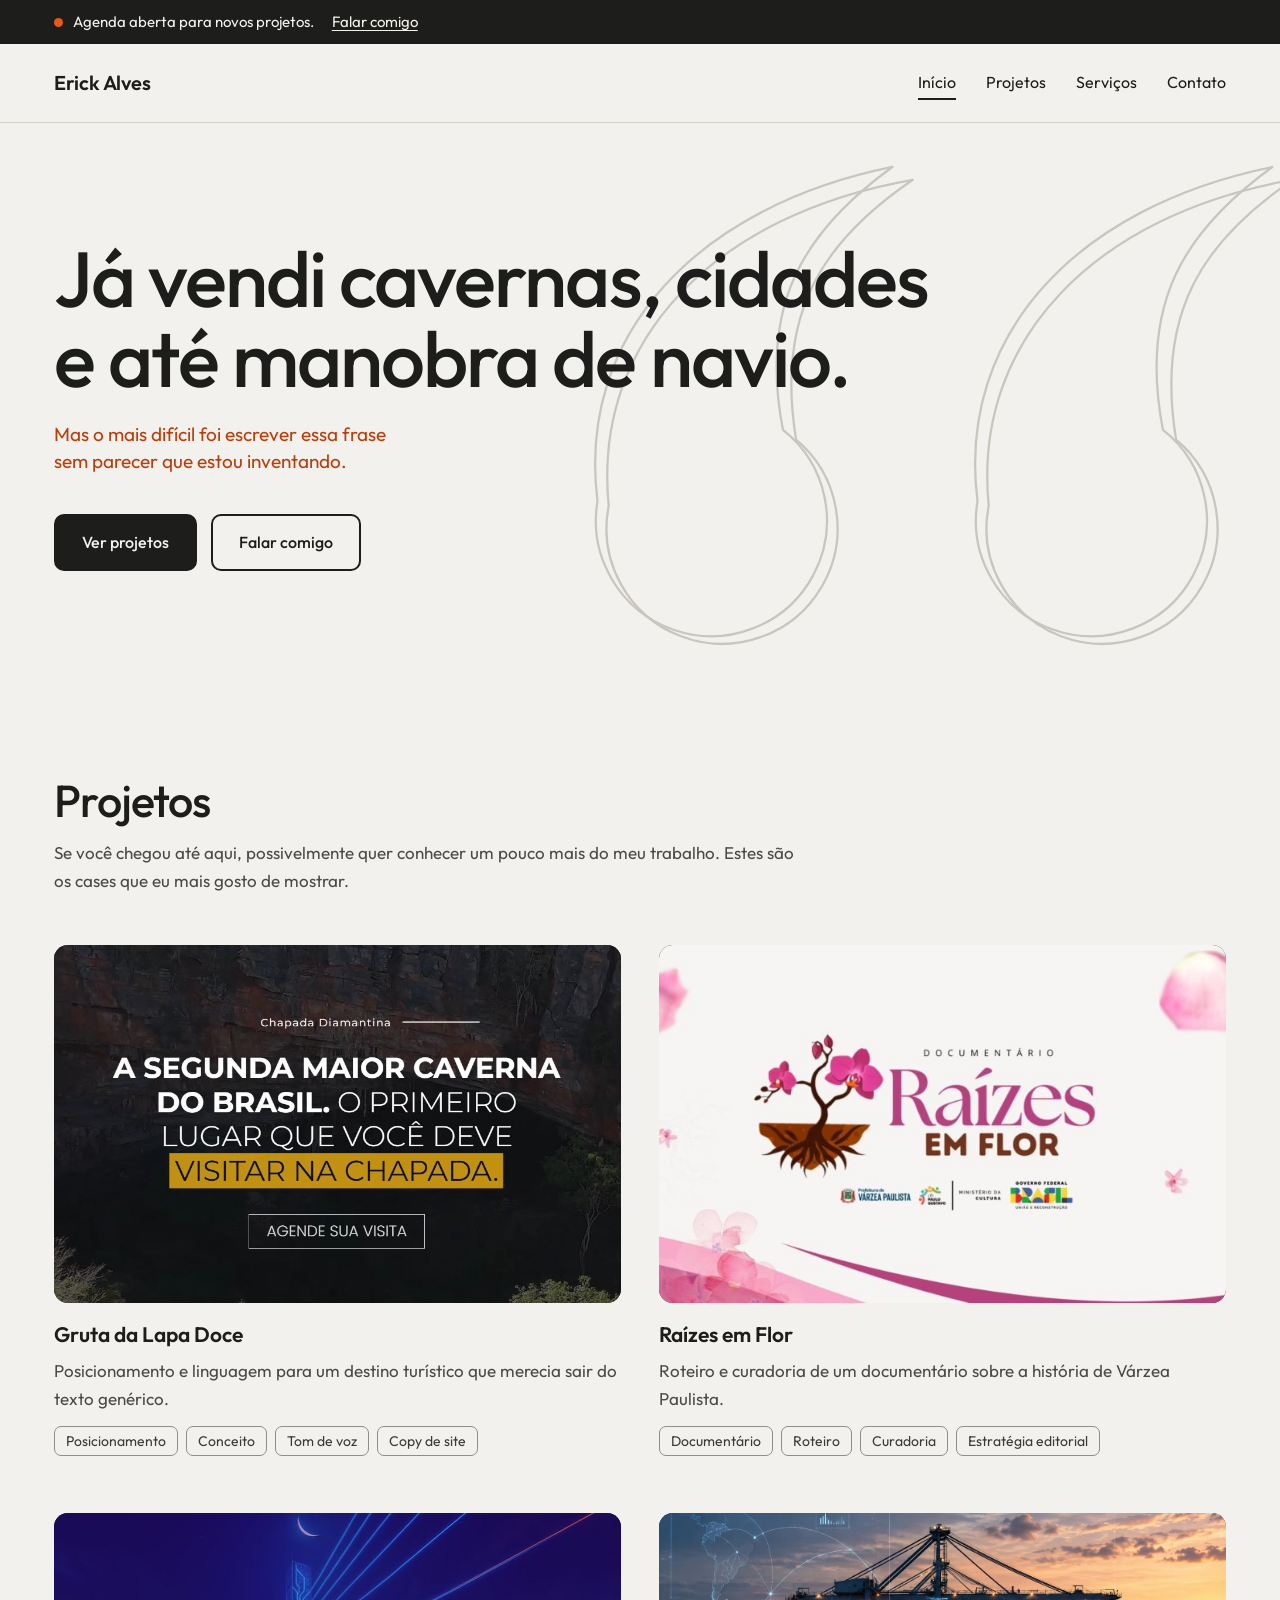
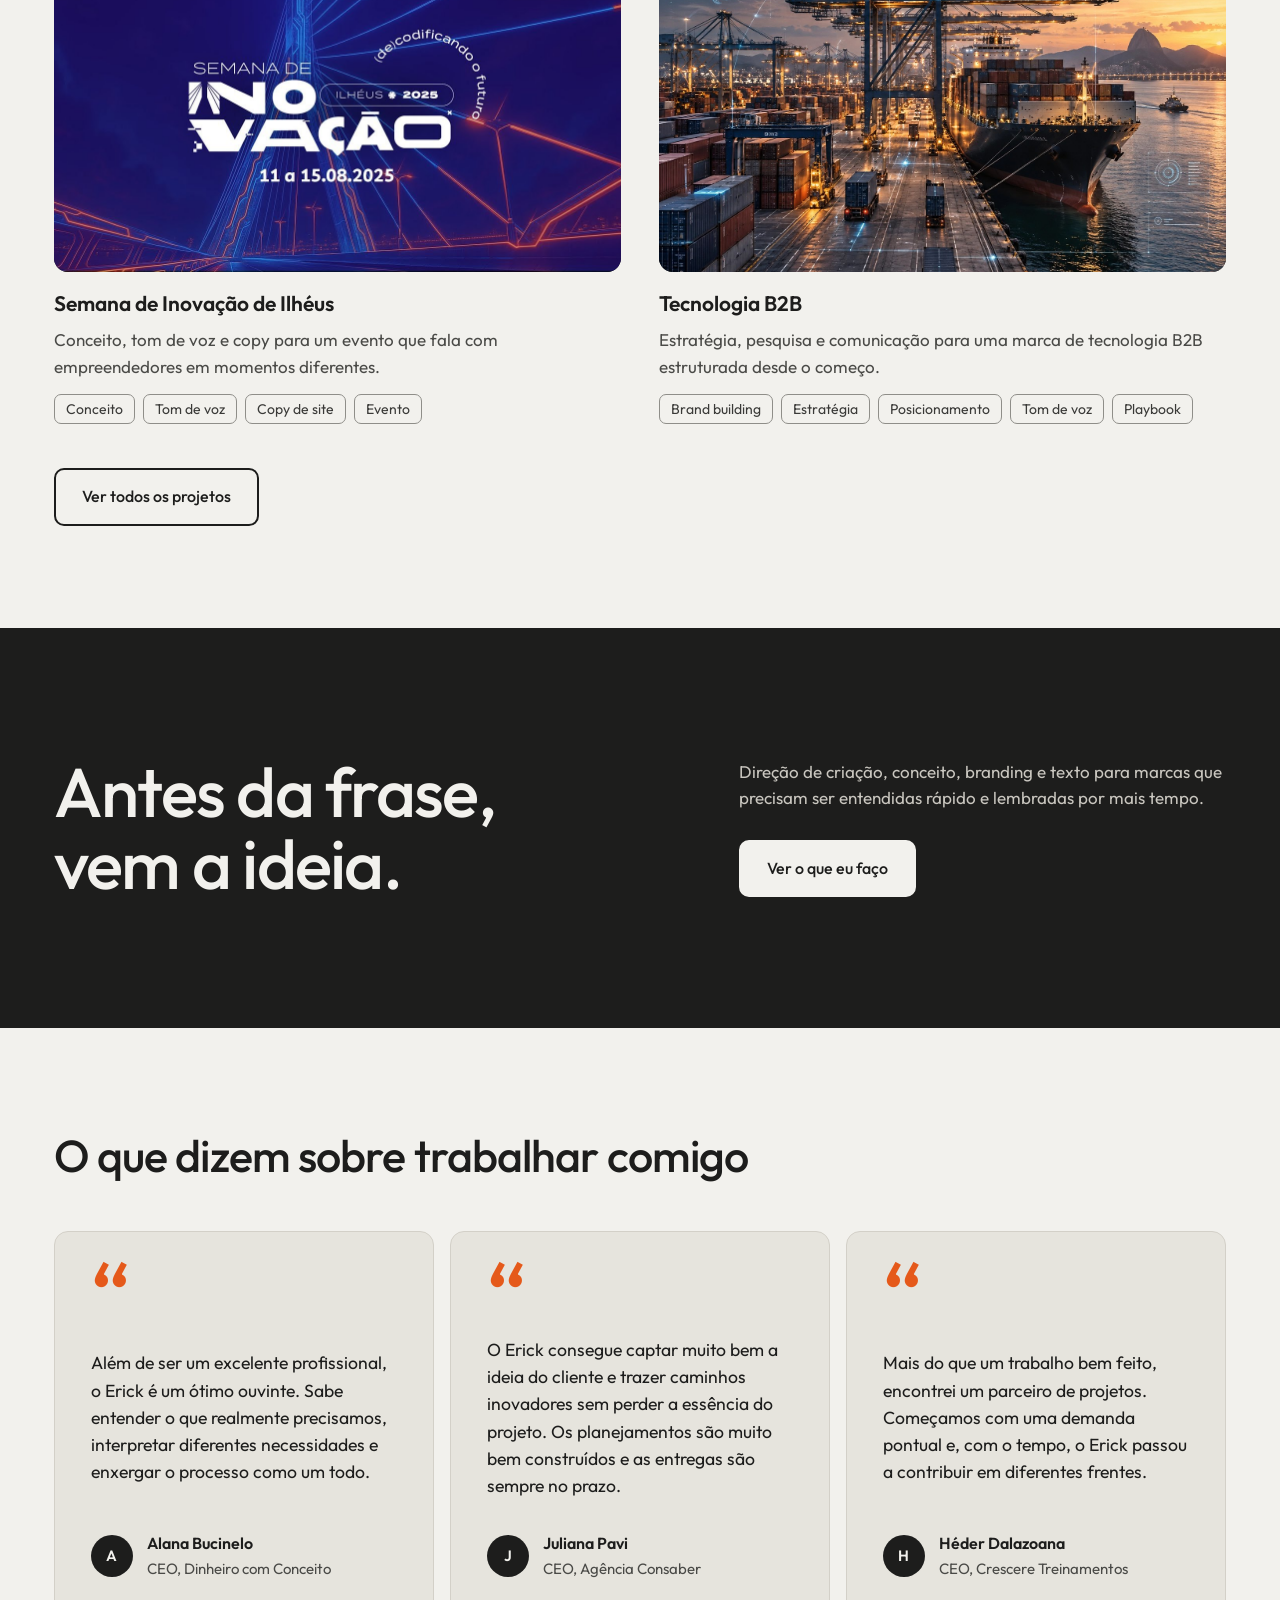
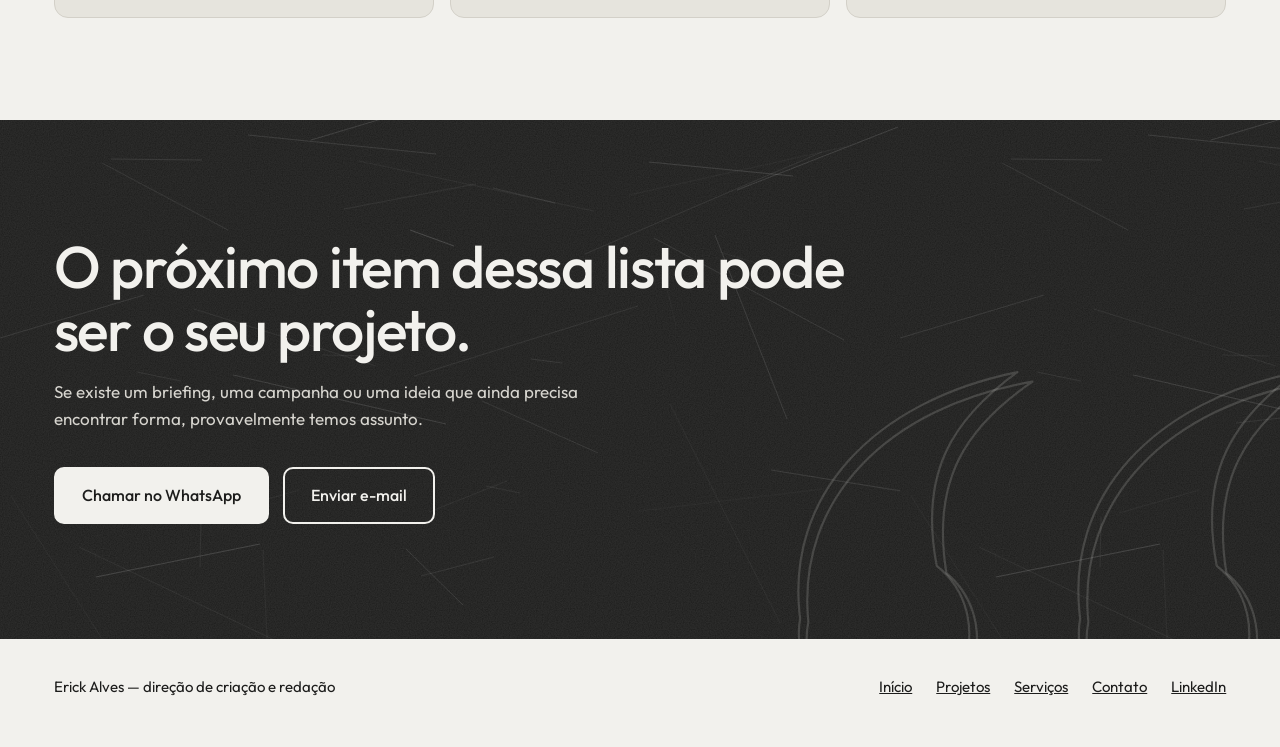
<file: index.html>
<!DOCTYPE html>
<html lang="pt-BR">
<head>
<meta charset="utf-8">
<meta name="viewport" content="width=device-width, initial-scale=1">
<title>Erick Alves — Direção de criação e redação</title>
<meta name="description" content="Diretor de criação e redator. Estratégia, conceito e texto para transformar briefing em comunicação que faz sentido.">
<meta name="theme-color" content="#F2F1ED">
<link rel="icon" href="data:image/svg+xml,%3Csvg xmlns='http://www.w3.org/2000/svg' viewBox='0 0 32 32'%3E%3Crect width='32' height='32' rx='6' fill='%231D1D1C'/%3E%3Ccircle cx='16' cy='16' r='6' fill='%23E5591A'/%3E%3C/svg%3E">
<link rel="preconnect" href="https://fonts.googleapis.com">
<link rel="preconnect" href="https://fonts.gstatic.com" crossorigin>
<link href="https://fonts.googleapis.com/css2?family=Outfit:wght@400;500;600&display=swap" rel="stylesheet">
<link rel="stylesheet" href="assets/css/textura.css">
<link rel="icon" href="favicon.svg" type="image/svg+xml">
<link rel="icon" href="favicon-32.png" type="image/png" sizes="32x32">
<link rel="alternate icon" href="favicon.ico">
<link rel="apple-touch-icon" href="apple-touch-icon.png">
<link rel="stylesheet" href="assets/css/style.css?v=14">
</head>
<body>
<svg width="0" height="0" style="position:absolute" aria-hidden="true" focusable="false"><defs><symbol id="aspas" viewBox="0 0 500 340"><g fill="none" stroke="currentColor" stroke-width="2.2" stroke-linecap="round" stroke-linejoin="round"><g transform="translate(0 0)"><path vector-effect="non-scaling-stroke" d="M 26 238 C 12 128 92 44 220 18 C 162 60 132 108 148 191 A 76 76 0 1 1 26 238 Z "/></g><g transform="translate(7 5) rotate(1.6 100 250)"><path vector-effect="non-scaling-stroke" d="M 26 238 C 12 128 92 44 220 18 C 162 60 132 108 148 191 A 76 76 0 1 1 26 238 Z "/></g><g transform="translate(250 0)"><path vector-effect="non-scaling-stroke" d="M 26 238 C 12 128 92 44 220 18 C 162 60 132 108 148 191 A 76 76 0 1 1 26 238 Z "/></g><g transform="translate(257 5) rotate(1.6 100 250)"><path vector-effect="non-scaling-stroke" d="M 26 238 C 12 128 92 44 220 18 C 162 60 132 108 148 191 A 76 76 0 1 1 26 238 Z "/></g></g></symbol></defs></svg><a class="pular" href="#conteudo">Ir para o conteúdo</a>
<div class="agenda" id="agenda" data-estado="aberta" hidden>
  <div class="wrap agenda-in">
    <span class="agenda-msg"><span class="agenda-ponto" aria-hidden="true"></span><span class="agenda-texto">Agenda aberta para novos projetos.</span></span>
    <a href="contato.html">Falar comigo</a>
  </div>
</div>
<header class="topo">
  <div class="wrap topo-in">
    <a class="marca" href="index.html">Erick Alves</a>
    <nav class="menu" aria-label="Principal">
      <a href="index.html" aria-current="page">Início</a>
      <a href="projetos.html">Projetos</a>
      <a href="servicos.html">Serviços</a>
      <a href="contato.html">Contato</a>
    </nav>
  </div>
</header>
<main id="conteudo">
<section class="abertura" aria-labelledby="h1">
  <svg class="abertura-arte" viewBox="0 0 500 340" aria-hidden="true" focusable="false"><g transform="translate(0 0)"><path class="tr" pathLength="1" d="M 26 238 C 12 128 92 44 220 18 C 162 60 132 108 148 191 A 76 76 0 1 1 26 238 Z "/></g><g transform="translate(250 0)"><path class="tr" pathLength="1" d="M 26 238 C 12 128 92 44 220 18 C 162 60 132 108 148 191 A 76 76 0 1 1 26 238 Z "/></g><g transform="translate(7 5) rotate(1.6 100 250)"><path class="tr" pathLength="1" d="M 26 238 C 12 128 92 44 220 18 C 162 60 132 108 148 191 A 76 76 0 1 1 26 238 Z "/></g><g transform="translate(257 5) rotate(1.6 100 250)"><path class="tr" pathLength="1" d="M 26 238 C 12 128 92 44 220 18 C 162 60 132 108 148 191 A 76 76 0 1 1 26 238 Z "/></g></svg>
  <div class="wrap abertura-txt">
    <h1 id="h1">Já vendi <span class="termo">cavernas</span>, <span class="termo">cidades</span> e até <span class="termo">manobra de navio</span>.</h1>
    <p class="complemento"><span class="linha">Mas o mais difícil foi escrever essa frase</span> <span class="linha">sem parecer que estou inventando.</span></p>
    <div class="btn-linha">
      <a class="btn" href="projetos.html">Ver projetos</a>
      <a class="btn btn--vazado" href="contato.html">Falar comigo</a>
    </div>
  </div>
</section>

<section class="secao" aria-labelledby="proj-t">
  <div class="wrap">
    <div class="secao-cab">
      <h2 id="proj-t">Projetos</h2>
      <p>Se você chegou até aqui, possivelmente quer conhecer um pouco mais do meu trabalho. Estes são os cases que eu mais gosto de mostrar.</p>
    </div>
    <ul class="grade-proj">
      <li data-cat="marca"><a class="proj" href="projeto-gruta-da-lapa-doce.html">
  <div class="painel painel--foto painel--gruta"><img src="assets/img/gruta.jpg" alt="Página da Gruta da Lapa Doce, na Chapada Diamantina" loading="lazy" decoding="async"></div>
  <div class="proj-info">
    <h3>Gruta da Lapa Doce</h3>
    <p>Posicionamento e linguagem para um destino turístico que merecia sair do texto genérico.</p>
    <ul class="etiquetas"><li>Posicionamento</li><li>Conceito</li><li>Tom de voz</li><li>Copy de site</li></ul>
  </div>
</a></li><li data-cat="conteudo"><a class="proj" href="projeto-raizes-em-flor.html">
  <div class="painel painel--foto painel--raizes"><img src="assets/img/raizes.jpg" alt="Cartaz do documentário Raízes em Flor" loading="lazy" decoding="async"></div>
  <div class="proj-info">
    <h3>Raízes em Flor</h3>
    <p>Roteiro e curadoria de um documentário sobre a história de Várzea Paulista.</p>
    <ul class="etiquetas"><li>Documentário</li><li>Roteiro</li><li>Curadoria</li><li>Estratégia editorial</li></ul>
  </div>
</a></li><li data-cat="marca campanha"><a class="proj" href="projeto-semana-de-inovacao-de-ilheus.html">
  <div class="painel painel--foto painel--ilheus"><img src="assets/img/ilheus.jpg" alt="Identidade da Semana de Inovação de Ilhéus 2025" loading="lazy" decoding="async"></div>
  <div class="proj-info">
    <h3>Semana de Inovação de Ilhéus</h3>
    <p>Conceito, tom de voz e copy para um evento que fala com empreendedores em momentos diferentes.</p>
    <ul class="etiquetas"><li>Conceito</li><li>Tom de voz</li><li>Copy de site</li><li>Evento</li></ul>
  </div>
</a></li><li data-cat="marca"><a class="proj" href="projeto-marca-de-tecnologia-b2b.html">
  <div class="painel painel--foto painel--veritek"><img src="assets/img/veritek.jpg" alt="Terminal portuário ao entardecer, com camadas de dados sobre a imagem" loading="lazy" decoding="async"></div>
  <div class="proj-info">
    <h3>Tecnologia B2B</h3>
    <p>Estratégia, pesquisa e comunicação para uma marca de tecnologia B2B estruturada desde o começo.</p>
    <ul class="etiquetas"><li>Brand building</li><li>Estratégia</li><li>Posicionamento</li><li>Tom de voz</li><li>Playbook</li></ul>
  </div>
</a></li>
    </ul>
    <a class="mais btn btn--vazado" style="margin-top:44px" href="projetos.html">Ver todos os projetos</a>
  </div>
</section>

<section class="secao secao-serv" aria-labelledby="pensa-t">
  <div class="wrap serv-chamada">
    <h2 id="pensa-t">Antes da frase, vem a ideia.</h2>
    <div class="serv-lado">
      <p>Direção de criação, conceito, branding e texto para marcas que precisam ser entendidas rápido e lembradas por mais tempo.</p>
      <a class="btn" href="servicos.html">Ver o que eu faço</a>
    </div>
  </div>
</section>

<section class="secao" aria-labelledby="dep-t">
  <div class="wrap">
    <div class="secao-cab"><h2 id="dep-t">O que dizem sobre trabalhar comigo</h2></div>
    <div class="depoimentos">
      <figure class="dep-card"><span class="dep-aspas" aria-hidden="true">“</span><blockquote><p>Além de ser um excelente profissional, o Erick é um ótimo ouvinte. Sabe entender o que realmente precisamos, interpretar diferentes necessidades e enxergar o processo como um todo.</p></blockquote><figcaption><span class="dep-ini" aria-hidden="true">A</span><span><strong>Alana Bucinelo</strong>CEO, Dinheiro com Conceito</span></figcaption></figure><figure class="dep-card"><span class="dep-aspas" aria-hidden="true">“</span><blockquote><p>O Erick consegue captar muito bem a ideia do cliente e trazer caminhos inovadores sem perder a essência do projeto. Os planejamentos são muito bem construídos e as entregas são sempre no prazo.</p></blockquote><figcaption><span class="dep-ini" aria-hidden="true">J</span><span><strong>Juliana Pavi</strong>CEO, Agência Consaber</span></figcaption></figure><figure class="dep-card"><span class="dep-aspas" aria-hidden="true">“</span><blockquote><p>Mais do que um trabalho bem feito, encontrei um parceiro de projetos. Começamos com uma demanda pontual e, com o tempo, o Erick passou a contribuir em diferentes frentes.</p></blockquote><figcaption><span class="dep-ini" aria-hidden="true">H</span><span><strong>Héder Dalazoana</strong>CEO, Crescere Treinamentos</span></figcaption></figure>
    </div>
  </div>
</section>

<section class="fecho texturado" aria-labelledby="fecho-t">
  <svg class="fecho-arte" viewBox="0 0 500 340" aria-hidden="true" focusable="false"><use href="#aspas"/></svg>
  <canvas class="giz" aria-hidden="true"></canvas>
  <div class="wrap fecho-in">
    <h2 id="fecho-t">O próximo item dessa lista pode ser o seu projeto.</h2>
    <p>Se existe um briefing, uma campanha ou uma ideia que ainda precisa encontrar forma, provavelmente temos assunto.</p>
    <div class="btn-linha">
      <a class="btn" href="https://wa.me/5511947955115" target="_blank" rel="noopener">Chamar no WhatsApp</a>
      <a class="btn btn--vazado" href="mailto:erickalves.copy@gmail.com">Enviar e-mail</a>
    </div>
  </div>
</section>

</main>
<footer class="rodape">
  <div class="wrap rodape-in">
    <p>Erick Alves — direção de criação e redação</p>
    <ul>
      <li><a href="index.html">Início</a></li>
      <li><a href="projetos.html">Projetos</a></li>
      <li><a href="servicos.html">Serviços</a></li>
      <li><a href="contato.html">Contato</a></li>
      <li><a href="https://www.linkedin.com/in/eacopy/" target="_blank" rel="noopener">LinkedIn</a></li>
    </ul>
  </div>
</footer>
<div class="cursor-chip" aria-hidden="true">Ver projeto</div>
<script src="assets/js/config.js"></script>
<script src="assets/js/site.js"></script>
<script src="assets/js/interacoes.js"></script>
</body>
</html>
</file>
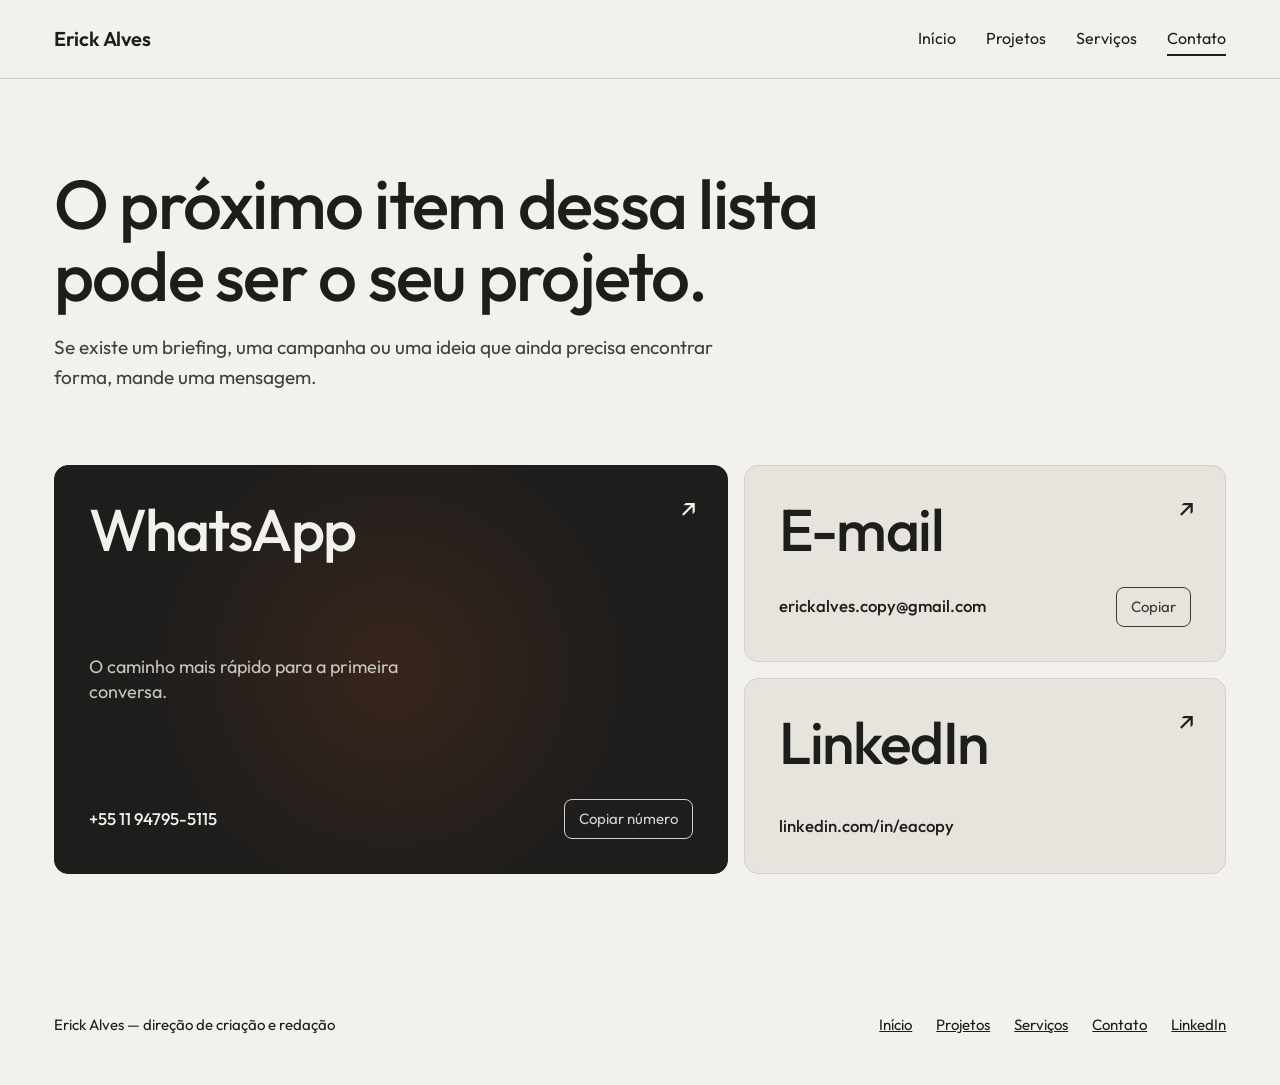
<file: contato.html>
<!DOCTYPE html>
<html lang="pt-BR">
<head>
<meta charset="utf-8">
<meta name="viewport" content="width=device-width, initial-scale=1">
<title>Contato — Erick Alves</title>
<meta name="description" content="Fale com Erick Alves sobre um briefing, uma campanha ou uma ideia.">
<meta name="theme-color" content="#F2F1ED">
<link rel="icon" href="data:image/svg+xml,%3Csvg xmlns='http://www.w3.org/2000/svg' viewBox='0 0 32 32'%3E%3Crect width='32' height='32' rx='6' fill='%231D1D1C'/%3E%3Ccircle cx='16' cy='16' r='6' fill='%23E5591A'/%3E%3C/svg%3E">
<link rel="preconnect" href="https://fonts.googleapis.com">
<link rel="preconnect" href="https://fonts.gstatic.com" crossorigin>
<link href="https://fonts.googleapis.com/css2?family=Outfit:wght@400;500;600&display=swap" rel="stylesheet">
<link rel="stylesheet" href="assets/css/textura.css">
<link rel="icon" href="favicon.svg" type="image/svg+xml">
<link rel="icon" href="favicon-32.png" type="image/png" sizes="32x32">
<link rel="alternate icon" href="favicon.ico">
<link rel="apple-touch-icon" href="apple-touch-icon.png">
<link rel="stylesheet" href="assets/css/style.css?v=14">
</head>
<body>
<svg width="0" height="0" style="position:absolute" aria-hidden="true" focusable="false"><defs><symbol id="aspas" viewBox="0 0 500 340"><g fill="none" stroke="currentColor" stroke-width="2.2" stroke-linecap="round" stroke-linejoin="round"><g transform="translate(0 0)"><path vector-effect="non-scaling-stroke" d="M 26 238 C 12 128 92 44 220 18 C 162 60 132 108 148 191 A 76 76 0 1 1 26 238 Z "/></g><g transform="translate(7 5) rotate(1.6 100 250)"><path vector-effect="non-scaling-stroke" d="M 26 238 C 12 128 92 44 220 18 C 162 60 132 108 148 191 A 76 76 0 1 1 26 238 Z "/></g><g transform="translate(250 0)"><path vector-effect="non-scaling-stroke" d="M 26 238 C 12 128 92 44 220 18 C 162 60 132 108 148 191 A 76 76 0 1 1 26 238 Z "/></g><g transform="translate(257 5) rotate(1.6 100 250)"><path vector-effect="non-scaling-stroke" d="M 26 238 C 12 128 92 44 220 18 C 162 60 132 108 148 191 A 76 76 0 1 1 26 238 Z "/></g></g></symbol></defs></svg><a class="pular" href="#conteudo">Ir para o conteúdo</a>
<header class="topo">
  <div class="wrap topo-in">
    <a class="marca" href="index.html">Erick Alves</a>
    <nav class="menu" aria-label="Principal">
      <a href="index.html">Início</a>
      <a href="projetos.html">Projetos</a>
      <a href="servicos.html">Serviços</a>
      <a href="contato.html" aria-current="page">Contato</a>
    </nav>
  </div>
</header>
<main id="conteudo">
<div class="wrap">
  <header class="cab-pag">
    <h1 class="titulo-pag" style="max-width:13em">O próximo item dessa lista pode ser o seu projeto.</h1>
    <p class="intro">Se existe um briefing, uma campanha ou uma ideia que ainda precisa encontrar forma, mande uma mensagem.</p>
  </header>
  <ul class="cont">
    <li class="cont-card cont-card--zap">
      <a class="cont-link" href="https://wa.me/5511947955115" target="_blank" rel="noopener" aria-label="Chamar no WhatsApp"><h2>WhatsApp</h2></a>
      <p>O caminho mais rápido para a primeira conversa.</p>
      <div class="cont-pe"><span class="cont-dado">+55 11 94795-5115</span><button type="button" class="copiar" data-copiar="+55 11 94795-5115">Copiar número</button></div>
      <span class="cont-seta" aria-hidden="true">↗</span>
    </li>
    <li class="cont-card">
      <a class="cont-link" href="mailto:erickalves.copy@gmail.com" aria-label="Enviar e-mail"><h2>E-mail</h2></a>
      <div class="cont-pe"><span class="cont-dado">erickalves.copy@gmail.com</span><button type="button" class="copiar" data-copiar="erickalves.copy@gmail.com">Copiar</button></div>
      <span class="cont-seta" aria-hidden="true">↗</span>
    </li>
    <li class="cont-card">
      <a class="cont-link" href="https://www.linkedin.com/in/eacopy/" target="_blank" rel="noopener" aria-label="Abrir LinkedIn"><h2>LinkedIn</h2></a>
      <div class="cont-pe"><span class="cont-dado">linkedin.com/in/eacopy</span></div>
      <span class="cont-seta" aria-hidden="true">↗</span>
    </li>
  </ul>
</div>
</main>
<footer class="rodape">
  <div class="wrap rodape-in">
    <p>Erick Alves — direção de criação e redação</p>
    <ul>
      <li><a href="index.html">Início</a></li>
      <li><a href="projetos.html">Projetos</a></li>
      <li><a href="servicos.html">Serviços</a></li>
      <li><a href="contato.html">Contato</a></li>
      <li><a href="https://www.linkedin.com/in/eacopy/" target="_blank" rel="noopener">LinkedIn</a></li>
    </ul>
  </div>
</footer>
<div class="cursor-chip" aria-hidden="true">Ver projeto</div>
<script src="assets/js/config.js"></script>
<script src="assets/js/site.js"></script>
<script src="assets/js/interacoes.js"></script>
</body>
</html>
</file>
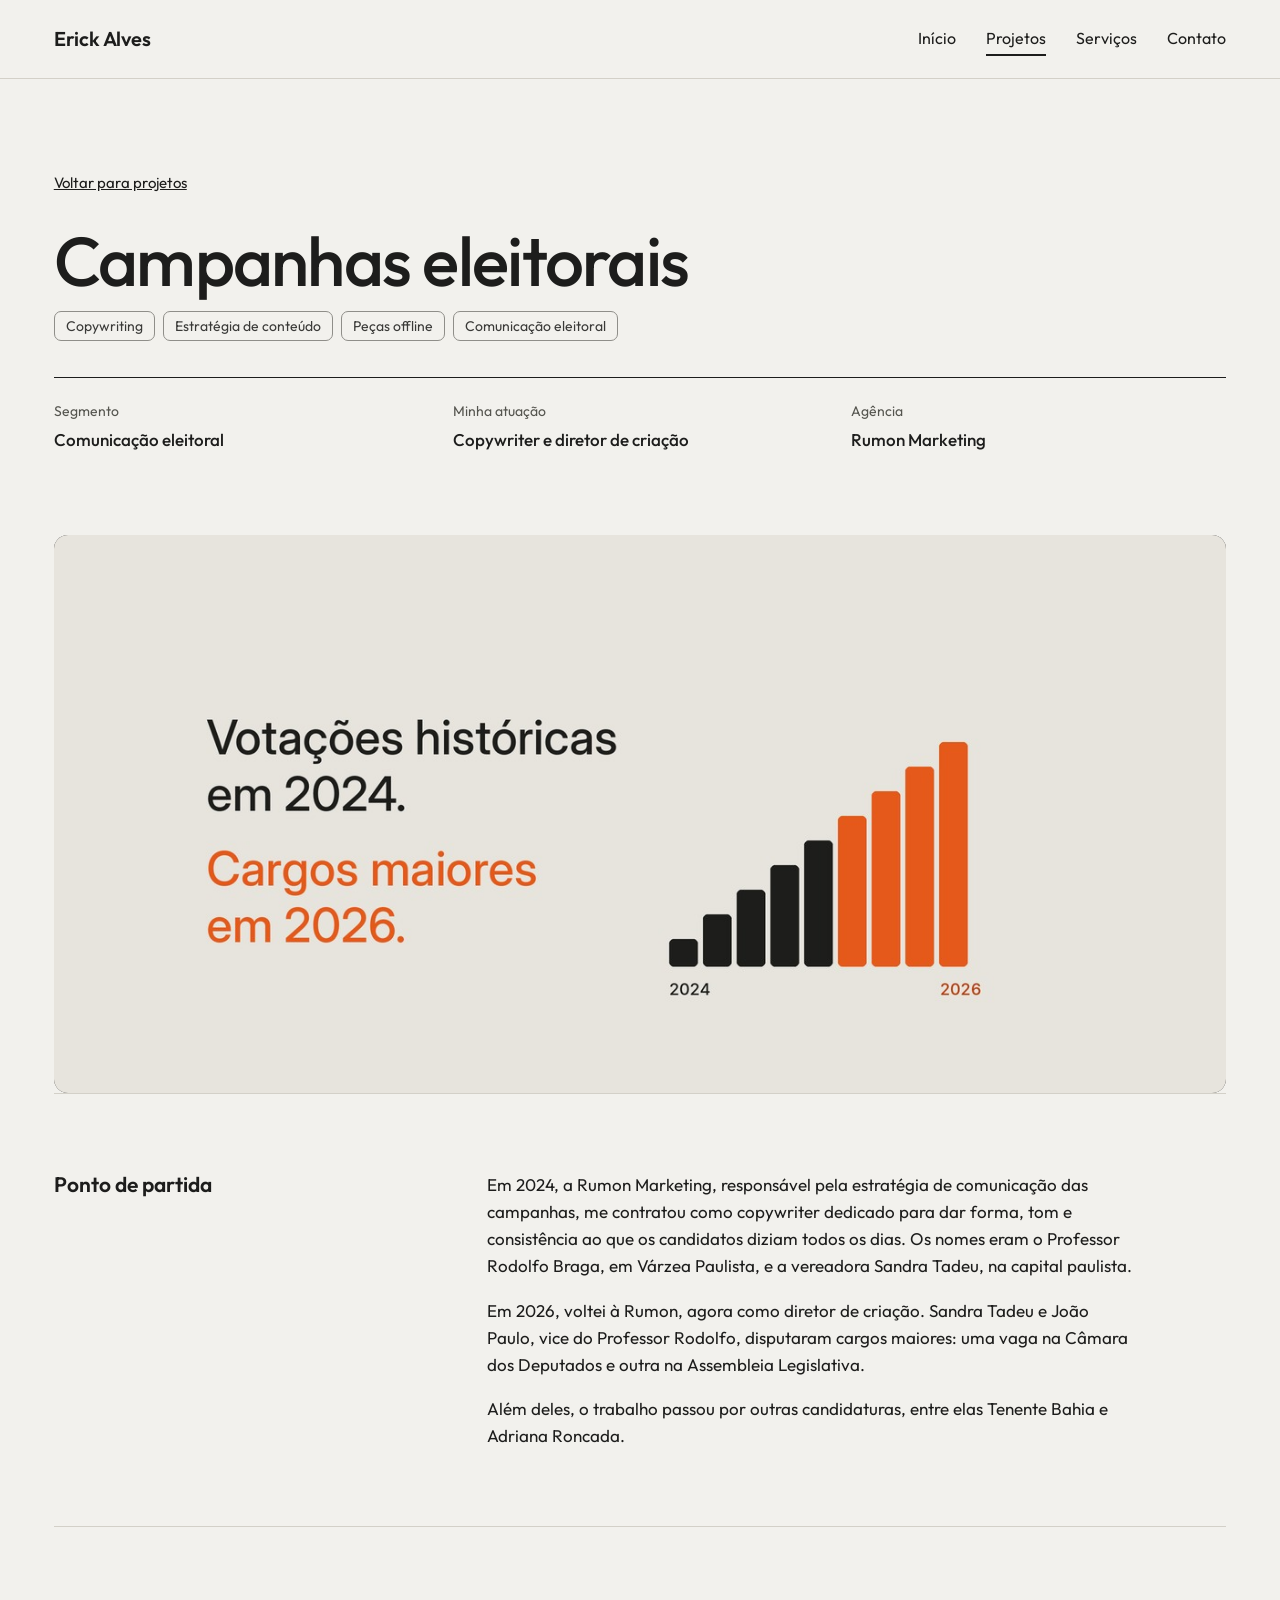
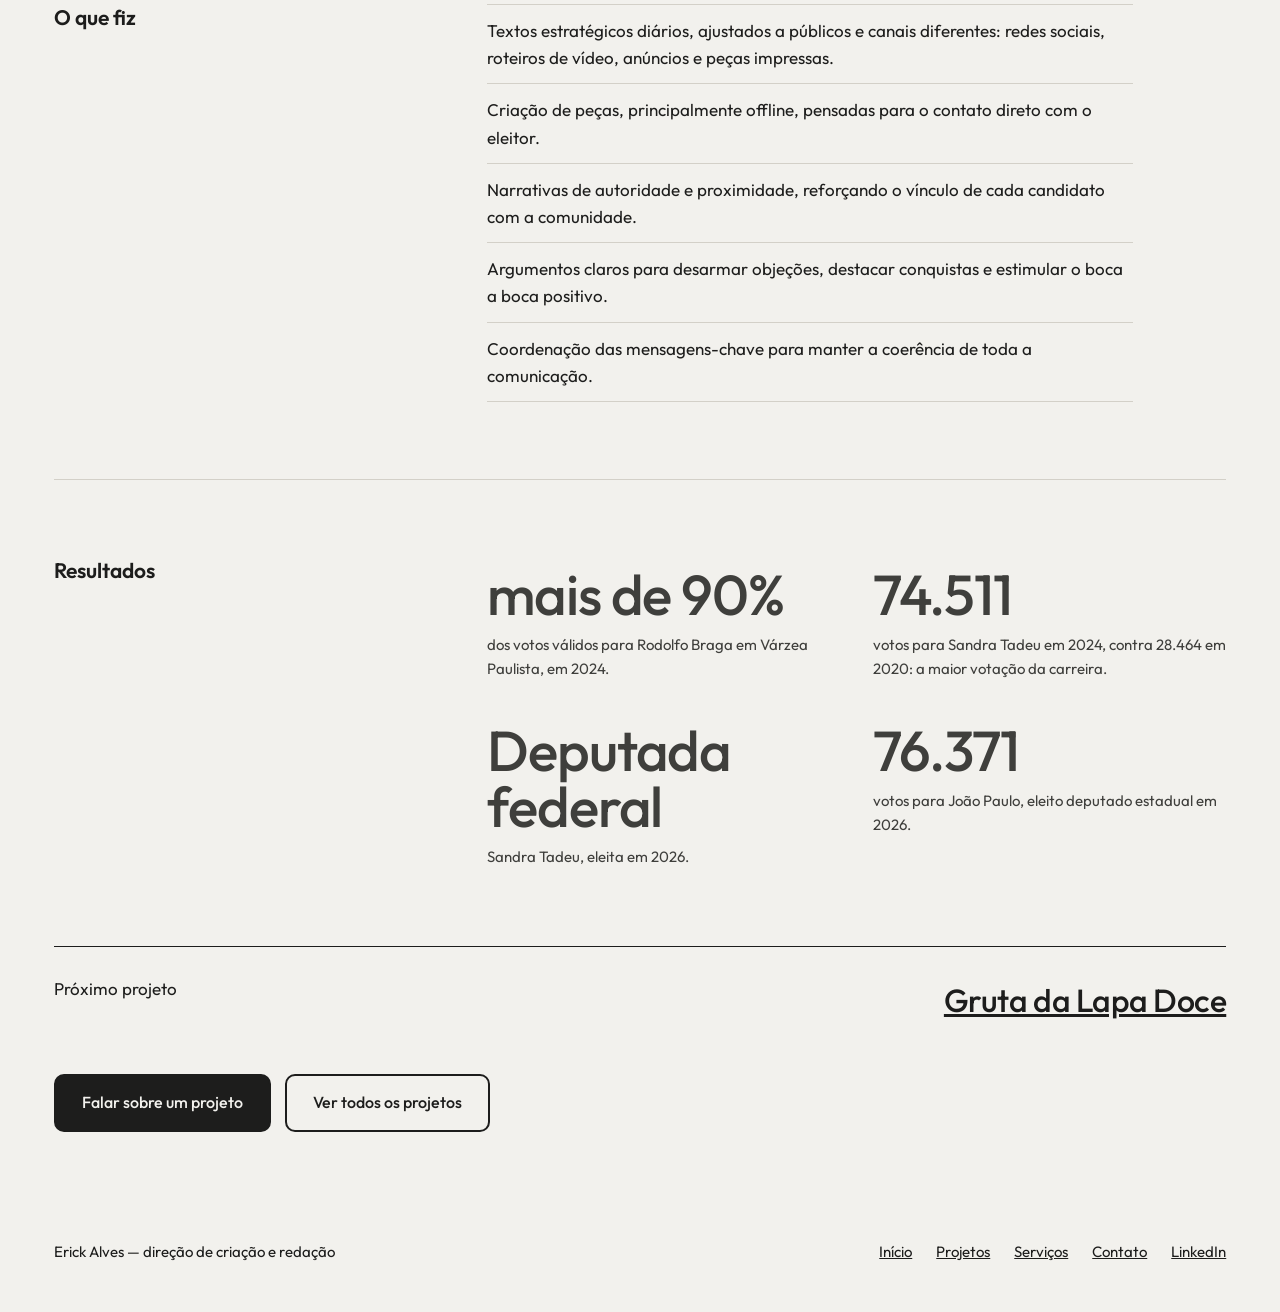
<file: projeto-campanhas-eleitorais.html>
<!DOCTYPE html>
<html lang="pt-BR">
<head>
<meta charset="utf-8">
<meta name="viewport" content="width=device-width, initial-scale=1">
<title>Campanhas eleitorais — Erick Alves</title>
<meta name="description" content="Comunicação para campanhas em 2024 e 2026, com votações históricas e candidatos eleitos para cargos maiores.">
<meta name="theme-color" content="#F2F1ED">
<link rel="icon" href="data:image/svg+xml,%3Csvg xmlns='http://www.w3.org/2000/svg' viewBox='0 0 32 32'%3E%3Crect width='32' height='32' rx='6' fill='%231D1D1C'/%3E%3Ccircle cx='16' cy='16' r='6' fill='%23E5591A'/%3E%3C/svg%3E">
<link rel="preconnect" href="https://fonts.googleapis.com">
<link rel="preconnect" href="https://fonts.gstatic.com" crossorigin>
<link href="https://fonts.googleapis.com/css2?family=Outfit:wght@400;500;600&display=swap" rel="stylesheet">
<link rel="stylesheet" href="assets/css/textura.css">
<link rel="icon" href="favicon.svg" type="image/svg+xml">
<link rel="icon" href="favicon-32.png" type="image/png" sizes="32x32">
<link rel="alternate icon" href="favicon.ico">
<link rel="apple-touch-icon" href="apple-touch-icon.png">
<link rel="stylesheet" href="assets/css/style.css?v=14">
</head>
<body>
<svg width="0" height="0" style="position:absolute" aria-hidden="true" focusable="false"><defs><symbol id="aspas" viewBox="0 0 500 340"><g fill="none" stroke="currentColor" stroke-width="2.2" stroke-linecap="round" stroke-linejoin="round"><g transform="translate(0 0)"><path vector-effect="non-scaling-stroke" d="M 26 238 C 12 128 92 44 220 18 C 162 60 132 108 148 191 A 76 76 0 1 1 26 238 Z "/></g><g transform="translate(7 5) rotate(1.6 100 250)"><path vector-effect="non-scaling-stroke" d="M 26 238 C 12 128 92 44 220 18 C 162 60 132 108 148 191 A 76 76 0 1 1 26 238 Z "/></g><g transform="translate(250 0)"><path vector-effect="non-scaling-stroke" d="M 26 238 C 12 128 92 44 220 18 C 162 60 132 108 148 191 A 76 76 0 1 1 26 238 Z "/></g><g transform="translate(257 5) rotate(1.6 100 250)"><path vector-effect="non-scaling-stroke" d="M 26 238 C 12 128 92 44 220 18 C 162 60 132 108 148 191 A 76 76 0 1 1 26 238 Z "/></g></g></symbol></defs></svg><a class="pular" href="#conteudo">Ir para o conteúdo</a>
<header class="topo">
  <div class="wrap topo-in">
    <a class="marca" href="index.html">Erick Alves</a>
    <nav class="menu" aria-label="Principal">
      <a href="index.html">Início</a>
      <a href="projetos.html" aria-current="page">Projetos</a>
      <a href="servicos.html">Serviços</a>
      <a href="contato.html">Contato</a>
    </nav>
  </div>
</header>
<main id="conteudo">
<div class="progresso" aria-hidden="true"><span></span></div>
<div class="wrap">
  <header class="cab-pag">
    <a class="volta" href="projetos.html">Voltar para projetos</a>
    <h1 class="titulo-pag">Campanhas eleitorais</h1>
    <ul class="etiquetas"><li>Copywriting</li><li>Estratégia de conteúdo</li><li>Peças offline</li><li>Comunicação eleitoral</li></ul>
    <dl class="caso-meta"><div><dt>Segmento</dt><dd>Comunicação eleitoral</dd></div><div><dt>Minha atuação</dt><dd>Copywriter e diretor de criação</dd></div><div><dt>Agência</dt><dd>Rumon Marketing</dd></div></dl>
  </header>
  <div class="caso-capa"><div class="painel painel--foto painel--campanhas"><picture><source media="(max-width: 680px)" srcset="assets/img/campanhas-card.jpg"><img src="assets/img/campanhas.jpg" alt="Escada de barras crescendo de 2024 a 2026, com a frase: votações históricas em 2024, cargos maiores em 2026" loading="lazy" decoding="async"></picture></div></div>
  <section class="caso-corpo"><h2>Ponto de partida</h2><div class="texto"><p>Em 2024, a Rumon Marketing, responsável pela estratégia de comunicação das campanhas, me contratou como copywriter dedicado para dar forma, tom e consistência ao que os candidatos diziam todos os dias. Os nomes eram o Professor Rodolfo Braga, em Várzea Paulista, e a vereadora Sandra Tadeu, na capital paulista.</p><p>Em 2026, voltei à Rumon, agora como diretor de criação. Sandra Tadeu e João Paulo, vice do Professor Rodolfo, disputaram cargos maiores: uma vaga na Câmara dos Deputados e outra na Assembleia Legislativa.</p><p>Além deles, o trabalho passou por outras candidaturas, entre elas Tenente Bahia e Adriana Roncada.</p></div></section><section class="caso-corpo"><h2>O que fiz</h2><ul class="lista-trab texto"><li>Textos estratégicos diários, ajustados a públicos e canais diferentes: redes sociais, roteiros de vídeo, anúncios e peças impressas.</li><li>Criação de peças, principalmente offline, pensadas para o contato direto com o eleitor.</li><li>Narrativas de autoridade e proximidade, reforçando o vínculo de cada candidato com a comunidade.</li><li>Argumentos claros para desarmar objeções, destacar conquistas e estimular o boca a boca positivo.</li><li>Coordenação das mensagens-chave para manter a coerência de toda a comunicação.</li></ul></section><section class="caso-corpo"><h2>Resultados</h2><div class="numeros"><div><p class="n">mais de 90%</p><p>dos votos válidos para Rodolfo Braga em Várzea Paulista, em 2024.</p></div><div><p class="n">74.511</p><p>votos para Sandra Tadeu em 2024, contra 28.464 em 2020: a maior votação da carreira.</p></div><div><p class="n">Deputada federal</p><p>Sandra Tadeu, eleita em 2026.</p></div><div><p class="n">76.371</p><p>votos para João Paulo, eleito deputado estadual em 2026.</p></div></div></section>
  <div class="proximo">
    <p>Próximo projeto</p>
    <a href="projeto-gruta-da-lapa-doce.html">Gruta da Lapa Doce</a>
  </div>
  <div class="btn-linha" style="margin:48px 0 72px">
    <a class="btn" href="contato.html">Falar sobre um projeto</a>
    <a class="btn btn--vazado" href="projetos.html">Ver todos os projetos</a>
  </div>
</div>
</main>
<footer class="rodape">
  <div class="wrap rodape-in">
    <p>Erick Alves — direção de criação e redação</p>
    <ul>
      <li><a href="index.html">Início</a></li>
      <li><a href="projetos.html">Projetos</a></li>
      <li><a href="servicos.html">Serviços</a></li>
      <li><a href="contato.html">Contato</a></li>
      <li><a href="https://www.linkedin.com/in/eacopy/" target="_blank" rel="noopener">LinkedIn</a></li>
    </ul>
  </div>
</footer>
<div class="cursor-chip" aria-hidden="true">Ver projeto</div>
<script src="assets/js/config.js"></script>
<script src="assets/js/site.js"></script>
<script src="assets/js/interacoes.js"></script>
</body>
</html>
</file>
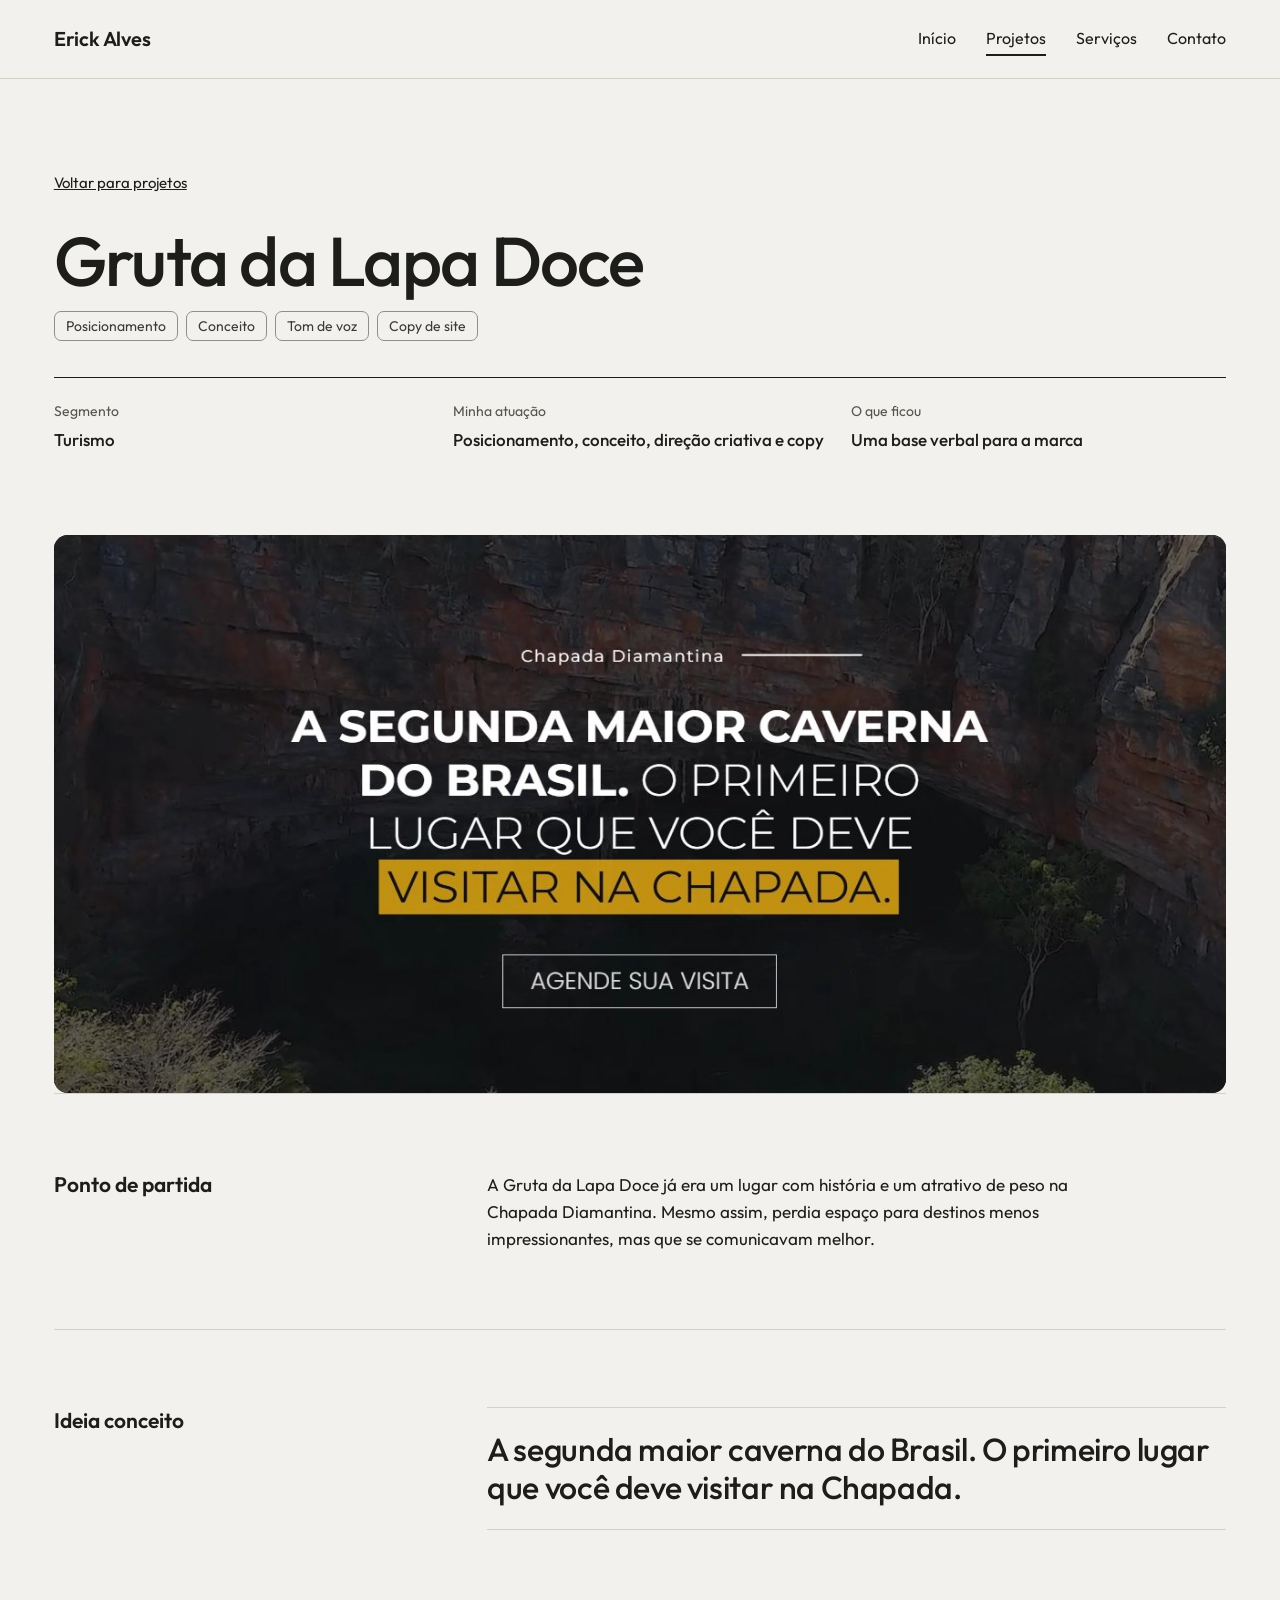
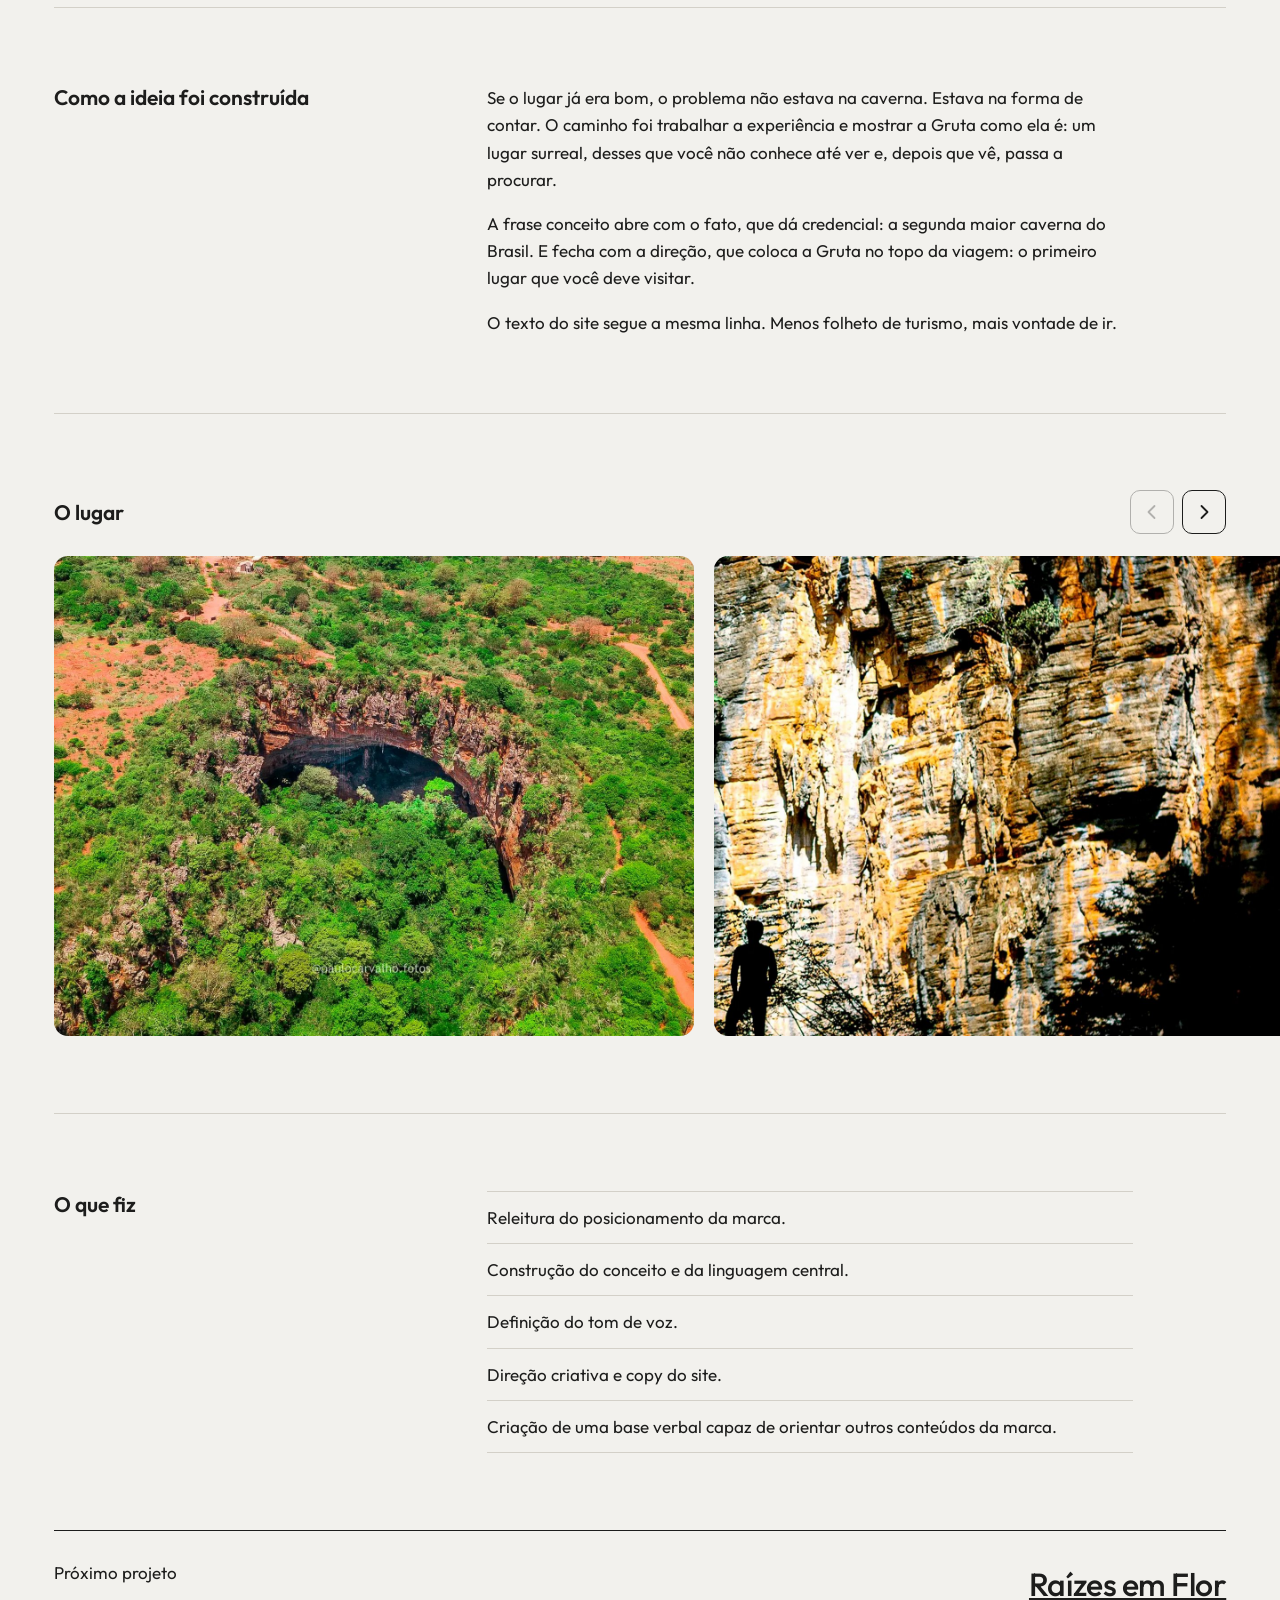
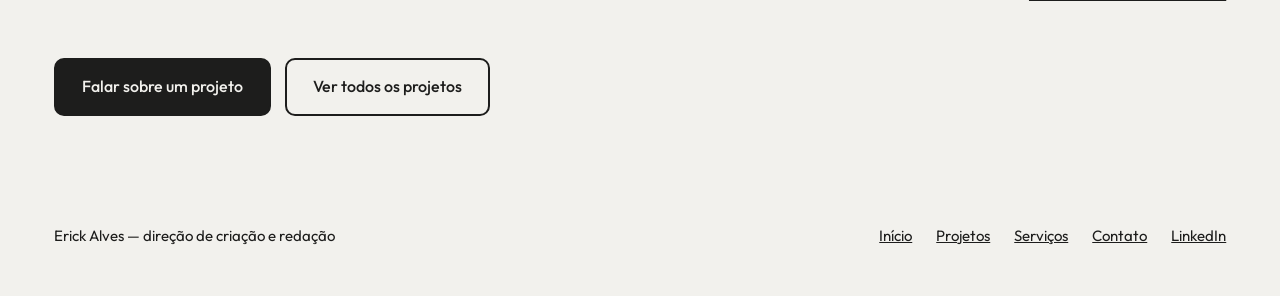
<file: projeto-gruta-da-lapa-doce.html>
<!DOCTYPE html>
<html lang="pt-BR">
<head>
<meta charset="utf-8">
<meta name="viewport" content="width=device-width, initial-scale=1">
<title>Gruta da Lapa Doce — Erick Alves</title>
<meta name="description" content="Posicionamento e linguagem para um destino turístico que merecia sair do texto genérico.">
<meta name="theme-color" content="#F2F1ED">
<link rel="icon" href="data:image/svg+xml,%3Csvg xmlns='http://www.w3.org/2000/svg' viewBox='0 0 32 32'%3E%3Crect width='32' height='32' rx='6' fill='%231D1D1C'/%3E%3Ccircle cx='16' cy='16' r='6' fill='%23E5591A'/%3E%3C/svg%3E">
<link rel="preconnect" href="https://fonts.googleapis.com">
<link rel="preconnect" href="https://fonts.gstatic.com" crossorigin>
<link href="https://fonts.googleapis.com/css2?family=Outfit:wght@400;500;600&display=swap" rel="stylesheet">
<link rel="stylesheet" href="assets/css/textura.css">
<link rel="icon" href="favicon.svg" type="image/svg+xml">
<link rel="icon" href="favicon-32.png" type="image/png" sizes="32x32">
<link rel="alternate icon" href="favicon.ico">
<link rel="apple-touch-icon" href="apple-touch-icon.png">
<link rel="stylesheet" href="assets/css/style.css?v=14">
</head>
<body>
<svg width="0" height="0" style="position:absolute" aria-hidden="true" focusable="false"><defs><symbol id="aspas" viewBox="0 0 500 340"><g fill="none" stroke="currentColor" stroke-width="2.2" stroke-linecap="round" stroke-linejoin="round"><g transform="translate(0 0)"><path vector-effect="non-scaling-stroke" d="M 26 238 C 12 128 92 44 220 18 C 162 60 132 108 148 191 A 76 76 0 1 1 26 238 Z "/></g><g transform="translate(7 5) rotate(1.6 100 250)"><path vector-effect="non-scaling-stroke" d="M 26 238 C 12 128 92 44 220 18 C 162 60 132 108 148 191 A 76 76 0 1 1 26 238 Z "/></g><g transform="translate(250 0)"><path vector-effect="non-scaling-stroke" d="M 26 238 C 12 128 92 44 220 18 C 162 60 132 108 148 191 A 76 76 0 1 1 26 238 Z "/></g><g transform="translate(257 5) rotate(1.6 100 250)"><path vector-effect="non-scaling-stroke" d="M 26 238 C 12 128 92 44 220 18 C 162 60 132 108 148 191 A 76 76 0 1 1 26 238 Z "/></g></g></symbol></defs></svg><a class="pular" href="#conteudo">Ir para o conteúdo</a>
<header class="topo">
  <div class="wrap topo-in">
    <a class="marca" href="index.html">Erick Alves</a>
    <nav class="menu" aria-label="Principal">
      <a href="index.html">Início</a>
      <a href="projetos.html" aria-current="page">Projetos</a>
      <a href="servicos.html">Serviços</a>
      <a href="contato.html">Contato</a>
    </nav>
  </div>
</header>
<main id="conteudo">
<div class="progresso" aria-hidden="true"><span></span></div>
<div class="wrap">
  <header class="cab-pag">
    <a class="volta" href="projetos.html">Voltar para projetos</a>
    <h1 class="titulo-pag">Gruta da Lapa Doce</h1>
    <ul class="etiquetas"><li>Posicionamento</li><li>Conceito</li><li>Tom de voz</li><li>Copy de site</li></ul>
    <dl class="caso-meta"><div><dt>Segmento</dt><dd>Turismo</dd></div><div><dt>Minha atuação</dt><dd>Posicionamento, conceito, direção criativa e copy</dd></div><div><dt>O que ficou</dt><dd>Uma base verbal para a marca</dd></div></dl>
  </header>
  <div class="caso-capa"><div class="painel painel--foto painel--gruta"><img src="assets/img/gruta.jpg" alt="Página da Gruta da Lapa Doce, na Chapada Diamantina" loading="lazy" decoding="async"></div></div>
  <section class="caso-corpo"><h2>Ponto de partida</h2><div class="texto"><p>A Gruta da Lapa Doce já era um lugar com história e um atrativo de peso na Chapada Diamantina. Mesmo assim, perdia espaço para destinos menos impressionantes, mas que se comunicavam melhor.</p></div></section><section class="caso-corpo"><h2>Ideia conceito</h2><div class="linhas"><blockquote>A segunda maior caverna do Brasil. O primeiro lugar que você deve visitar na Chapada.</blockquote></div></section><section class="caso-corpo"><h2>Como a ideia foi construída</h2><div class="texto"><p>Se o lugar já era bom, o problema não estava na caverna. Estava na forma de contar. O caminho foi trabalhar a experiência e mostrar a Gruta como ela é: um lugar surreal, desses que você não conhece até ver e, depois que vê, passa a procurar.</p><p>A frase conceito abre com o fato, que dá credencial: a segunda maior caverna do Brasil. E fecha com a direção, que coloca a Gruta no topo da viagem: o primeiro lugar que você deve visitar.</p><p>O texto do site segue a mesma linha. Menos folheto de turismo, mais vontade de ir.</p></div></section><section class="galeria" aria-label="O lugar">
  <div class="galeria-cab"><h2>O lugar</h2>
      <div class="galeria-setas">
        <button type="button" class="seta seta--ant" aria-label="Foto anterior"><svg viewBox="0 0 20 20" aria-hidden="true"><path d="M12.5 4 6.5 10l6 6" fill="none" stroke="currentColor" stroke-width="1.8" stroke-linecap="round" stroke-linejoin="round"/></svg></button>
        <button type="button" class="seta seta--prox" aria-label="Próxima foto"><svg viewBox="0 0 20 20" aria-hidden="true"><path d="M7.5 4l6 6-6 6" fill="none" stroke="currentColor" stroke-width="1.8" stroke-linecap="round" stroke-linejoin="round"/></svg></button>
      </div></div>
  <ul class="galeria-pista" style="--prop: 4 / 3" tabindex="0" aria-label="O lugar: role para o lado"><li class="galeria-item" aria-label="Foto 1 de 5"><figure><img src="assets/img/gruta-aerea.jpg" alt="Vista aérea da Gruta da Lapa Doce" loading="lazy" decoding="async"></figure></li><li class="galeria-item" aria-label="Foto 2 de 5"><figure><img src="assets/img/gruta-paredao.jpg" alt="Paredão de rocha alaranjada dentro da gruta, com a silhueta de uma pessoa" loading="lazy" decoding="async"></figure></li><li class="galeria-item" aria-label="Foto 3 de 5"><figure><img src="assets/img/gruta-pinturas.jpg" alt="Pinturas rupestres vermelhas na rocha" loading="lazy" decoding="async"></figure></li><li class="galeria-item" aria-label="Foto 4 de 5"><figure><img src="assets/img/gruta-ossos.jpg" alt="Ossos e fragmentos de rocha no chão de terra da gruta" loading="lazy" decoding="async"></figure></li><li class="galeria-item" aria-label="Foto 5 de 5"><figure><img src="assets/img/gruta-mapa.jpg" alt="Caderno de campo com o mapa desenhado da Galeria do Baixão" loading="lazy" decoding="async"></figure></li></ul>
</section><section class="caso-corpo"><h2>O que fiz</h2><ul class="lista-trab texto"><li>Releitura do posicionamento da marca.</li><li>Construção do conceito e da linguagem central.</li><li>Definição do tom de voz.</li><li>Direção criativa e copy do site.</li><li>Criação de uma base verbal capaz de orientar outros conteúdos da marca.</li></ul></section>
  <div class="proximo">
    <p>Próximo projeto</p>
    <a href="projeto-raizes-em-flor.html">Raízes em Flor</a>
  </div>
  <div class="btn-linha" style="margin:48px 0 72px">
    <a class="btn" href="contato.html">Falar sobre um projeto</a>
    <a class="btn btn--vazado" href="projetos.html">Ver todos os projetos</a>
  </div>
</div>
</main>
<footer class="rodape">
  <div class="wrap rodape-in">
    <p>Erick Alves — direção de criação e redação</p>
    <ul>
      <li><a href="index.html">Início</a></li>
      <li><a href="projetos.html">Projetos</a></li>
      <li><a href="servicos.html">Serviços</a></li>
      <li><a href="contato.html">Contato</a></li>
      <li><a href="https://www.linkedin.com/in/eacopy/" target="_blank" rel="noopener">LinkedIn</a></li>
    </ul>
  </div>
</footer>
<div class="cursor-chip" aria-hidden="true">Ver projeto</div>
<script src="assets/js/config.js"></script>
<script src="assets/js/site.js"></script>
<script src="assets/js/interacoes.js"></script>
</body>
</html>
</file>
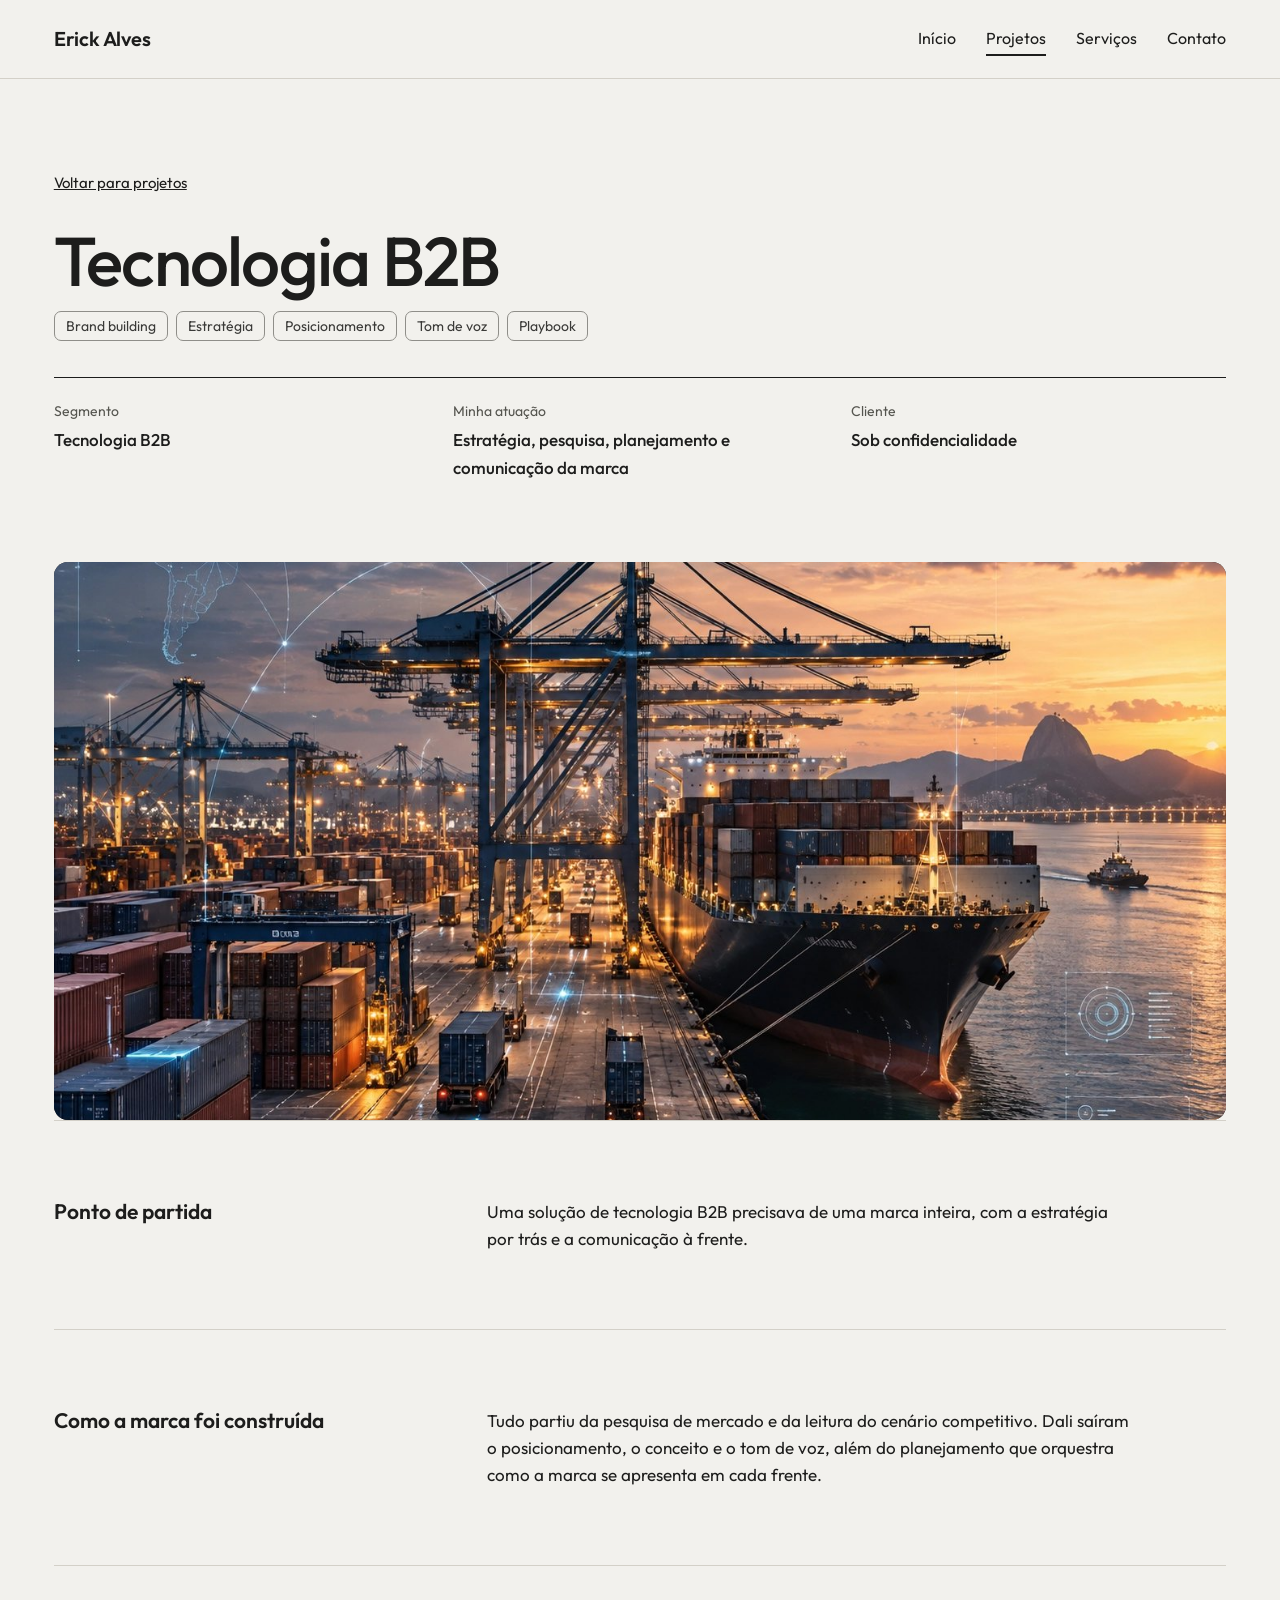
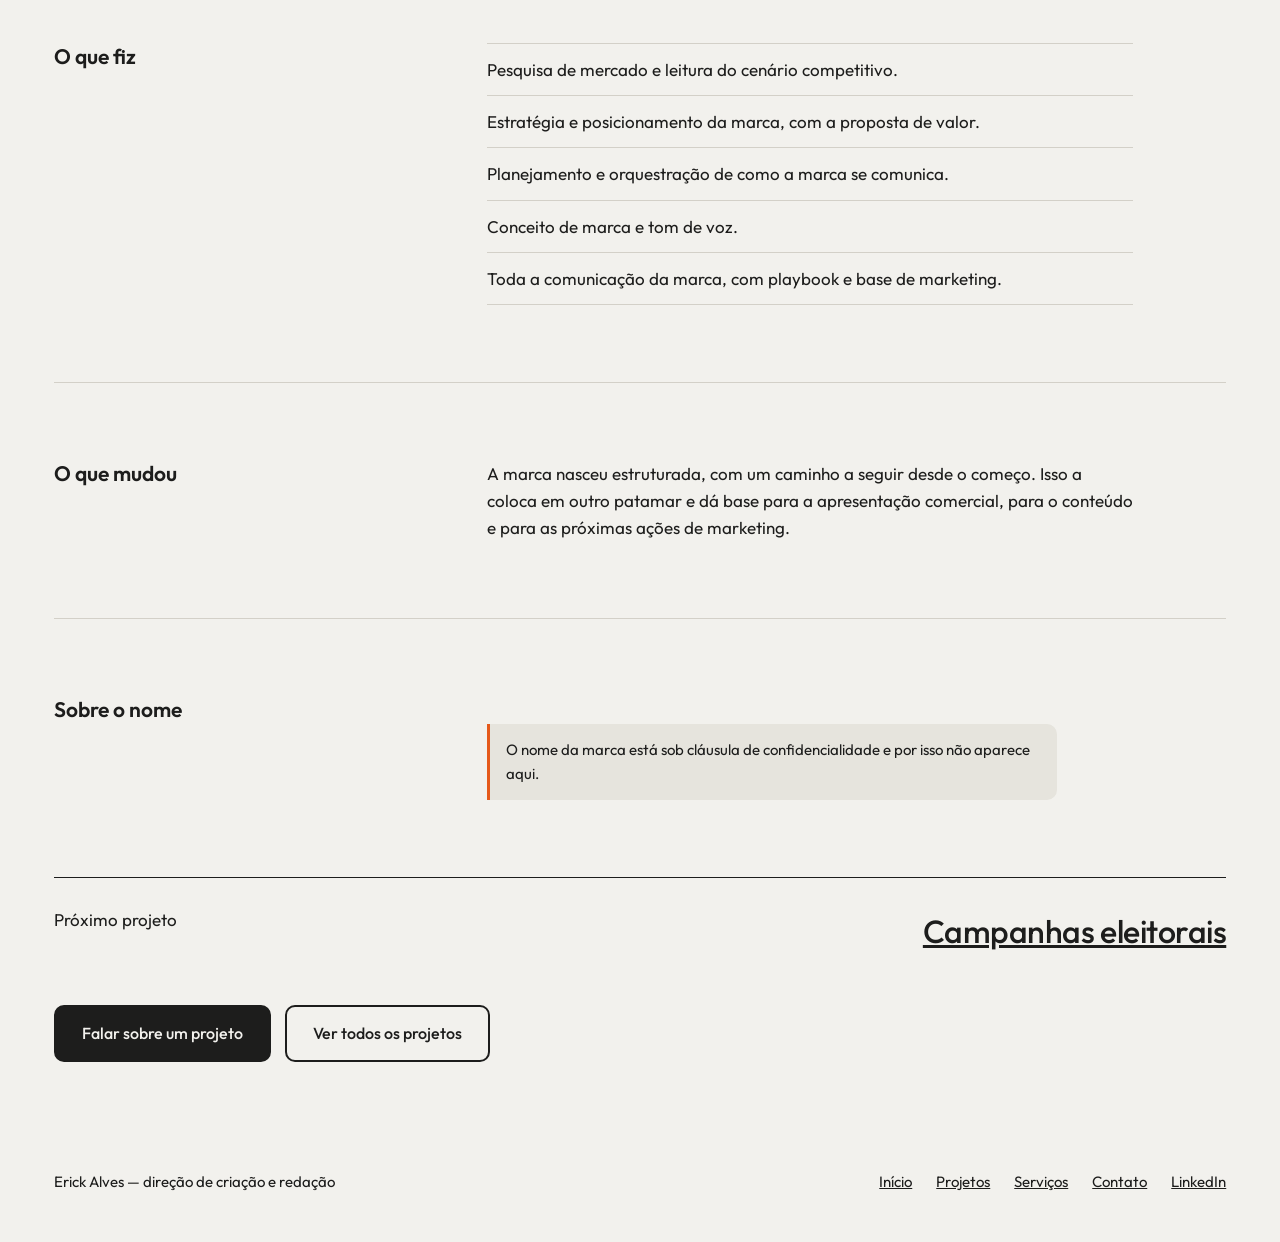
<file: projeto-marca-de-tecnologia-b2b.html>
<!DOCTYPE html>
<html lang="pt-BR">
<head>
<meta charset="utf-8">
<meta name="viewport" content="width=device-width, initial-scale=1">
<title>Tecnologia B2B — Erick Alves</title>
<meta name="description" content="Estratégia, pesquisa e comunicação para uma marca de tecnologia B2B estruturada desde o começo.">
<meta name="theme-color" content="#F2F1ED">
<link rel="icon" href="data:image/svg+xml,%3Csvg xmlns='http://www.w3.org/2000/svg' viewBox='0 0 32 32'%3E%3Crect width='32' height='32' rx='6' fill='%231D1D1C'/%3E%3Ccircle cx='16' cy='16' r='6' fill='%23E5591A'/%3E%3C/svg%3E">
<link rel="preconnect" href="https://fonts.googleapis.com">
<link rel="preconnect" href="https://fonts.gstatic.com" crossorigin>
<link href="https://fonts.googleapis.com/css2?family=Outfit:wght@400;500;600&display=swap" rel="stylesheet">
<link rel="stylesheet" href="assets/css/textura.css">
<link rel="icon" href="favicon.svg" type="image/svg+xml">
<link rel="icon" href="favicon-32.png" type="image/png" sizes="32x32">
<link rel="alternate icon" href="favicon.ico">
<link rel="apple-touch-icon" href="apple-touch-icon.png">
<link rel="stylesheet" href="assets/css/style.css?v=14">
</head>
<body>
<svg width="0" height="0" style="position:absolute" aria-hidden="true" focusable="false"><defs><symbol id="aspas" viewBox="0 0 500 340"><g fill="none" stroke="currentColor" stroke-width="2.2" stroke-linecap="round" stroke-linejoin="round"><g transform="translate(0 0)"><path vector-effect="non-scaling-stroke" d="M 26 238 C 12 128 92 44 220 18 C 162 60 132 108 148 191 A 76 76 0 1 1 26 238 Z "/></g><g transform="translate(7 5) rotate(1.6 100 250)"><path vector-effect="non-scaling-stroke" d="M 26 238 C 12 128 92 44 220 18 C 162 60 132 108 148 191 A 76 76 0 1 1 26 238 Z "/></g><g transform="translate(250 0)"><path vector-effect="non-scaling-stroke" d="M 26 238 C 12 128 92 44 220 18 C 162 60 132 108 148 191 A 76 76 0 1 1 26 238 Z "/></g><g transform="translate(257 5) rotate(1.6 100 250)"><path vector-effect="non-scaling-stroke" d="M 26 238 C 12 128 92 44 220 18 C 162 60 132 108 148 191 A 76 76 0 1 1 26 238 Z "/></g></g></symbol></defs></svg><a class="pular" href="#conteudo">Ir para o conteúdo</a>
<header class="topo">
  <div class="wrap topo-in">
    <a class="marca" href="index.html">Erick Alves</a>
    <nav class="menu" aria-label="Principal">
      <a href="index.html">Início</a>
      <a href="projetos.html" aria-current="page">Projetos</a>
      <a href="servicos.html">Serviços</a>
      <a href="contato.html">Contato</a>
    </nav>
  </div>
</header>
<main id="conteudo">
<div class="progresso" aria-hidden="true"><span></span></div>
<div class="wrap">
  <header class="cab-pag">
    <a class="volta" href="projetos.html">Voltar para projetos</a>
    <h1 class="titulo-pag">Tecnologia B2B</h1>
    <ul class="etiquetas"><li>Brand building</li><li>Estratégia</li><li>Posicionamento</li><li>Tom de voz</li><li>Playbook</li></ul>
    <dl class="caso-meta"><div><dt>Segmento</dt><dd>Tecnologia B2B</dd></div><div><dt>Minha atuação</dt><dd>Estratégia, pesquisa, planejamento e comunicação da marca</dd></div><div><dt>Cliente</dt><dd>Sob confidencialidade</dd></div></dl>
  </header>
  <div class="caso-capa"><div class="painel painel--foto painel--veritek"><img src="assets/img/veritek.jpg" alt="Terminal portuário ao entardecer, com camadas de dados sobre a imagem" loading="lazy" decoding="async"></div></div>
  <section class="caso-corpo"><h2>Ponto de partida</h2><div class="texto"><p>Uma solução de tecnologia B2B precisava de uma marca inteira, com a estratégia por trás e a comunicação à frente.</p></div></section><section class="caso-corpo"><h2>Como a marca foi construída</h2><div class="texto"><p>Tudo partiu da pesquisa de mercado e da leitura do cenário competitivo. Dali saíram o posicionamento, o conceito e o tom de voz, além do planejamento que orquestra como a marca se apresenta em cada frente.</p></div></section><section class="caso-corpo"><h2>O que fiz</h2><ul class="lista-trab texto"><li>Pesquisa de mercado e leitura do cenário competitivo.</li><li>Estratégia e posicionamento da marca, com a proposta de valor.</li><li>Planejamento e orquestração de como a marca se comunica.</li><li>Conceito de marca e tom de voz.</li><li>Toda a comunicação da marca, com playbook e base de marketing.</li></ul></section><section class="caso-corpo"><h2>O que mudou</h2><div class="texto"><p>A marca nasceu estruturada, com um caminho a seguir desde o começo. Isso a coloca em outro patamar e dá base para a apresentação comercial, para o conteúdo e para as próximas ações de marketing.</p></div></section><section class="caso-corpo"><h2>Sobre o nome</h2><p class="aviso">O nome da marca está sob cláusula de confidencialidade e por isso não aparece aqui.</p></section>
  <div class="proximo">
    <p>Próximo projeto</p>
    <a href="projeto-campanhas-eleitorais.html">Campanhas eleitorais</a>
  </div>
  <div class="btn-linha" style="margin:48px 0 72px">
    <a class="btn" href="contato.html">Falar sobre um projeto</a>
    <a class="btn btn--vazado" href="projetos.html">Ver todos os projetos</a>
  </div>
</div>
</main>
<footer class="rodape">
  <div class="wrap rodape-in">
    <p>Erick Alves — direção de criação e redação</p>
    <ul>
      <li><a href="index.html">Início</a></li>
      <li><a href="projetos.html">Projetos</a></li>
      <li><a href="servicos.html">Serviços</a></li>
      <li><a href="contato.html">Contato</a></li>
      <li><a href="https://www.linkedin.com/in/eacopy/" target="_blank" rel="noopener">LinkedIn</a></li>
    </ul>
  </div>
</footer>
<div class="cursor-chip" aria-hidden="true">Ver projeto</div>
<script src="assets/js/config.js"></script>
<script src="assets/js/site.js"></script>
<script src="assets/js/interacoes.js"></script>
</body>
</html>
</file>
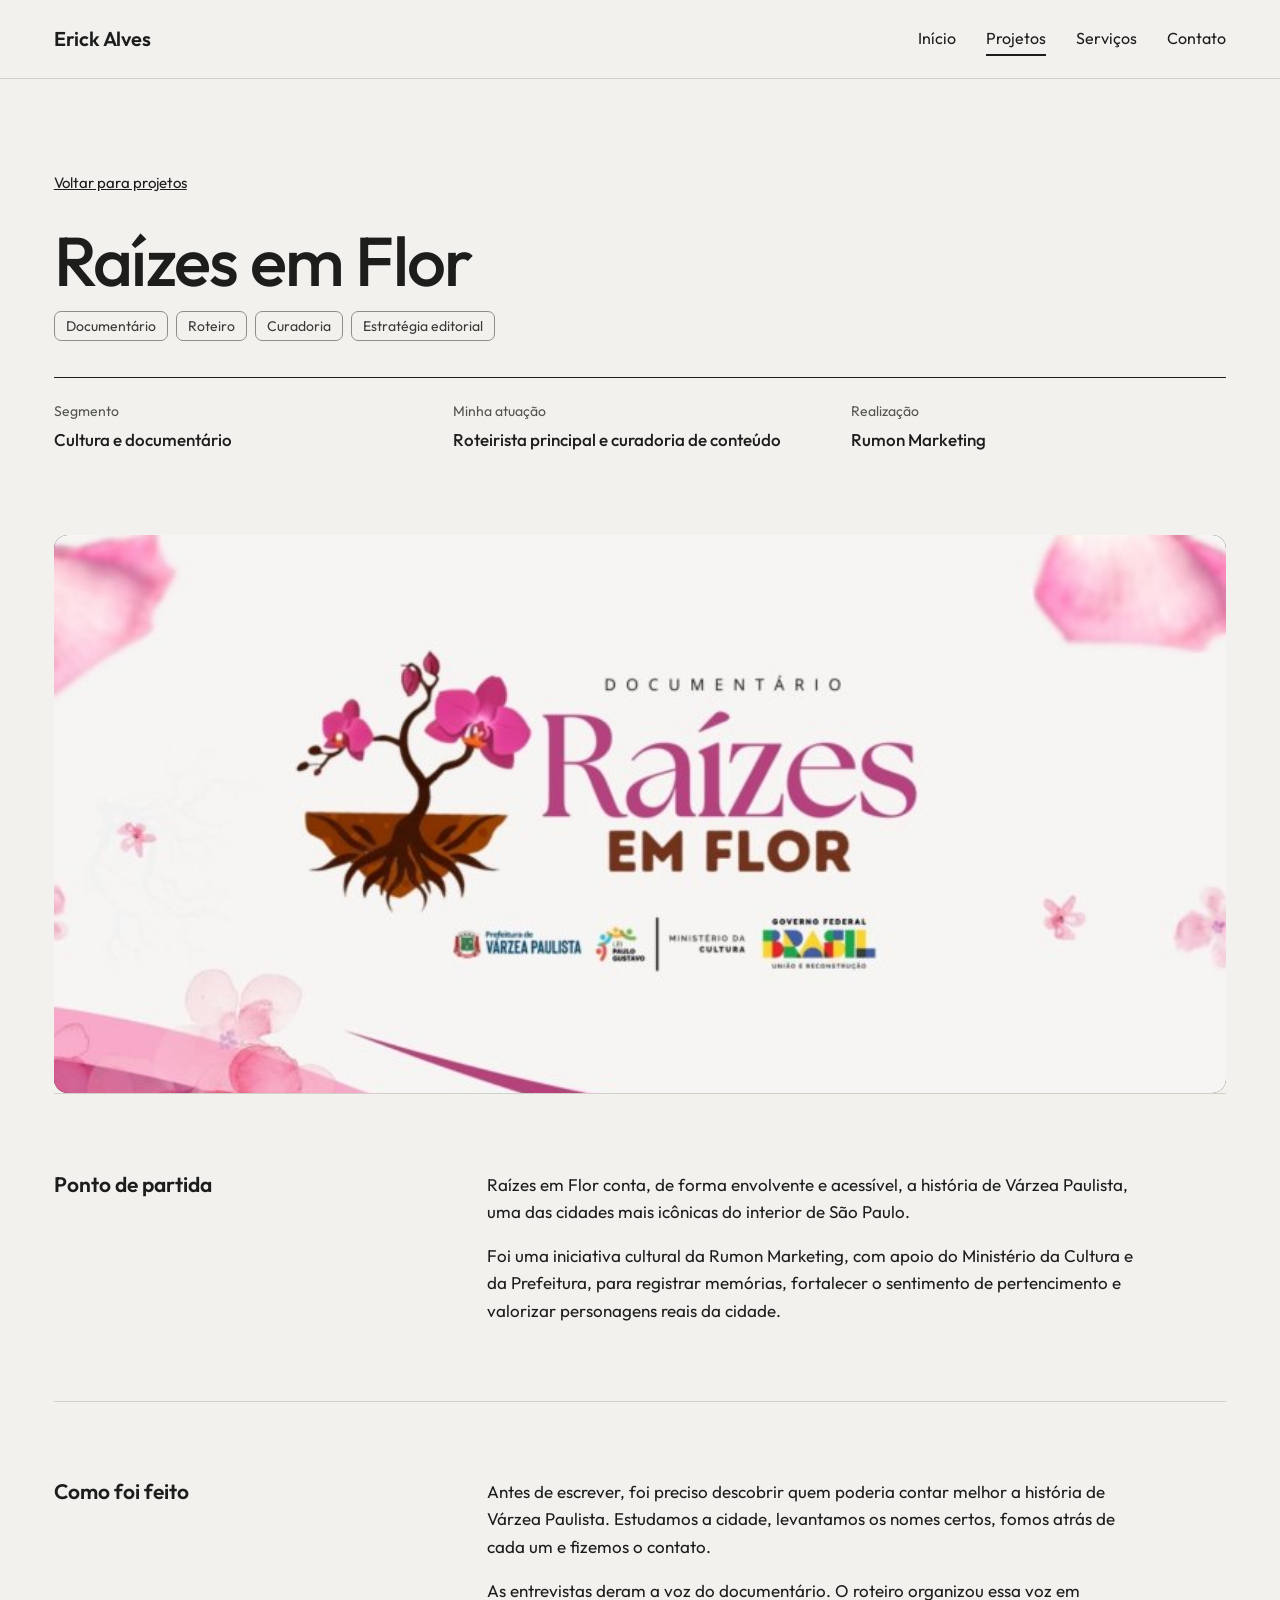
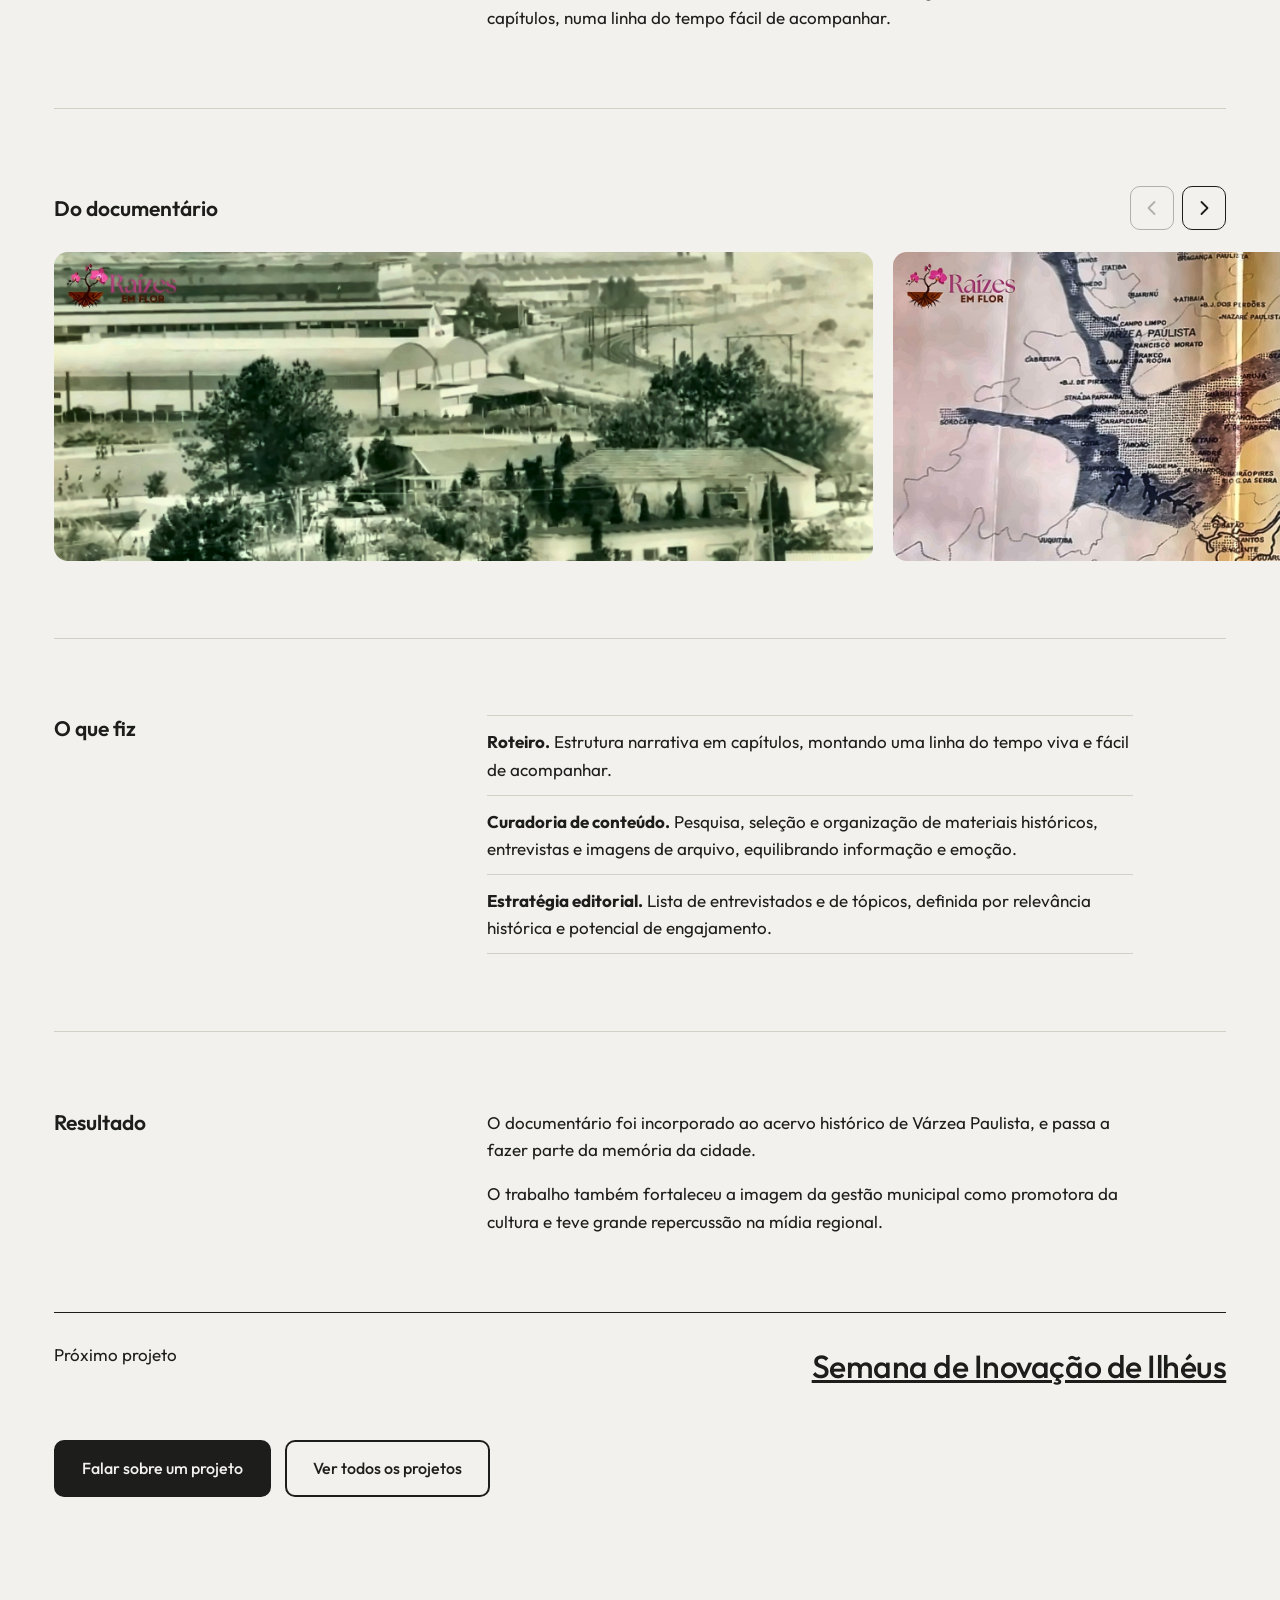
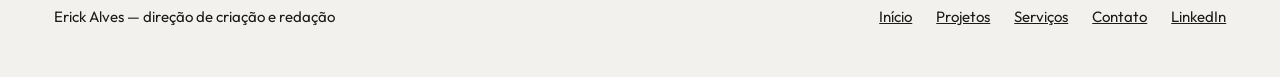
<file: projeto-raizes-em-flor.html>
<!DOCTYPE html>
<html lang="pt-BR">
<head>
<meta charset="utf-8">
<meta name="viewport" content="width=device-width, initial-scale=1">
<title>Raízes em Flor — Erick Alves</title>
<meta name="description" content="Roteiro e curadoria de um documentário sobre a história de Várzea Paulista.">
<meta name="theme-color" content="#F2F1ED">
<link rel="icon" href="data:image/svg+xml,%3Csvg xmlns='http://www.w3.org/2000/svg' viewBox='0 0 32 32'%3E%3Crect width='32' height='32' rx='6' fill='%231D1D1C'/%3E%3Ccircle cx='16' cy='16' r='6' fill='%23E5591A'/%3E%3C/svg%3E">
<link rel="preconnect" href="https://fonts.googleapis.com">
<link rel="preconnect" href="https://fonts.gstatic.com" crossorigin>
<link href="https://fonts.googleapis.com/css2?family=Outfit:wght@400;500;600&display=swap" rel="stylesheet">
<link rel="stylesheet" href="assets/css/textura.css">
<link rel="icon" href="favicon.svg" type="image/svg+xml">
<link rel="icon" href="favicon-32.png" type="image/png" sizes="32x32">
<link rel="alternate icon" href="favicon.ico">
<link rel="apple-touch-icon" href="apple-touch-icon.png">
<link rel="stylesheet" href="assets/css/style.css?v=14">
</head>
<body>
<svg width="0" height="0" style="position:absolute" aria-hidden="true" focusable="false"><defs><symbol id="aspas" viewBox="0 0 500 340"><g fill="none" stroke="currentColor" stroke-width="2.2" stroke-linecap="round" stroke-linejoin="round"><g transform="translate(0 0)"><path vector-effect="non-scaling-stroke" d="M 26 238 C 12 128 92 44 220 18 C 162 60 132 108 148 191 A 76 76 0 1 1 26 238 Z "/></g><g transform="translate(7 5) rotate(1.6 100 250)"><path vector-effect="non-scaling-stroke" d="M 26 238 C 12 128 92 44 220 18 C 162 60 132 108 148 191 A 76 76 0 1 1 26 238 Z "/></g><g transform="translate(250 0)"><path vector-effect="non-scaling-stroke" d="M 26 238 C 12 128 92 44 220 18 C 162 60 132 108 148 191 A 76 76 0 1 1 26 238 Z "/></g><g transform="translate(257 5) rotate(1.6 100 250)"><path vector-effect="non-scaling-stroke" d="M 26 238 C 12 128 92 44 220 18 C 162 60 132 108 148 191 A 76 76 0 1 1 26 238 Z "/></g></g></symbol></defs></svg><a class="pular" href="#conteudo">Ir para o conteúdo</a>
<header class="topo">
  <div class="wrap topo-in">
    <a class="marca" href="index.html">Erick Alves</a>
    <nav class="menu" aria-label="Principal">
      <a href="index.html">Início</a>
      <a href="projetos.html" aria-current="page">Projetos</a>
      <a href="servicos.html">Serviços</a>
      <a href="contato.html">Contato</a>
    </nav>
  </div>
</header>
<main id="conteudo">
<div class="progresso" aria-hidden="true"><span></span></div>
<div class="wrap">
  <header class="cab-pag">
    <a class="volta" href="projetos.html">Voltar para projetos</a>
    <h1 class="titulo-pag">Raízes em Flor</h1>
    <ul class="etiquetas"><li>Documentário</li><li>Roteiro</li><li>Curadoria</li><li>Estratégia editorial</li></ul>
    <dl class="caso-meta"><div><dt>Segmento</dt><dd>Cultura e documentário</dd></div><div><dt>Minha atuação</dt><dd>Roteirista principal e curadoria de conteúdo</dd></div><div><dt>Realização</dt><dd>Rumon Marketing</dd></div></dl>
  </header>
  <div class="caso-capa"><div class="painel painel--foto painel--raizes"><img src="assets/img/raizes.jpg" alt="Cartaz do documentário Raízes em Flor" loading="lazy" decoding="async"></div></div>
  <section class="caso-corpo"><h2>Ponto de partida</h2><div class="texto"><p>Raízes em Flor conta, de forma envolvente e acessível, a história de Várzea Paulista, uma das cidades mais icônicas do interior de São Paulo.</p><p>Foi uma iniciativa cultural da Rumon Marketing, com apoio do Ministério da Cultura e da Prefeitura, para registrar memórias, fortalecer o sentimento de pertencimento e valorizar personagens reais da cidade.</p></div></section><section class="caso-corpo"><h2>Como foi feito</h2><div class="texto"><p>Antes de escrever, foi preciso descobrir quem poderia contar melhor a história de Várzea Paulista. Estudamos a cidade, levantamos os nomes certos, fomos atrás de cada um e fizemos o contato.</p><p>As entrevistas deram a voz do documentário. O roteiro organizou essa voz em capítulos, numa linha do tempo fácil de acompanhar.</p></div></section><section class="galeria" aria-label="Do documentário">
  <div class="galeria-cab"><h2>Do documentário</h2>
      <div class="galeria-setas">
        <button type="button" class="seta seta--ant" aria-label="Foto anterior"><svg viewBox="0 0 20 20" aria-hidden="true"><path d="M12.5 4 6.5 10l6 6" fill="none" stroke="currentColor" stroke-width="1.8" stroke-linecap="round" stroke-linejoin="round"/></svg></button>
        <button type="button" class="seta seta--prox" aria-label="Próxima foto"><svg viewBox="0 0 20 20" aria-hidden="true"><path d="M7.5 4l6 6-6 6" fill="none" stroke="currentColor" stroke-width="1.8" stroke-linecap="round" stroke-linejoin="round"/></svg></button>
      </div></div>
  <ul class="galeria-pista larga" style="--prop: 1920 / 724" tabindex="0" aria-label="Do documentário: role para o lado"><li class="galeria-item" aria-label="Foto 1 de 3"><figure><img src="assets/img/raizes-fabrica.jpg" alt="Fotografia antiga de Várzea Paulista com fábricas, casas e árvores" loading="lazy" decoding="async"></figure></li><li class="galeria-item" aria-label="Foto 2 de 3"><figure><img src="assets/img/raizes-mapa.jpg" alt="Mapa antigo da região, com Várzea Paulista em destaque" loading="lazy" decoding="async"></figure></li><li class="galeria-item" aria-label="Foto 3 de 3"><figure><img src="assets/img/raizes-fotos.jpg" alt="Fotografias antigas de trabalhadores e de uma construção de tijolos" loading="lazy" decoding="async"></figure></li></ul>
</section><section class="caso-corpo"><h2>O que fiz</h2><ul class="lista-trab texto"><li><strong>Roteiro.</strong> Estrutura narrativa em capítulos, montando uma linha do tempo viva e fácil de acompanhar.</li><li><strong>Curadoria de conteúdo.</strong> Pesquisa, seleção e organização de materiais históricos, entrevistas e imagens de arquivo, equilibrando informação e emoção.</li><li><strong>Estratégia editorial.</strong> Lista de entrevistados e de tópicos, definida por relevância histórica e potencial de engajamento.</li></ul></section><section class="caso-corpo"><h2>Resultado</h2><div class="texto"><p>O documentário foi incorporado ao acervo histórico de Várzea Paulista, e passa a fazer parte da memória da cidade.</p><p>O trabalho também fortaleceu a imagem da gestão municipal como promotora da cultura e teve grande repercussão na mídia regional.</p></div></section>
  <div class="proximo">
    <p>Próximo projeto</p>
    <a href="projeto-semana-de-inovacao-de-ilheus.html">Semana de Inovação de Ilhéus</a>
  </div>
  <div class="btn-linha" style="margin:48px 0 72px">
    <a class="btn" href="contato.html">Falar sobre um projeto</a>
    <a class="btn btn--vazado" href="projetos.html">Ver todos os projetos</a>
  </div>
</div>
</main>
<footer class="rodape">
  <div class="wrap rodape-in">
    <p>Erick Alves — direção de criação e redação</p>
    <ul>
      <li><a href="index.html">Início</a></li>
      <li><a href="projetos.html">Projetos</a></li>
      <li><a href="servicos.html">Serviços</a></li>
      <li><a href="contato.html">Contato</a></li>
      <li><a href="https://www.linkedin.com/in/eacopy/" target="_blank" rel="noopener">LinkedIn</a></li>
    </ul>
  </div>
</footer>
<div class="cursor-chip" aria-hidden="true">Ver projeto</div>
<script src="assets/js/config.js"></script>
<script src="assets/js/site.js"></script>
<script src="assets/js/interacoes.js"></script>
</body>
</html>
</file>
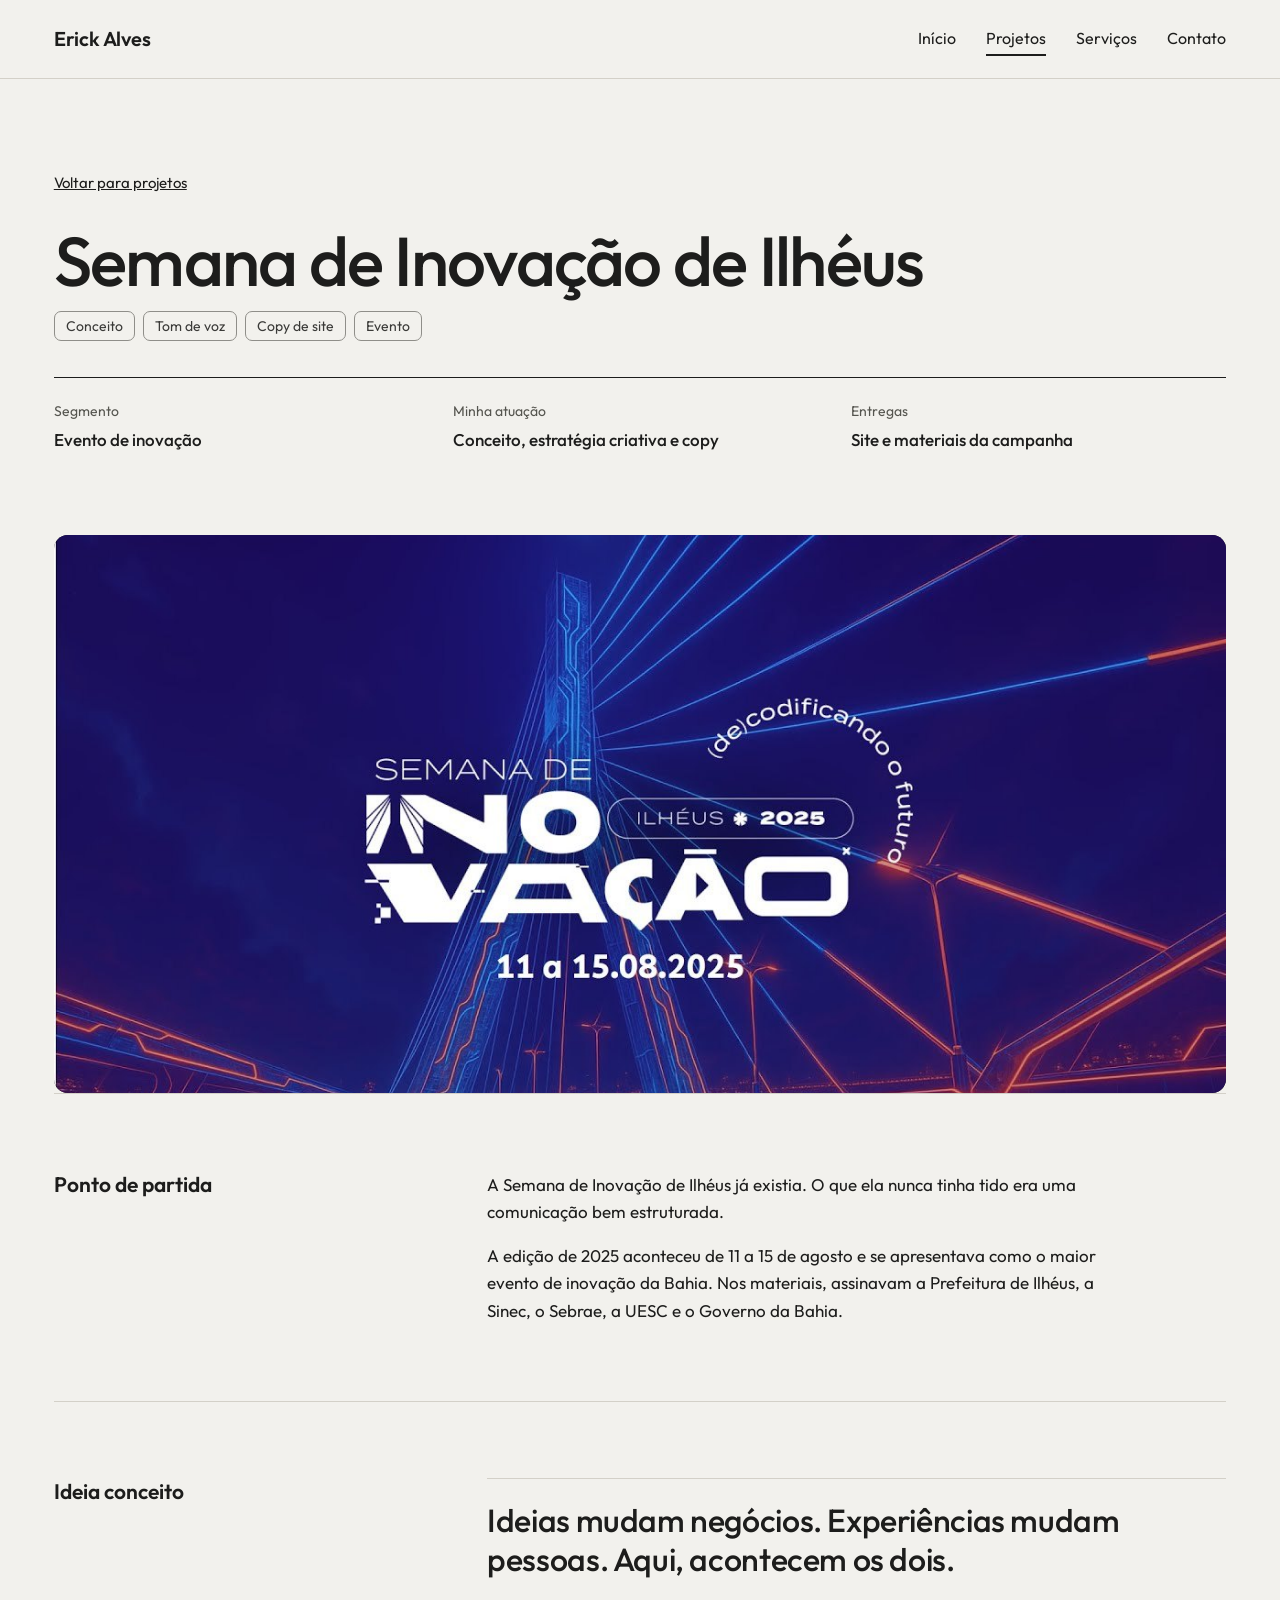
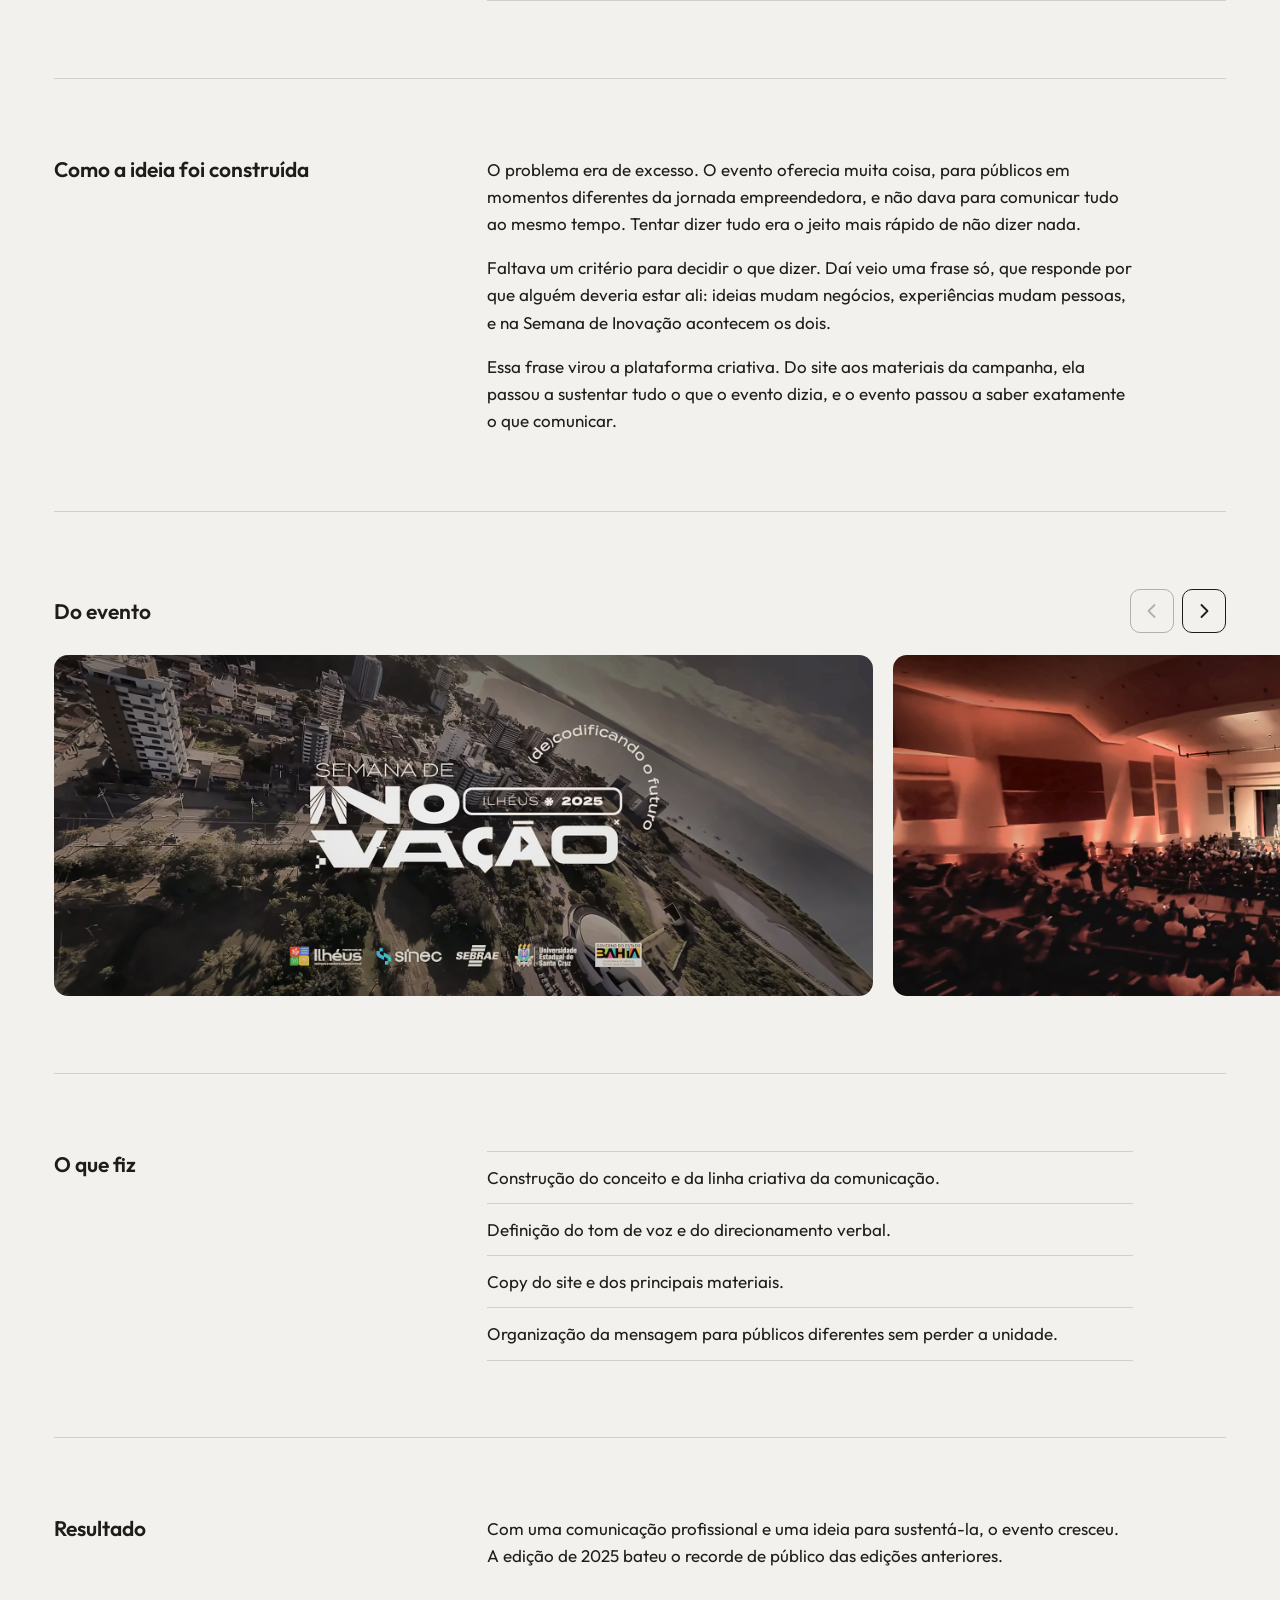
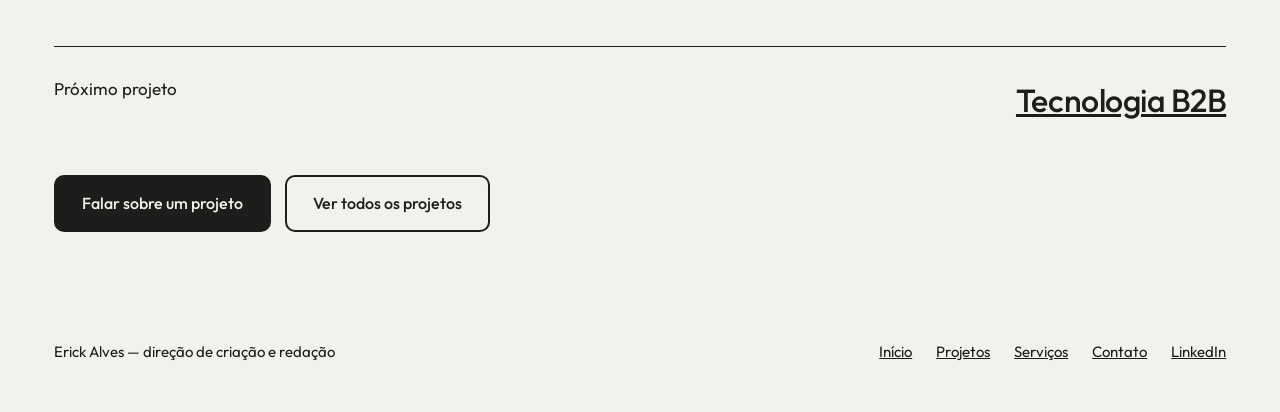
<file: projeto-semana-de-inovacao-de-ilheus.html>
<!DOCTYPE html>
<html lang="pt-BR">
<head>
<meta charset="utf-8">
<meta name="viewport" content="width=device-width, initial-scale=1">
<title>Semana de Inovação de Ilhéus — Erick Alves</title>
<meta name="description" content="Conceito, tom de voz e copy para um evento que fala com empreendedores em momentos diferentes.">
<meta name="theme-color" content="#F2F1ED">
<link rel="icon" href="data:image/svg+xml,%3Csvg xmlns='http://www.w3.org/2000/svg' viewBox='0 0 32 32'%3E%3Crect width='32' height='32' rx='6' fill='%231D1D1C'/%3E%3Ccircle cx='16' cy='16' r='6' fill='%23E5591A'/%3E%3C/svg%3E">
<link rel="preconnect" href="https://fonts.googleapis.com">
<link rel="preconnect" href="https://fonts.gstatic.com" crossorigin>
<link href="https://fonts.googleapis.com/css2?family=Outfit:wght@400;500;600&display=swap" rel="stylesheet">
<link rel="stylesheet" href="assets/css/textura.css">
<link rel="icon" href="favicon.svg" type="image/svg+xml">
<link rel="icon" href="favicon-32.png" type="image/png" sizes="32x32">
<link rel="alternate icon" href="favicon.ico">
<link rel="apple-touch-icon" href="apple-touch-icon.png">
<link rel="stylesheet" href="assets/css/style.css?v=14">
</head>
<body>
<svg width="0" height="0" style="position:absolute" aria-hidden="true" focusable="false"><defs><symbol id="aspas" viewBox="0 0 500 340"><g fill="none" stroke="currentColor" stroke-width="2.2" stroke-linecap="round" stroke-linejoin="round"><g transform="translate(0 0)"><path vector-effect="non-scaling-stroke" d="M 26 238 C 12 128 92 44 220 18 C 162 60 132 108 148 191 A 76 76 0 1 1 26 238 Z "/></g><g transform="translate(7 5) rotate(1.6 100 250)"><path vector-effect="non-scaling-stroke" d="M 26 238 C 12 128 92 44 220 18 C 162 60 132 108 148 191 A 76 76 0 1 1 26 238 Z "/></g><g transform="translate(250 0)"><path vector-effect="non-scaling-stroke" d="M 26 238 C 12 128 92 44 220 18 C 162 60 132 108 148 191 A 76 76 0 1 1 26 238 Z "/></g><g transform="translate(257 5) rotate(1.6 100 250)"><path vector-effect="non-scaling-stroke" d="M 26 238 C 12 128 92 44 220 18 C 162 60 132 108 148 191 A 76 76 0 1 1 26 238 Z "/></g></g></symbol></defs></svg><a class="pular" href="#conteudo">Ir para o conteúdo</a>
<header class="topo">
  <div class="wrap topo-in">
    <a class="marca" href="index.html">Erick Alves</a>
    <nav class="menu" aria-label="Principal">
      <a href="index.html">Início</a>
      <a href="projetos.html" aria-current="page">Projetos</a>
      <a href="servicos.html">Serviços</a>
      <a href="contato.html">Contato</a>
    </nav>
  </div>
</header>
<main id="conteudo">
<div class="progresso" aria-hidden="true"><span></span></div>
<div class="wrap">
  <header class="cab-pag">
    <a class="volta" href="projetos.html">Voltar para projetos</a>
    <h1 class="titulo-pag">Semana de Inovação de Ilhéus</h1>
    <ul class="etiquetas"><li>Conceito</li><li>Tom de voz</li><li>Copy de site</li><li>Evento</li></ul>
    <dl class="caso-meta"><div><dt>Segmento</dt><dd>Evento de inovação</dd></div><div><dt>Minha atuação</dt><dd>Conceito, estratégia criativa e copy</dd></div><div><dt>Entregas</dt><dd>Site e materiais da campanha</dd></div></dl>
  </header>
  <div class="caso-capa"><div class="painel painel--foto painel--ilheus"><img src="assets/img/ilheus.jpg" alt="Identidade da Semana de Inovação de Ilhéus 2025" loading="lazy" decoding="async"></div></div>
  <section class="caso-corpo"><h2>Ponto de partida</h2><div class="texto"><p>A Semana de Inovação de Ilhéus já existia. O que ela nunca tinha tido era uma comunicação bem estruturada.</p><p>A edição de 2025 aconteceu de 11 a 15 de agosto e se apresentava como o maior evento de inovação da Bahia. Nos materiais, assinavam a Prefeitura de Ilhéus, a Sinec, o Sebrae, a UESC e o Governo da Bahia.</p></div></section><section class="caso-corpo"><h2>Ideia conceito</h2><div class="linhas"><blockquote>Ideias mudam negócios. Experiências mudam pessoas. Aqui, acontecem os dois.</blockquote></div></section><section class="caso-corpo"><h2>Como a ideia foi construída</h2><div class="texto"><p>O problema era de excesso. O evento oferecia muita coisa, para públicos em momentos diferentes da jornada empreendedora, e não dava para comunicar tudo ao mesmo tempo. Tentar dizer tudo era o jeito mais rápido de não dizer nada.</p><p>Faltava um critério para decidir o que dizer. Daí veio uma frase só, que responde por que alguém deveria estar ali: ideias mudam negócios, experiências mudam pessoas, e na Semana de Inovação acontecem os dois.</p><p>Essa frase virou a plataforma criativa. Do site aos materiais da campanha, ela passou a sustentar tudo o que o evento dizia, e o evento passou a saber exatamente o que comunicar.</p></div></section><section class="galeria" aria-label="Do evento">
  <div class="galeria-cab"><h2>Do evento</h2>
      <div class="galeria-setas">
        <button type="button" class="seta seta--ant" aria-label="Foto anterior"><svg viewBox="0 0 20 20" aria-hidden="true"><path d="M12.5 4 6.5 10l6 6" fill="none" stroke="currentColor" stroke-width="1.8" stroke-linecap="round" stroke-linejoin="round"/></svg></button>
        <button type="button" class="seta seta--prox" aria-label="Próxima foto"><svg viewBox="0 0 20 20" aria-hidden="true"><path d="M7.5 4l6 6-6 6" fill="none" stroke="currentColor" stroke-width="1.8" stroke-linecap="round" stroke-linejoin="round"/></svg></button>
      </div></div>
  <ul class="galeria-pista larga" style="--prop: 2.4 / 1" tabindex="0" aria-label="Do evento: role para o lado"><li class="galeria-item" aria-label="Foto 1 de 5"><figure><img src="assets/img/ilheus-abertura.jpg" alt="Vista aérea de Ilhéus com a identidade da Semana de Inovação e as marcas parceiras" loading="lazy" decoding="async"></figure></li><li class="galeria-item" aria-label="Foto 2 de 5"><figure><img src="assets/img/ilheus-auditorio.jpg" alt="Auditório lotado, com iluminação laranja e apresentação no palco" loading="lazy" decoding="async"></figure></li><li class="galeria-item" aria-label="Foto 3 de 5"><figure><img src="assets/img/ilheus-palco.jpg" alt="Painel no palco, com o telão &quot;O maior evento de inovação da Bahia&quot;" loading="lazy" decoding="async"></figure></li><li class="galeria-item" aria-label="Foto 4 de 5"><figure><img src="assets/img/ilheus-oficina.jpg" alt="Oficina do Sebrae com plateia e apresentadora ao microfone" loading="lazy" decoding="async"></figure></li><li class="galeria-item" aria-label="Foto 5 de 5"><figure><img src="assets/img/ilheus-retrato.jpg" alt="Retrato de um senhor em exposição, com um visitante fotografando" loading="lazy" decoding="async"></figure></li></ul>
</section><section class="caso-corpo"><h2>O que fiz</h2><ul class="lista-trab texto"><li>Construção do conceito e da linha criativa da comunicação.</li><li>Definição do tom de voz e do direcionamento verbal.</li><li>Copy do site e dos principais materiais.</li><li>Organização da mensagem para públicos diferentes sem perder a unidade.</li></ul></section><section class="caso-corpo"><h2>Resultado</h2><div class="texto"><p>Com uma comunicação profissional e uma ideia para sustentá-la, o evento cresceu. A edição de 2025 bateu o recorde de público das edições anteriores.</p></div></section>
  <div class="proximo">
    <p>Próximo projeto</p>
    <a href="projeto-marca-de-tecnologia-b2b.html">Tecnologia B2B</a>
  </div>
  <div class="btn-linha" style="margin:48px 0 72px">
    <a class="btn" href="contato.html">Falar sobre um projeto</a>
    <a class="btn btn--vazado" href="projetos.html">Ver todos os projetos</a>
  </div>
</div>
</main>
<footer class="rodape">
  <div class="wrap rodape-in">
    <p>Erick Alves — direção de criação e redação</p>
    <ul>
      <li><a href="index.html">Início</a></li>
      <li><a href="projetos.html">Projetos</a></li>
      <li><a href="servicos.html">Serviços</a></li>
      <li><a href="contato.html">Contato</a></li>
      <li><a href="https://www.linkedin.com/in/eacopy/" target="_blank" rel="noopener">LinkedIn</a></li>
    </ul>
  </div>
</footer>
<div class="cursor-chip" aria-hidden="true">Ver projeto</div>
<script src="assets/js/config.js"></script>
<script src="assets/js/site.js"></script>
<script src="assets/js/interacoes.js"></script>
</body>
</html>
</file>
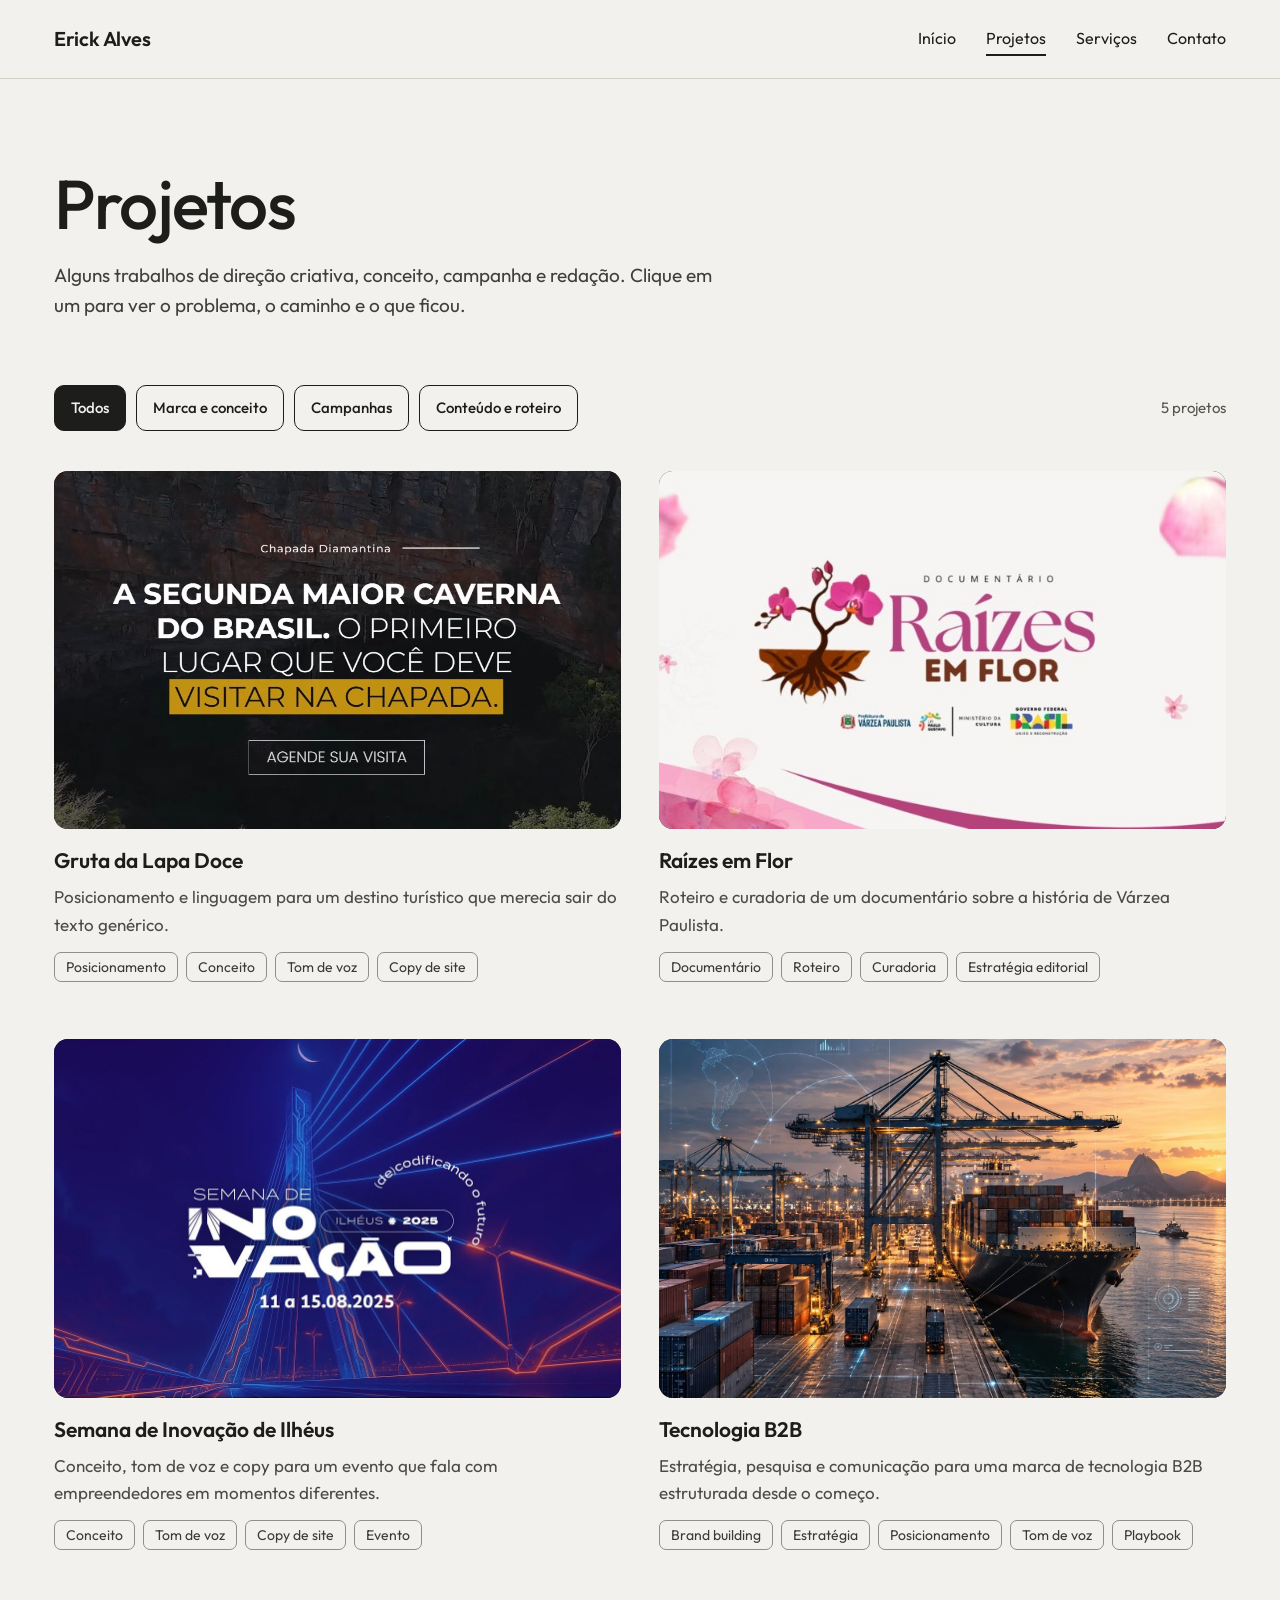
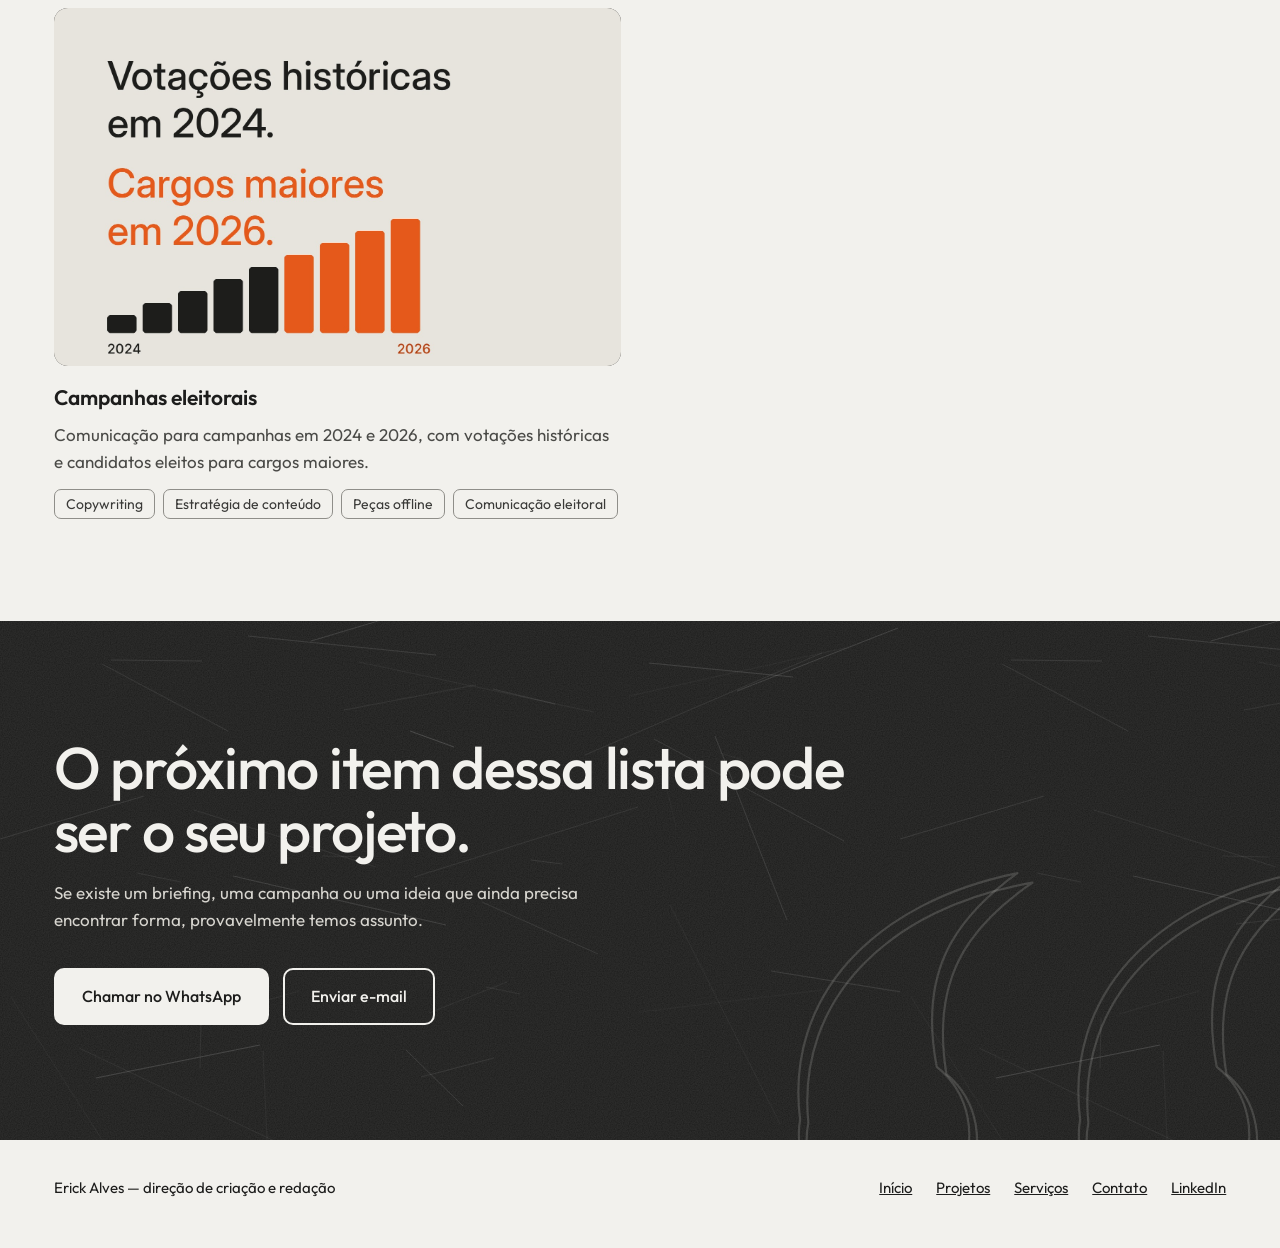
<file: projetos.html>
<!DOCTYPE html>
<html lang="pt-BR">
<head>
<meta charset="utf-8">
<meta name="viewport" content="width=device-width, initial-scale=1">
<title>Projetos — Erick Alves</title>
<meta name="description" content="Casos de direção criativa, conceito, campanha e redação.">
<meta name="theme-color" content="#F2F1ED">
<link rel="icon" href="data:image/svg+xml,%3Csvg xmlns='http://www.w3.org/2000/svg' viewBox='0 0 32 32'%3E%3Crect width='32' height='32' rx='6' fill='%231D1D1C'/%3E%3Ccircle cx='16' cy='16' r='6' fill='%23E5591A'/%3E%3C/svg%3E">
<link rel="preconnect" href="https://fonts.googleapis.com">
<link rel="preconnect" href="https://fonts.gstatic.com" crossorigin>
<link href="https://fonts.googleapis.com/css2?family=Outfit:wght@400;500;600&display=swap" rel="stylesheet">
<link rel="stylesheet" href="assets/css/textura.css">
<link rel="icon" href="favicon.svg" type="image/svg+xml">
<link rel="icon" href="favicon-32.png" type="image/png" sizes="32x32">
<link rel="alternate icon" href="favicon.ico">
<link rel="apple-touch-icon" href="apple-touch-icon.png">
<link rel="stylesheet" href="assets/css/style.css?v=14">
</head>
<body>
<svg width="0" height="0" style="position:absolute" aria-hidden="true" focusable="false"><defs><symbol id="aspas" viewBox="0 0 500 340"><g fill="none" stroke="currentColor" stroke-width="2.2" stroke-linecap="round" stroke-linejoin="round"><g transform="translate(0 0)"><path vector-effect="non-scaling-stroke" d="M 26 238 C 12 128 92 44 220 18 C 162 60 132 108 148 191 A 76 76 0 1 1 26 238 Z "/></g><g transform="translate(7 5) rotate(1.6 100 250)"><path vector-effect="non-scaling-stroke" d="M 26 238 C 12 128 92 44 220 18 C 162 60 132 108 148 191 A 76 76 0 1 1 26 238 Z "/></g><g transform="translate(250 0)"><path vector-effect="non-scaling-stroke" d="M 26 238 C 12 128 92 44 220 18 C 162 60 132 108 148 191 A 76 76 0 1 1 26 238 Z "/></g><g transform="translate(257 5) rotate(1.6 100 250)"><path vector-effect="non-scaling-stroke" d="M 26 238 C 12 128 92 44 220 18 C 162 60 132 108 148 191 A 76 76 0 1 1 26 238 Z "/></g></g></symbol></defs></svg><a class="pular" href="#conteudo">Ir para o conteúdo</a>
<header class="topo">
  <div class="wrap topo-in">
    <a class="marca" href="index.html">Erick Alves</a>
    <nav class="menu" aria-label="Principal">
      <a href="index.html">Início</a>
      <a href="projetos.html" aria-current="page">Projetos</a>
      <a href="servicos.html">Serviços</a>
      <a href="contato.html">Contato</a>
    </nav>
  </div>
</header>
<main id="conteudo">
<div class="wrap">
  <header class="cab-pag">
    <h1 class="titulo-pag">Projetos</h1>
    <p class="intro">Alguns trabalhos de direção criativa, conceito, campanha e redação. Clique em um para ver o problema, o caminho e o que ficou.</p>
  </header>
  <div class="filtros" role="group" aria-label="Filtrar projetos">
    <button type="button" class="filtro" data-filtro="todos" aria-pressed="true">Todos</button>
    <button type="button" class="filtro" data-filtro="marca" aria-pressed="false">Marca e conceito</button>
    <button type="button" class="filtro" data-filtro="campanha" aria-pressed="false">Campanhas</button>
    <button type="button" class="filtro" data-filtro="conteudo" aria-pressed="false">Conteúdo e roteiro</button>
    <span class="filtro-conta" id="filtro-conta" aria-live="polite"></span>
  </div>
  <ul class="grade-proj" id="grade-projetos" style="padding-bottom:clamp(56px,8vw,104px)">
    <li data-cat="marca"><a class="proj" href="projeto-gruta-da-lapa-doce.html">
  <div class="painel painel--foto painel--gruta"><img src="assets/img/gruta.jpg" alt="Página da Gruta da Lapa Doce, na Chapada Diamantina" loading="lazy" decoding="async"></div>
  <div class="proj-info">
    <h3>Gruta da Lapa Doce</h3>
    <p>Posicionamento e linguagem para um destino turístico que merecia sair do texto genérico.</p>
    <ul class="etiquetas"><li>Posicionamento</li><li>Conceito</li><li>Tom de voz</li><li>Copy de site</li></ul>
  </div>
</a></li><li data-cat="conteudo"><a class="proj" href="projeto-raizes-em-flor.html">
  <div class="painel painel--foto painel--raizes"><img src="assets/img/raizes.jpg" alt="Cartaz do documentário Raízes em Flor" loading="lazy" decoding="async"></div>
  <div class="proj-info">
    <h3>Raízes em Flor</h3>
    <p>Roteiro e curadoria de um documentário sobre a história de Várzea Paulista.</p>
    <ul class="etiquetas"><li>Documentário</li><li>Roteiro</li><li>Curadoria</li><li>Estratégia editorial</li></ul>
  </div>
</a></li><li data-cat="marca campanha"><a class="proj" href="projeto-semana-de-inovacao-de-ilheus.html">
  <div class="painel painel--foto painel--ilheus"><img src="assets/img/ilheus.jpg" alt="Identidade da Semana de Inovação de Ilhéus 2025" loading="lazy" decoding="async"></div>
  <div class="proj-info">
    <h3>Semana de Inovação de Ilhéus</h3>
    <p>Conceito, tom de voz e copy para um evento que fala com empreendedores em momentos diferentes.</p>
    <ul class="etiquetas"><li>Conceito</li><li>Tom de voz</li><li>Copy de site</li><li>Evento</li></ul>
  </div>
</a></li><li data-cat="marca"><a class="proj" href="projeto-marca-de-tecnologia-b2b.html">
  <div class="painel painel--foto painel--veritek"><img src="assets/img/veritek.jpg" alt="Terminal portuário ao entardecer, com camadas de dados sobre a imagem" loading="lazy" decoding="async"></div>
  <div class="proj-info">
    <h3>Tecnologia B2B</h3>
    <p>Estratégia, pesquisa e comunicação para uma marca de tecnologia B2B estruturada desde o começo.</p>
    <ul class="etiquetas"><li>Brand building</li><li>Estratégia</li><li>Posicionamento</li><li>Tom de voz</li><li>Playbook</li></ul>
  </div>
</a></li><li data-cat="campanha"><a class="proj" href="projeto-campanhas-eleitorais.html">
  <div class="painel painel--foto painel--campanhas"><img src="assets/img/campanhas-card.jpg" alt="Escada de barras crescendo de 2024 a 2026, com a frase: votações históricas em 2024, cargos maiores em 2026" loading="lazy" decoding="async"></div>
  <div class="proj-info">
    <h3>Campanhas eleitorais</h3>
    <p>Comunicação para campanhas em 2024 e 2026, com votações históricas e candidatos eleitos para cargos maiores.</p>
    <ul class="etiquetas"><li>Copywriting</li><li>Estratégia de conteúdo</li><li>Peças offline</li><li>Comunicação eleitoral</li></ul>
  </div>
</a></li>
  </ul>
</div>
<section class="fecho texturado" aria-labelledby="fecho-t">
  <svg class="fecho-arte" viewBox="0 0 500 340" aria-hidden="true" focusable="false"><use href="#aspas"/></svg>
  <canvas class="giz" aria-hidden="true"></canvas>
  <div class="wrap fecho-in">
    <h2 id="fecho-t">O próximo item dessa lista pode ser o seu projeto.</h2>
    <p>Se existe um briefing, uma campanha ou uma ideia que ainda precisa encontrar forma, provavelmente temos assunto.</p>
    <div class="btn-linha">
      <a class="btn" href="https://wa.me/5511947955115" target="_blank" rel="noopener">Chamar no WhatsApp</a>
      <a class="btn btn--vazado" href="mailto:erickalves.copy@gmail.com">Enviar e-mail</a>
    </div>
  </div>
</section>

</main>
<footer class="rodape">
  <div class="wrap rodape-in">
    <p>Erick Alves — direção de criação e redação</p>
    <ul>
      <li><a href="index.html">Início</a></li>
      <li><a href="projetos.html">Projetos</a></li>
      <li><a href="servicos.html">Serviços</a></li>
      <li><a href="contato.html">Contato</a></li>
      <li><a href="https://www.linkedin.com/in/eacopy/" target="_blank" rel="noopener">LinkedIn</a></li>
    </ul>
  </div>
</footer>
<div class="cursor-chip" aria-hidden="true">Ver projeto</div>
<script src="assets/js/config.js"></script>
<script src="assets/js/site.js"></script>
<script src="assets/js/interacoes.js"></script>
</body>
</html>
</file>
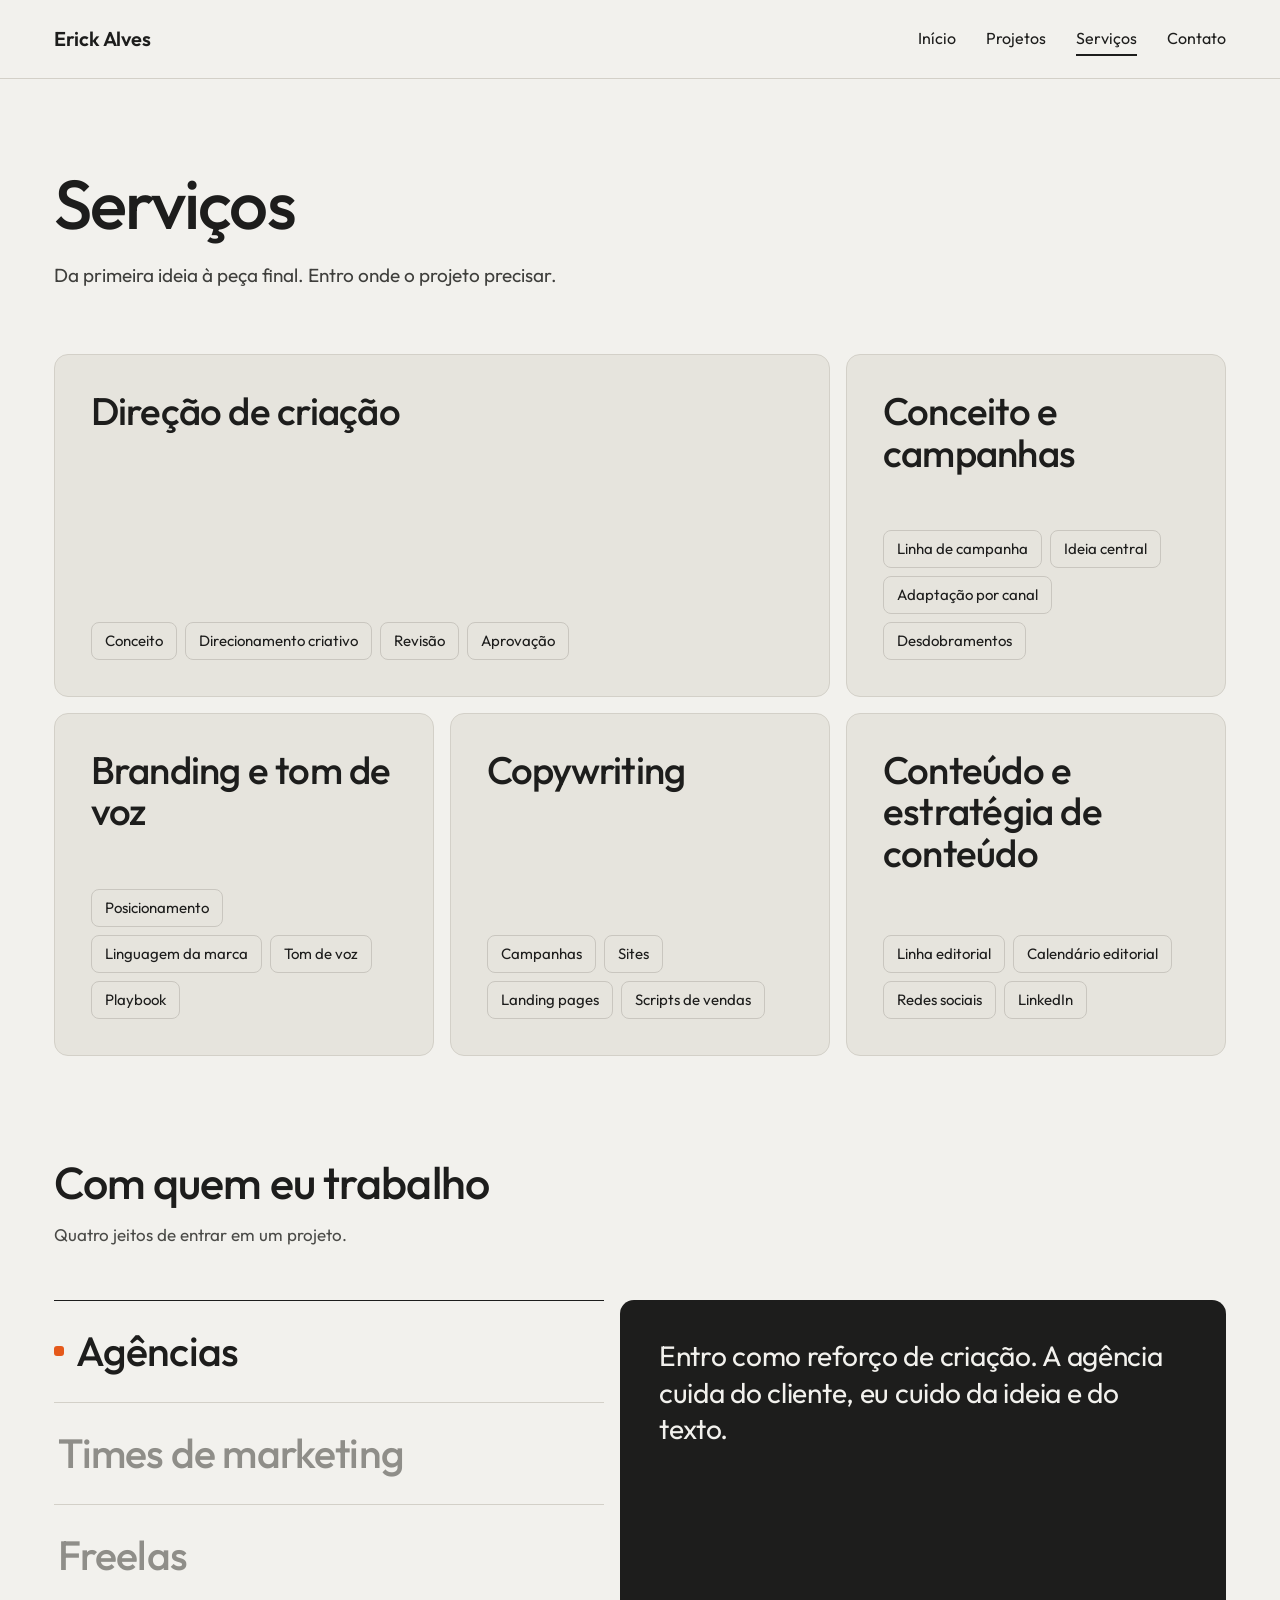
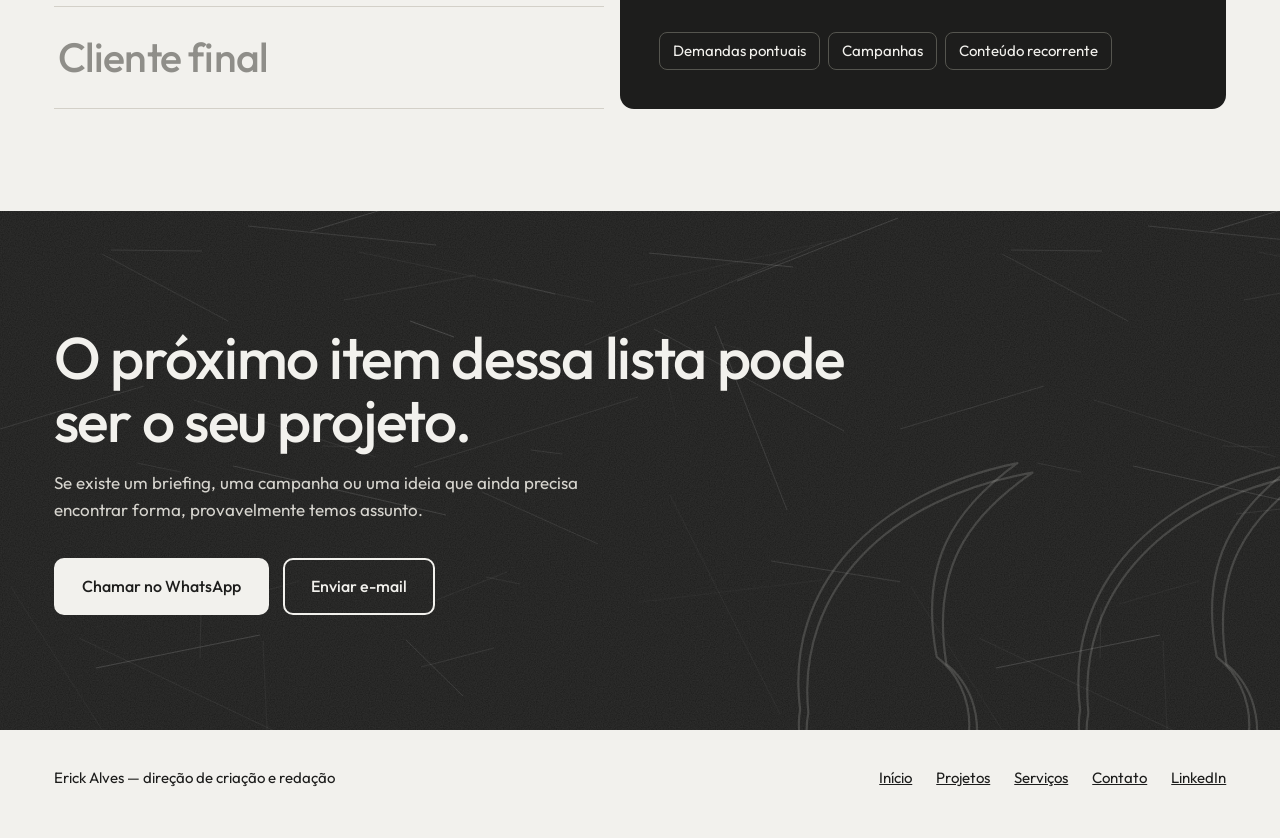
<file: servicos.html>
<!DOCTYPE html>
<html lang="pt-BR">
<head>
<meta charset="utf-8">
<meta name="viewport" content="width=device-width, initial-scale=1">
<title>Serviços — Erick Alves</title>
<meta name="description" content="Direção de criação, conceito e campanhas, branding e tom de voz, copywriting e estratégia de conteúdo.">
<meta name="theme-color" content="#F2F1ED">
<link rel="icon" href="data:image/svg+xml,%3Csvg xmlns='http://www.w3.org/2000/svg' viewBox='0 0 32 32'%3E%3Crect width='32' height='32' rx='6' fill='%231D1D1C'/%3E%3Ccircle cx='16' cy='16' r='6' fill='%23E5591A'/%3E%3C/svg%3E">
<link rel="preconnect" href="https://fonts.googleapis.com">
<link rel="preconnect" href="https://fonts.gstatic.com" crossorigin>
<link href="https://fonts.googleapis.com/css2?family=Outfit:wght@400;500;600&display=swap" rel="stylesheet">
<link rel="stylesheet" href="assets/css/textura.css">
<link rel="icon" href="favicon.svg" type="image/svg+xml">
<link rel="icon" href="favicon-32.png" type="image/png" sizes="32x32">
<link rel="alternate icon" href="favicon.ico">
<link rel="apple-touch-icon" href="apple-touch-icon.png">
<link rel="stylesheet" href="assets/css/style.css?v=14">
</head>
<body>
<svg width="0" height="0" style="position:absolute" aria-hidden="true" focusable="false"><defs><symbol id="aspas" viewBox="0 0 500 340"><g fill="none" stroke="currentColor" stroke-width="2.2" stroke-linecap="round" stroke-linejoin="round"><g transform="translate(0 0)"><path vector-effect="non-scaling-stroke" d="M 26 238 C 12 128 92 44 220 18 C 162 60 132 108 148 191 A 76 76 0 1 1 26 238 Z "/></g><g transform="translate(7 5) rotate(1.6 100 250)"><path vector-effect="non-scaling-stroke" d="M 26 238 C 12 128 92 44 220 18 C 162 60 132 108 148 191 A 76 76 0 1 1 26 238 Z "/></g><g transform="translate(250 0)"><path vector-effect="non-scaling-stroke" d="M 26 238 C 12 128 92 44 220 18 C 162 60 132 108 148 191 A 76 76 0 1 1 26 238 Z "/></g><g transform="translate(257 5) rotate(1.6 100 250)"><path vector-effect="non-scaling-stroke" d="M 26 238 C 12 128 92 44 220 18 C 162 60 132 108 148 191 A 76 76 0 1 1 26 238 Z "/></g></g></symbol></defs></svg><a class="pular" href="#conteudo">Ir para o conteúdo</a>
<header class="topo">
  <div class="wrap topo-in">
    <a class="marca" href="index.html">Erick Alves</a>
    <nav class="menu" aria-label="Principal">
      <a href="index.html">Início</a>
      <a href="projetos.html">Projetos</a>
      <a href="servicos.html" aria-current="page">Serviços</a>
      <a href="contato.html">Contato</a>
    </nav>
  </div>
</header>
<main id="conteudo">
<div class="wrap">
  <header class="cab-pag">
    <h1 class="titulo-pag">Serviços</h1>
    <p class="intro">Da primeira ideia à peça final. Entro onde o projeto precisar.</p>
  </header>
  <ul class="servicos">
    <li class='serv-card'><h2>Direção de criação</h2><ul class='serv-tags'><li>Conceito</li><li>Direcionamento criativo</li><li>Revisão</li><li>Aprovação</li></ul></li><li class='serv-card'><h2>Conceito e campanhas</h2><ul class='serv-tags'><li>Linha de campanha</li><li>Ideia central</li><li>Adaptação por canal</li><li>Desdobramentos</li></ul></li><li class='serv-card'><h2>Branding e tom de voz</h2><ul class='serv-tags'><li>Posicionamento</li><li>Linguagem da marca</li><li>Tom de voz</li><li>Playbook</li></ul></li><li class='serv-card'><h2>Copywriting</h2><ul class='serv-tags'><li>Campanhas</li><li>Sites</li><li>Landing pages</li><li>Scripts de vendas</li></ul></li><li class='serv-card'><h2>Conteúdo e estratégia de conteúdo</h2><ul class='serv-tags'><li>Linha editorial</li><li>Calendário editorial</li><li>Redes sociais</li><li>LinkedIn</li></ul></li>
  </ul>

  <section class="secao secao-com" aria-labelledby="com-t" style="padding-top:clamp(56px,8vw,104px)">
    <div class="secao-cab"><h2 id="com-t">Com quem eu trabalho</h2><p>Quatro jeitos de entrar em um projeto.</p></div>
    <div class="com" data-com>
      <div class="com-abas" role="tablist" aria-label="Formas de trabalho">
        <button type='button' role='tab' id='com-aba-0' aria-controls='com-p-0' aria-selected='true' tabindex='0'><span>Agências</span></button><button type='button' role='tab' id='com-aba-1' aria-controls='com-p-1' aria-selected='false' tabindex='-1'><span>Times de marketing</span></button><button type='button' role='tab' id='com-aba-2' aria-controls='com-p-2' aria-selected='false' tabindex='-1'><span>Freelas</span></button><button type='button' role='tab' id='com-aba-3' aria-controls='com-p-3' aria-selected='false' tabindex='-1'><span>Cliente final</span></button>
      </div>
      <div class="com-paineis">
        <div class='com-painel' role='tabpanel' id='com-p-0' aria-labelledby='com-aba-0'><p>Entro como reforço de criação. A agência cuida do cliente, eu cuido da ideia e do texto.</p><ul class='serv-tags'><li>Demandas pontuais</li><li>Campanhas</li><li>Conteúdo recorrente</li></ul></div><div class='com-painel' role='tabpanel' id='com-p-1' aria-labelledby='com-aba-1' hidden><p>Trabalho por dentro, no ritmo de quem está na empresa: briefing, calendário, aprovação e entrega.</p><ul class='serv-tags'><li>Projetos de marca</li><li>Campanhas</li><li>Conteúdo</li></ul></div><div class='com-painel' role='tabpanel' id='com-p-2' aria-labelledby='com-aba-2' hidden><p>Projetos com começo, meio e fim. Um site, uma campanha, um roteiro, um posicionamento.</p><ul class='serv-tags'><li>Escopo fechado</li><li>Prazo definido</li></ul></div><div class='com-painel' role='tabpanel' id='com-p-3' aria-labelledby='com-aba-3' hidden><p>Converso direto com quem decide. Menos telefone sem fio entre a ideia e a aprovação.</p><ul class='serv-tags'><li>Conversa direta</li><li>Marca e campanha</li></ul></div>
      </div>
    </div>
  </section>
</div>
<section class="fecho texturado" aria-labelledby="fecho-t">
  <svg class="fecho-arte" viewBox="0 0 500 340" aria-hidden="true" focusable="false"><use href="#aspas"/></svg>
  <canvas class="giz" aria-hidden="true"></canvas>
  <div class="wrap fecho-in">
    <h2 id="fecho-t">O próximo item dessa lista pode ser o seu projeto.</h2>
    <p>Se existe um briefing, uma campanha ou uma ideia que ainda precisa encontrar forma, provavelmente temos assunto.</p>
    <div class="btn-linha">
      <a class="btn" href="https://wa.me/5511947955115" target="_blank" rel="noopener">Chamar no WhatsApp</a>
      <a class="btn btn--vazado" href="mailto:erickalves.copy@gmail.com">Enviar e-mail</a>
    </div>
  </div>
</section>

</main>
<footer class="rodape">
  <div class="wrap rodape-in">
    <p>Erick Alves — direção de criação e redação</p>
    <ul>
      <li><a href="index.html">Início</a></li>
      <li><a href="projetos.html">Projetos</a></li>
      <li><a href="servicos.html">Serviços</a></li>
      <li><a href="contato.html">Contato</a></li>
      <li><a href="https://www.linkedin.com/in/eacopy/" target="_blank" rel="noopener">LinkedIn</a></li>
    </ul>
  </div>
</footer>
<div class="cursor-chip" aria-hidden="true">Ver projeto</div>
<script src="assets/js/config.js"></script>
<script src="assets/js/site.js"></script>
<script src="assets/js/interacoes.js"></script>
</body>
</html>
</file>
<file: assets/css/textura.css>
:root{
  --textura-ruido:url("data:image/svg+xml,%3Csvg xmlns='http://www.w3.org/2000/svg' width='300' height='300'%3E%3Cfilter id='n'%3E%3CfeTurbulence type='fractalNoise' baseFrequency='.85' numOctaves='2' stitchTiles='stitch'/%3E%3CfeColorMatrix values='0 0 0 0 1 0 0 0 0 1 0 0 0 0 1 0 0 0 .09 0'/%3E%3C/filter%3E%3Crect width='100%' height='100%' filter='url%28%23n%29'/%3E%3C/svg%3E");
  --textura-riscos:url("data:image/svg+xml,%3Csvg xmlns='http://www.w3.org/2000/svg' width='900' height='600'%3E%3Cline x1='463' y1='573' x2='599' y2='624' stroke='white' stroke-opacity='0.11' stroke-width='1'/%3E%3Cline x1='194' y1='189' x2='376' y2='246' stroke='white' stroke-opacity='0.12' stroke-width='0.5'/%3E%3Cline x1='96' y1='457' x2='260' y2='424' stroke='white' stroke-opacity='0.14' stroke-width='1'/%3E%3Cline x1='649' y1='42' x2='793' y2='56' stroke='white' stroke-opacity='0.12' stroke-width='1'/%3E%3Cline x1='665' y1='161' x2='676' y2='206' stroke='white' stroke-opacity='0.06' stroke-width='0.5'/%3E%3Cline x1='900' y1='247' x2='1012' y2='258' stroke='white' stroke-opacity='0.10' stroke-width='0.5'/%3E%3Cline x1='531' y1='239' x2='562' y2='243' stroke='white' stroke-opacity='0.12' stroke-width='0.7'/%3E%3Cline x1='670' y1='284' x2='780' y2='503' stroke='white' stroke-opacity='0.06' stroke-width='0.7'/%3E%3Cline x1='322' y1='235' x2='369' y2='236' stroke='white' stroke-opacity='0.11' stroke-width='0.5'/%3E%3Cline x1='410' y1='110' x2='454' y2='126' stroke='white' stroke-opacity='0.16' stroke-width='1'/%3E%3Cline x1='0' y1='218' x2='144' y2='175' stroke='white' stroke-opacity='0.09' stroke-width='1'/%3E%3Cline x1='406' y1='429' x2='463' y2='485' stroke='white' stroke-opacity='0.14' stroke-width='0.7'/%3E%3Cline x1='344' y1='89' x2='476' y2='64' stroke='white' stroke-opacity='0.13' stroke-width='0.5'/%3E%3Cline x1='137' y1='252' x2='181' y2='261' stroke='white' stroke-opacity='0.10' stroke-width='0.7'/%3E%3Cline x1='181' y1='572' x2='230' y2='633' stroke='white' stroke-opacity='0.16' stroke-width='0.5'/%3E%3Cline x1='429' y1='392' x2='507' y2='361' stroke='white' stroke-opacity='0.05' stroke-width='1'/%3E%3Cline x1='311' y1='20' x2='549' y2='-51' stroke='white' stroke-opacity='0.12' stroke-width='1'/%3E%3Cline x1='102' y1='43' x2='228' y2='110' stroke='white' stroke-opacity='0.08' stroke-width='1'/%3E%3Cline x1='336' y1='303' x2='389' y2='297' stroke='white' stroke-opacity='0.07' stroke-width='1'/%3E%3Cline x1='248' y1='15' x2='436' y2='34' stroke='white' stroke-opacity='0.10' stroke-width='1'/%3E%3Cline x1='495' y1='588' x2='566' y2='561' stroke='white' stroke-opacity='0.12' stroke-width='0.7'/%3E%3Cline x1='233' y1='255' x2='446' y2='304' stroke='white' stroke-opacity='0.12' stroke-width='1'/%3E%3Cline x1='201' y1='397' x2='200' y2='447' stroke='white' stroke-opacity='0.10' stroke-width='0.5'/%3E%3Cline x1='111' y1='39' x2='202' y2='40' stroke='white' stroke-opacity='0.13' stroke-width='0.7'/%3E%3Cline x1='263' y1='430' x2='270' y2='585' stroke='white' stroke-opacity='0.08' stroke-width='0.5'/%3E%3Cline x1='737' y1='70' x2='898' y2='7' stroke='white' stroke-opacity='0.12' stroke-width='1'/%3E%3Cline x1='629' y1='75' x2='845' y2='27' stroke='white' stroke-opacity='0.05' stroke-width='0.7'/%3E%3Cline x1='421' y1='456' x2='494' y2='437' stroke='white' stroke-opacity='0.08' stroke-width='1'/%3E%3Cline x1='585' y1='134' x2='822' y2='32' stroke='white' stroke-opacity='0.10' stroke-width='0.7'/%3E%3Cline x1='672' y1='534' x2='852' y2='549' stroke='white' stroke-opacity='0.05' stroke-width='0.5'/%3E%3Cline x1='486' y1='366' x2='520' y2='373' stroke='white' stroke-opacity='0.12' stroke-width='0.5'/%3E%3Cline x1='493' y1='68' x2='555' y2='83' stroke='white' stroke-opacity='0.16' stroke-width='0.5'/%3E%3Cline x1='463' y1='559' x2='721' y2='525' stroke='white' stroke-opacity='0.15' stroke-width='1'/%3E%3Cline x1='720' y1='132' x2='835' y2='167' stroke='white' stroke-opacity='0.06' stroke-width='0.7'/%3E%3Cline x1='79' y1='427' x2='306' y2='535' stroke='white' stroke-opacity='0.10' stroke-width='0.5'/%3E%3Cline x1='639' y1='391' x2='823' y2='369' stroke='white' stroke-opacity='0.06' stroke-width='0.5'/%3E%3Cline x1='654' y1='118' x2='844' y2='220' stroke='white' stroke-opacity='0.09' stroke-width='1'/%3E%3Cline x1='710' y1='594' x2='954' y2='584' stroke='white' stroke-opacity='0.11' stroke-width='1'/%3E%3Cline x1='768' y1='526' x2='807' y2='561' stroke='white' stroke-opacity='0.10' stroke-width='0.5'/%3E%3Cline x1='715' y1='115' x2='787' y2='299' stroke='white' stroke-opacity='0.15' stroke-width='0.7'/%3E%3Cline x1='11' y1='376' x2='111' y2='533' stroke='white' stroke-opacity='0.07' stroke-width='0.5'/%3E%3Cline x1='771' y1='350' x2='926' y2='375' stroke='white' stroke-opacity='0.15' stroke-width='0.7'/%3E%3Cline x1='414' y1='256' x2='638' y2='186' stroke='white' stroke-opacity='0.14' stroke-width='0.5'/%3E%3Cline x1='219' y1='393' x2='299' y2='370' stroke='white' stroke-opacity='0.06' stroke-width='0.7'/%3E%3Cline x1='359' y1='41' x2='594' y2='91' stroke='white' stroke-opacity='0.07' stroke-width='0.7'/%3E%3Cline x1='482' y1='281' x2='598' y2='333' stroke='white' stroke-opacity='0.12' stroke-width='0.7'/%3E%3C/svg%3E");
}
</file>
<file: assets/css/style.css>
/* ==========================================================
   Erick Alves — direção de criação e redação
   Off-white como base. Carvão e laranja vêm da capa do LinkedIn.
   ========================================================== */

:root {
  --papel: #F2F1ED;
  --papel-2: #E6E4DD;
  --carvao: #1D1D1C;
  --giz: #8F8E89;
  --traco: #C9C6BF;
  --linha: #D3D0C8;
  --laranja: #E5591A;
  --laranja-texto: #B93E0B;

  --raio: 10px;
  --raio-g: 14px;
  --pad: clamp(20px, 4.2vw, 56px);
  --max: 1240px;

  --t-hero: clamp(2.45rem, 6.1vw, 5.6rem);
  --t-h2: clamp(1.85rem, 3.5vw, 2.9rem);
  --t-h3: 1.3125rem;
  --t-corpo: 1.0625rem;
  --t-peq: 0.9375rem;
}

*, *::before, *::after { box-sizing: border-box; }
html { -webkit-text-size-adjust: 100%; scroll-behavior: smooth; }
body {
  margin: 0;
  background: var(--papel);
  color: var(--carvao);
  font-family: "Outfit", system-ui, -apple-system, "Segoe UI", sans-serif;
  font-size: var(--t-corpo);
  line-height: 1.6;
  font-weight: 400;
  -webkit-font-smoothing: antialiased;
}
img, svg { display: block; max-width: 100%; }
a { color: inherit; }
h1, h2, h3, p, ul, ol, figure, blockquote { margin: 0; }
ul, ol { padding: 0; list-style: none; }

:focus-visible { outline: 3px solid var(--laranja); outline-offset: 3px; }

.pular {
  position: absolute; left: -9999px; top: 0;
  background: var(--carvao); color: var(--papel); padding: 12px 16px; z-index: 100;
}
.pular:focus { left: 12px; top: 12px; }

.wrap { width: 100%; max-width: calc(var(--max) + var(--pad) * 2); margin: 0 auto; padding: 0 var(--pad); }

/* ---------- Agenda ---------- */
.agenda {
  background: var(--carvao);
  color: var(--papel);
  font-size: var(--t-peq);
}
.agenda[hidden] { display: none; }
.agenda-in {
  display: flex; flex-wrap: wrap; align-items: center; gap: 6px 18px;
  padding-top: 10px; padding-bottom: 10px;
}
.agenda-ponto {
  width: 9px; height: 9px; border-radius: 50%;
  background: var(--laranja); flex: none;
}
.agenda[data-estado="fechada"] .agenda-ponto { background: var(--giz); }
.agenda-msg { display: flex; align-items: center; gap: 10px; }
.agenda a { color: var(--papel); text-underline-offset: 3px; }

/* ---------- Cabeçalho ---------- */
.topo { border-bottom: 1px solid var(--linha); }
.topo-in {
  display: flex; flex-wrap: wrap; align-items: center; justify-content: space-between;
  gap: 10px 32px; padding-top: 22px; padding-bottom: 22px;
}
.marca {
  font-weight: 600; font-size: 1.25rem; letter-spacing: -0.01em;
  text-decoration: none;
}
.menu { display: flex; flex-wrap: wrap; gap: 6px 30px; }
.menu a {
  text-decoration: none; font-size: 1rem; padding: 4px 0;
  background: linear-gradient(var(--carvao), var(--carvao)) 0 100% / 0 2px no-repeat;
  transition: background-size .25s ease;
}
.menu a:hover, .menu a[aria-current="page"] { background-size: 100% 2px; }

/* ---------- Botões ---------- */
.btn {
  display: inline-flex; align-items: center; justify-content: center;
  font: inherit; font-weight: 500; font-size: 1rem;
  padding: 14px 26px; border-radius: var(--raio);
  border: 2px solid var(--carvao);
  background: var(--carvao); color: var(--papel);
  text-decoration: none; cursor: pointer;
  transition: background-color .2s, color .2s, border-color .2s;
}
.btn:hover { background: var(--laranja); border-color: var(--laranja); color: var(--carvao); }
.btn--vazado { background: transparent; color: var(--carvao); }
.btn--vazado:hover { background: var(--carvao); border-color: var(--carvao); color: var(--papel); }
.btn-linha { display: flex; flex-wrap: wrap; gap: 14px; }

/* ---------- Abertura ---------- */
.abertura { position: relative; overflow: hidden; }
.abertura-arte {
  position: absolute; right: -3%; top: 50%;
  transform: translate(calc(var(--px, 0) * 1px), calc(-50% + var(--py, 0) * 1px));
  transition: transform .5s cubic-bezier(.2,.7,.2,1);
  width: min(62vw, 760px); height: auto; color: var(--traco);
  pointer-events: none;
}
.abertura-arte .tr {
  fill: none; stroke: currentColor; stroke-width: 1.5;
  stroke-linecap: round; stroke-linejoin: round;
  stroke-dasharray: 1; stroke-dashoffset: 1;
  animation: desenhar 2.2s cubic-bezier(.5,.1,.2,1) forwards;
}
.abertura-arte .tr:nth-child(2) { animation-delay: .25s; }
.abertura-arte .tr:nth-child(3) { animation-delay: .5s; }
.abertura-arte .tr:nth-child(4) { animation-delay: .75s; }
@keyframes desenhar { to { stroke-dashoffset: 0; } }

.abertura-txt {
  position: relative;
  padding-top: clamp(56px, 9vw, 120px); padding-bottom: clamp(56px, 8vw, 104px);
}
.abertura h1 {
  font-size: var(--t-hero); line-height: 1.03; font-weight: 500;
  letter-spacing: -0.025em; max-width: 11.5em;
}
.abertura .complemento {
  margin-top: 22px; max-width: 30em;
  color: var(--laranja-texto); font-size: 1.1875rem; line-height: 1.45;
}
.abertura .complemento .linha { display: block; }
.abertura .btn-linha { margin-top: 38px; }

/* ---------- Seções ---------- */
.secao { padding: clamp(56px, 8vw, 104px) 0; }
.secao + .secao { padding-top: 0; }
.secao-cab { display: grid; gap: 14px; margin-bottom: clamp(30px, 4vw, 52px); max-width: 44em; }
.secao h2, .titulo-pag {
  font-size: var(--t-h2); line-height: 1.1; font-weight: 500; letter-spacing: -0.02em;
}
.secao-cab p { color: #4a4a47; }
.mais { display: inline-block; margin-top: 6px; font-weight: 500; }
.passos + .mais { margin-top: 40px; }

/* ---------- Painéis e cards de projeto ---------- */
.grade-proj {
  display: grid; grid-template-columns: repeat(2, minmax(0, 1fr));
  gap: clamp(36px, 4.5vw, 64px) clamp(20px, 3vw, 40px);
}
.proj { display: block; text-decoration: none; }
.painel {
  position: relative; display: flex; flex-direction: column; justify-content: space-between;
  min-height: clamp(250px, 28vw, 360px); padding: clamp(22px, 2.6vw, 34px);
  border-radius: var(--raio-g); overflow: hidden;
  background: var(--papel-2); color: var(--carvao);
  transition: transform .35s ease;
}
.proj:hover .painel { transform: translateY(-4px); }
.painel--carvao { background-color: var(--carvao); color: var(--papel); }
.painel--laranja { background: var(--laranja); color: var(--carvao); }
.painel .aspas { width: 64px; height: auto; opacity: .85; transform-origin: 20% 80%; transition: transform .45s cubic-bezier(.3,1.5,.5,1); }
.proj:hover .painel .aspas, .proj:focus-visible .painel .aspas { transform: rotate(-9deg) scale(1.14); }
.painel--carvao .aspas { color: var(--giz); }
.painel--laranja .aspas { color: rgba(29,29,28,.55); }
.painel .aspas { color: var(--giz); }
.painel-frase {
  font-size: clamp(1.4rem, 2.5vw, 2.1rem); line-height: 1.16; font-weight: 500;
  letter-spacing: -0.015em; max-width: 17em; margin-top: 26px;
}
.proj-info { padding-top: 18px; }
.proj-info h3 {
  font-size: var(--t-h3); font-weight: 600; line-height: 1.25;
  display: inline;
  background: linear-gradient(var(--carvao), var(--carvao)) 0 100% / 0 2px no-repeat;
  transition: background-size .25s ease;
}
.proj:hover .proj-info h3 { background-size: 100% 2px; }
.proj-info p { margin-top: 8px; color: #4a4a47; max-width: 34em; }
.etiquetas { display: flex; flex-wrap: wrap; gap: 8px; margin-top: 14px; }
.etiquetas li {
  font-size: .875rem; line-height: 1; padding: 7px 11px;
  border: 1px solid var(--giz); border-radius: 7px; color: #3a3a38;
}

/* textura de giz no carvão */
.texturado {
  background-color: var(--carvao);
  background-image: var(--textura-ruido), var(--textura-riscos);
  background-size: 300px 300px, 900px 600px;
}

/* ---------- Passos (sequência real) ---------- */
.passos { display: grid; grid-template-columns: repeat(5, minmax(0, 1fr)); gap: 0 clamp(16px, 2vw, 28px); counter-reset: passo; }
.passos li { border-top: 2px solid var(--carvao); padding-top: 16px; counter-increment: passo; transition: border-color .25s, transform .25s; }
.passos li:hover { border-top-color: var(--laranja); transform: translateY(-4px); }
.passos li::before {
  content: counter(passo); display: block; margin-bottom: 18px;
  color: var(--laranja-texto); font-weight: 600; font-size: var(--t-peq);
}
.passos strong { display: block; font-size: var(--t-h3); font-weight: 600; margin-bottom: 6px; }
.passos span { color: #4a4a47; font-size: var(--t-peq); line-height: 1.5; }

/* ---------- Depoimentos ---------- */
.depoimentos { display: grid; grid-template-columns: repeat(3, minmax(0, 1fr)); gap: 40px clamp(24px, 3vw, 44px); }
.depoimentos blockquote { border-top: 1px solid var(--carvao); padding-top: 22px; }
.depoimentos p { font-size: 1.125rem; line-height: 1.5; }
.depoimentos footer { margin-top: 18px; font-size: var(--t-peq); color: #4a4a47; }
.depoimentos footer strong { display: block; color: var(--carvao); font-weight: 600; }

/* ---------- Bloco de contato escuro ---------- */
.fecho { color: var(--papel); position: relative; overflow: hidden; }
.fecho-arte {
  position: absolute; right: -4%; bottom: -18%; width: min(48vw, 560px);
  color: rgba(242,241,237,.16); pointer-events: none;
}
.fecho-in { position: relative; padding-top: clamp(64px, 9vw, 120px); padding-bottom: clamp(64px, 9vw, 120px); }
.fecho h2 {
  font-size: clamp(2rem, 4.6vw, 4rem); line-height: 1.06; font-weight: 500;
  letter-spacing: -0.022em; max-width: 14em;
}
.fecho p { margin-top: 18px; max-width: 32em; color: #d7d5cf; }
.fecho .btn-linha { margin-top: 34px; }
.fecho .btn { background: var(--papel); border-color: var(--papel); color: var(--carvao); }
.fecho .btn:hover { background: var(--laranja); border-color: var(--laranja); }
.fecho .btn--vazado { background: transparent; color: var(--papel); }
.fecho .btn--vazado:hover { background: var(--papel); color: var(--carvao); border-color: var(--papel); }

/* ---------- Rodapé ---------- */
.rodape { padding: 36px 0 48px; font-size: var(--t-peq); }
.rodape-in { display: flex; flex-wrap: wrap; justify-content: space-between; gap: 14px 32px; }
.rodape ul { display: flex; flex-wrap: wrap; gap: 6px 24px; }

/* ---------- Páginas internas ---------- */
.cab-pag { padding-top: clamp(48px, 7vw, 96px); padding-bottom: clamp(36px, 5vw, 64px); }
.titulo-pag { font-size: clamp(2.3rem, 5.4vw, 4.6rem); line-height: 1.04; letter-spacing: -0.025em; }
.cab-pag .intro { margin-top: 20px; max-width: 36em; font-size: 1.1875rem; color: #3f3f3c; }

/* ---------- Página de projeto ---------- */
.volta { display: inline-block; margin-bottom: 30px; font-size: var(--t-peq); }
.caso-meta {
  display: grid; grid-template-columns: repeat(3, minmax(0, 1fr)); gap: 24px;
  margin-top: 36px; padding-top: 22px; border-top: 1px solid var(--carvao);
}
.caso-meta dt { font-size: .875rem; color: #55554f; }
.caso-meta dd { margin: 4px 0 0; font-weight: 500; }
.caso-capa .painel { min-height: clamp(300px, 38vw, 520px); }
.caso-capa .painel-frase { font-size: clamp(1.8rem, 4vw, 3.4rem); max-width: 18em; }
.caso-corpo { display: grid; grid-template-columns: minmax(0, 1fr) minmax(0, 2fr); gap: clamp(24px, 5vw, 80px); padding: clamp(40px, 6vw, 80px) 0; border-top: 1px solid var(--linha); }
.caso-corpo h2 { font-size: var(--t-h3); font-weight: 600; line-height: 1.25; }
.caso-corpo .texto { max-width: 38em; }
.caso-corpo .texto p + p { margin-top: 1em; }
.lista-trab li { padding: 12px 0; border-bottom: 1px solid var(--linha); }
.lista-trab li:first-child { border-top: 1px solid var(--linha); }
.linhas { display: grid; gap: 0; }
.linhas blockquote {
  font-size: clamp(1.35rem, 2.6vw, 2rem); line-height: 1.2; font-weight: 500; letter-spacing: -0.012em;
  padding: 22px 0; border-bottom: 1px solid var(--linha); max-width: 24em;
}
.linhas blockquote:first-child { border-top: 1px solid var(--linha); }
.numeros { display: grid; grid-template-columns: repeat(2, minmax(0, 1fr)); gap: 32px; }
.numeros .n { font-size: clamp(2.2rem, 4.4vw, 3.8rem); font-weight: 500; line-height: 1; letter-spacing: -0.02em; }
.numeros p { margin-top: 10px; color: #3f3f3c; font-size: var(--t-peq); }
.aviso {
  margin-top: 28px; padding: 14px 16px; border-left: 3px solid var(--laranja);
  background: var(--papel-2); font-size: var(--t-peq); max-width: 38em;
  border-radius: 0 var(--raio) var(--raio) 0;
}
.proximo { border-top: 1px solid var(--carvao); padding: 28px 0 0; display: flex; flex-wrap: wrap; justify-content: space-between; gap: 12px 24px; }
.proximo a { font-size: clamp(1.3rem, 2.6vw, 2rem); font-weight: 500; letter-spacing: -0.015em; }

/* ---------- Serviços ---------- */
.servicos { display: grid; grid-template-columns: repeat(3, minmax(0, 1fr)); gap: 0; border-top: 1px solid var(--carvao); }
.servicos li { padding: 28px clamp(16px, 2vw, 30px) 34px 0; border-bottom: 1px solid var(--linha); }
.servicos h3 { font-size: var(--t-h3); font-weight: 600; line-height: 1.25; }
.servicos p { margin-top: 10px; color: #3f3f3c; max-width: 24em; }
.servicos .entrega { margin-top: 12px; font-size: var(--t-peq); color: #55554f; }
.situacoes { display: grid; grid-template-columns: repeat(2, minmax(0, 1fr)); gap: 0 clamp(24px, 4vw, 64px); }
.situacoes li { padding: 26px 0; border-top: 1px solid var(--carvao); }
.situacoes h3 { font-size: 1.5rem; line-height: 1.2; font-weight: 500; letter-spacing: -0.01em; }
.situacoes p { margin-top: 10px; max-width: 28em; color: #3f3f3c; }
.duas-fases { display: grid; grid-template-columns: repeat(2, minmax(0, 1fr)); gap: clamp(24px, 4vw, 64px); }
.duas-fases h3 { font-size: 1.5rem; font-weight: 500; line-height: 1.2; padding-top: 18px; border-top: 2px solid var(--carvao); }
.duas-fases p { margin-top: 10px; max-width: 28em; }

/* ---------- Vídeos ---------- */
.videos { display: grid; grid-template-columns: repeat(3, minmax(0, 1fr)); gap: 40px clamp(20px, 2.4vw, 32px); }
.video-quadro {
  position: relative; aspect-ratio: 16 / 9; border-radius: var(--raio-g); overflow: hidden;
  background: var(--carvao); display: grid; place-items: center; color: var(--papel);
}
.video-quadro img, .video-quadro iframe { position: absolute; inset: 0; width: 100%; height: 100%; border: 0; object-fit: cover; }
.video-play {
  position: relative; width: 64px; height: 64px;
  background: var(--laranja); display: grid; place-items: center; border: 0; border-radius: 16px; cursor: pointer; padding: 0;
  transition: transform .2s;
}
.video-play:hover { transform: scale(1.08); }
.video-play::before {
  content: ""; margin-left: 4px; border-style: solid; border-width: 10px 0 10px 16px;
  border-color: transparent transparent transparent var(--carvao);
}
.video-quadro--vazio { background-color: var(--papel-2); color: var(--giz); }
.video-quadro--vazio .video-play { background: var(--carvao); cursor: default; }
.video-quadro--vazio .video-play::before { border-left-color: var(--papel); }
.video-info { padding-top: 14px; }
.video-info h3 { font-size: 1.125rem; font-weight: 600; line-height: 1.3; }
.video-info p { margin-top: 4px; font-size: var(--t-peq); color: #4a4a47; }
.video-info a { font-size: var(--t-peq); }
.nota-modelo { margin-top: 36px; font-size: var(--t-peq); color: #55554f; max-width: 40em; }

/* ---------- Contato ---------- */
.contatos { display: grid; grid-template-columns: repeat(3, minmax(0, 1fr)); gap: 0 28px; border-top: 1px solid var(--carvao); }
.contatos li { padding: 26px 0 30px; border-bottom: 1px solid var(--linha); }
.contatos h2 { font-size: var(--t-h3); font-weight: 600; }
.contatos p { margin-top: 8px; color: #3f3f3c; }
.contatos a.destino { display: inline-block; margin-top: 14px; font-size: 1.125rem; font-weight: 500; word-break: break-word; }
.checklist { max-width: 38em; }
.checklist li { padding: 12px 0; border-bottom: 1px solid var(--linha); }
.checklist li:first-child { border-top: 1px solid var(--linha); }

/* ---------- Responsivo ---------- */
@media (max-width: 960px) {
  .passos { grid-template-columns: repeat(2, minmax(0, 1fr)); gap: 32px 24px; }
  .servicos { grid-template-columns: repeat(2, minmax(0, 1fr)); }
  .videos { grid-template-columns: repeat(2, minmax(0, 1fr)); }
  .depoimentos { grid-template-columns: 1fr; }
  .caso-corpo { grid-template-columns: 1fr; gap: 18px; }
}
@media (max-width: 680px) {
  .grade-proj, .situacoes, .duas-fases, .contatos, .servicos, .videos, .numeros { grid-template-columns: 1fr; }
  .passos { grid-template-columns: 1fr; }
  .caso-meta { grid-template-columns: 1fr; gap: 14px; }
  .abertura-arte { width: 120vw; right: -40%; opacity: .7; }
  .menu { gap: 4px 22px; }
  .btn { width: 100%; }
  .agenda-in { padding-top: 12px; padding-bottom: 12px; }
}

@media (prefers-reduced-motion: reduce) {
  html { scroll-behavior: auto; }
  .abertura-arte .tr { animation: none; stroke-dashoffset: 0; }
  .proj:hover .painel { transform: none; }
  * { transition-duration: .01ms !important; }
}


/* ==========================================================
   Interações
   ========================================================== */

/* Palavras destacadas da frase de abertura */
.termo { white-space: nowrap; color: inherit; transition: color .25s; cursor: default; }
.termo:hover { color: var(--laranja-texto); }

/* Etiqueta que acompanha o cursor sobre os projetos */
.cursor-chip {
  position: fixed; left: 0; top: 0; z-index: 60; pointer-events: none;
  padding: 9px 14px; border-radius: var(--raio);
  background: var(--laranja); color: var(--carvao); font-size: .9375rem; font-weight: 500;
  opacity: 0; transform: translate(-100px, -100px) scale(.85);
  transition: opacity .18s, scale .18s;
  white-space: nowrap;
}
.cursor-chip.on { opacity: 1; }

/* Rastro de giz no bloco escuro */
.giz { position: absolute; inset: 0; width: 100%; height: 100%; pointer-events: none; }

/* Filtro de projetos */
.filtros { display: flex; flex-wrap: wrap; align-items: center; gap: 10px; margin-bottom: 40px; }
.filtro {
  font: inherit; font-size: var(--t-peq); font-weight: 500; cursor: pointer;
  padding: 10px 16px; border-radius: var(--raio);
  border: 1.5px solid var(--carvao); background: transparent; color: var(--carvao);
  transition: background-color .2s, color .2s;
}
.filtro:hover { background: var(--papel-2); }
.filtro[aria-pressed="true"] { background: var(--carvao); color: var(--papel); }
.filtro-conta { margin-left: auto; font-size: var(--t-peq); color: #55554f; }
.grade-proj li[hidden] { display: none; }
.grade-proj li.entra { animation: entra .4s cubic-bezier(.2,.8,.3,1) both; }
.grade-proj li.sai { animation: sai .18s ease-in both; }
@keyframes entra { from { opacity: 0; transform: translateY(14px) scale(.98); } to { opacity: 1; transform: none; } }
@keyframes sai { to { opacity: 0; transform: scale(.97); } }

/* Barra de leitura nas páginas de projeto */
.progresso { position: fixed; left: 0; top: 0; width: 100%; height: 4px; z-index: 70; pointer-events: none; }
.progresso span { display: block; height: 100%; background: var(--laranja); transform-origin: 0 50%; transform: scaleX(0); }

@media (hover: none), (pointer: coarse) { .cursor-chip { display: none; } }
@media (prefers-reduced-motion: reduce) {
  .abertura-arte { transition: none; }
  .grade-proj li.entra, .grade-proj li.sai { animation: none; }
  .proj:hover .painel .aspas, .passos li:hover { transform: none; }
}
@media (max-width: 680px) { .filtro-conta { margin-left: 0; width: 100%; } }
@media (max-width: 480px) { .abertura .complemento { font-size: 1.0625rem; } }

/* Painéis com foto */
.painel--foto { padding: 0; background: var(--carvao); }
.painel--foto img {
  position: absolute; inset: 0; width: 100%; height: 100%; object-fit: cover;
  transition: transform .6s cubic-bezier(.2,.7,.3,1);
}
.painel--veritek img { object-position: 50% 46%; }
.proj:hover .painel--foto img { transform: scale(1.035); }
@media (prefers-reduced-motion: reduce) { .proj:hover .painel--foto img { transform: none; } }
.painel--muda { justify-content: center; align-items: center; }
.painel--muda .aspas { width: clamp(70px, 9vw, 112px); opacity: .7; }
.caso-capa .painel--foto { min-height: 0; aspect-ratio: 2.1 / 1; }
@media (max-width: 680px) { .caso-capa .painel--foto { aspect-ratio: 4 / 3; } }

/* Galeria horizontal */
.galeria { padding: clamp(40px, 6vw, 80px) 0; border-top: 1px solid var(--linha); }
.galeria-cab { display: flex; align-items: center; justify-content: space-between; gap: 16px; margin-bottom: 22px; }
.galeria-cab h2 { font-size: var(--t-h3); font-weight: 600; line-height: 1.25; }
.galeria-setas { display: flex; gap: 8px; }
.seta {
  width: 44px; height: 44px; display: grid; place-items: center; cursor: pointer;
  border: 1.5px solid var(--carvao); border-radius: var(--raio); background: transparent; color: var(--carvao);
  transition: background .2s, color .2s, opacity .2s;
}
.seta svg { width: 20px; height: 20px; }
.seta:hover:not(:disabled) { background: var(--carvao); color: var(--papel); }
.seta:disabled { opacity: .3; cursor: default; }
.galeria-pista {
  list-style: none; margin: 0 calc(50% - 50vw) 0 0; padding: 0;
  display: flex; gap: clamp(12px, 1.6vw, 20px); overflow-x: auto;
  scroll-snap-type: x mandatory; 
  scrollbar-width: none; cursor: grab; -webkit-overflow-scrolling: touch;
}
.galeria-pista::-webkit-scrollbar { display: none; }
.galeria-pista.arrastando { cursor: grabbing; scroll-snap-type: none; }
.galeria-item { flex: 0 0 clamp(280px, 50vw, 680px); scroll-snap-align: start; }
.galeria-pista.larga .galeria-item { flex-basis: clamp(300px, 64vw, 900px); }
.galeria-item figure { margin: 0; }
.galeria-item img {
  width: 100%; aspect-ratio: var(--prop, 4 / 3); object-fit: cover; display: block; border-radius: var(--raio-g);
  background: var(--papel-2); pointer-events: none; -webkit-user-drag: none;
}
.galeria-pista:focus-visible { outline: 2px solid var(--carvao); outline-offset: 4px; }

/* Chamada de serviços (home) */
.serv-chamada { display: grid; grid-template-columns: minmax(0, 1.25fr) minmax(0, 1fr); gap: clamp(28px, 6vw, 96px); align-items: end; }
.serv-chamada h2 { font-size: clamp(2.2rem, 5.4vw, 4.4rem); line-height: 1.04; letter-spacing: -0.025em; font-weight: 500; max-width: 12em; text-wrap: balance; }
.serv-lado p { font-size: var(--t-corpo, 1.125rem); line-height: 1.55; color: #3f3f3c; max-width: 30em; }
.serv-lado .btn { margin-top: 28px; }
@media (max-width: 760px) { .serv-chamada { grid-template-columns: 1fr; align-items: start; } }
.secao-serv { background: var(--carvao); color: var(--papel); padding: clamp(72px, 10vw, 140px) 0; border-radius: 0; }
.secao-serv .serv-chamada { align-items: center; }
.secao-serv .serv-lado p { color: #c9c6bf; }
.secao-serv .btn { background: var(--papel); color: var(--carvao); border-color: var(--papel); }
.secao-serv .btn:hover { background: #fff; border-color: #fff; }
.secao-serv a:focus-visible { outline-color: var(--papel); }
section.secao.secao-serv { padding-top: clamp(72px, 10vw, 140px); padding-bottom: clamp(72px, 10vw, 140px); }
section.secao.secao-serv + section.secao { padding-top: clamp(56px, 8vw, 104px); }

/* Serviços: cards interativos */
.servicos { display: grid; grid-template-columns: repeat(6, minmax(0, 1fr)); gap: 16px; border-top: 0; }
.serv-card {
  position: relative; overflow: hidden; isolation: isolate;
  display: flex; flex-direction: column; justify-content: space-between; gap: 56px;
  min-height: 280px; padding: clamp(22px, 2.6vw, 34px);
  background: var(--papel-2); border: 1px solid var(--linha); border-radius: var(--raio-g);
  grid-column: span 2;
  transition: transform .35s cubic-bezier(.2,.7,.3,1), background .35s, border-color .35s, color .35s;
}
.serv-card:first-child { grid-column: span 4; }
.serv-card::before {
  content: ""; position: absolute; inset: 0; z-index: -1; opacity: 0; transition: opacity .35s;
  background: radial-gradient(420px circle at var(--mx, 50%) var(--my, 50%), rgba(229, 89, 26, .22), transparent 62%);
}
.serv-card h2 { font-size: clamp(1.7rem, 3vw, 2.6rem); font-weight: 500; line-height: 1.08; letter-spacing: -0.02em; max-width: 11em; }
.serv-tags { display: flex; flex-wrap: wrap; gap: 8px; }
.serv-tags li {
  padding: 6px 13px; font-size: var(--t-peq); border: 1px solid var(--traco); border-radius: 8px;
  background: transparent; transition: transform .3s cubic-bezier(.2,.7,.3,1), background .25s, color .25s, border-color .25s;
}
.serv-card:hover, .serv-card.on { transform: translateY(-5px); background: var(--carvao); color: var(--papel); border-color: var(--carvao); }
.serv-card:hover::before, .serv-card.on::before { opacity: 1; }
.serv-card:hover .serv-tags li, .serv-card.on .serv-tags li { border-color: #55554f; }
.serv-card .serv-tags li:hover { background: var(--laranja); border-color: var(--laranja); color: #fff; transform: translateY(-2px); }
@media (max-width: 980px) { .servicos { grid-template-columns: repeat(2, minmax(0, 1fr)); } .serv-card, .serv-card:first-child { grid-column: span 1; } .serv-card:first-child { grid-column: span 2; } }
@media (max-width: 680px) { .servicos { grid-template-columns: 1fr; } .serv-card, .serv-card:first-child { grid-column: auto; min-height: 220px; } }
@media (prefers-reduced-motion: reduce) { .serv-card, .serv-tags li { transition: none; } .serv-card:hover, .serv-card.on { transform: none; } }
.servicos > li.serv-card { padding: clamp(24px, 2.8vw, 36px); border: 1px solid var(--linha); }
.servicos > li.serv-card:hover, .servicos > li.serv-card.on { border-color: var(--carvao); }
.servicos .serv-tags li { padding: 6px 13px; border: 1px solid var(--traco); border-bottom: 1px solid var(--traco); }
.servicos .serv-card:hover .serv-tags li, .servicos .serv-card.on .serv-tags li { border-color: #55554f; }
.servicos .serv-card .serv-tags li:hover { border-color: var(--laranja); }
.servicos .serv-card h2 { margin: 0; }

/* Com quem eu trabalho */
.com { display: grid; grid-template-columns: minmax(0, 1fr) minmax(0, 1.1fr); gap: 16px; align-items: stretch; margin-top: 8px; }
.com-abas { display: flex; flex-direction: column; border-top: 1px solid var(--carvao); }
.com-abas button {
  position: relative; text-align: left; padding: clamp(18px, 2.4vw, 28px) 4px; background: none; border: 0; border-bottom: 1px solid var(--linha);
  font: inherit; font-size: clamp(1.6rem, 3.2vw, 2.7rem); font-weight: 500; letter-spacing: -0.02em; line-height: 1.1; color: var(--giz); cursor: pointer;
  transition: color .25s, padding-left .35s cubic-bezier(.2,.7,.3,1);
}
.com-abas button:hover { color: var(--carvao); }
.com-abas button[aria-selected="true"] { color: var(--carvao); padding-left: 22px; }
.com-abas button::before { content: ""; position: absolute; left: 0; top: 50%; width: 10px; height: 10px; margin-top: -5px; border-radius: 3px; background: var(--laranja); transform: scale(0); transition: transform .3s cubic-bezier(.2,.7,.3,1); }
.com-abas button[aria-selected="true"]::before { transform: scale(1); }
.com-abas button:focus-visible { outline: 2px solid var(--carvao); outline-offset: 2px; }
.com-paineis { position: relative; background: var(--carvao); color: var(--papel); border-radius: var(--raio-g); overflow: hidden; min-height: 320px; }
.com-painel { height: 100%; display: flex; flex-direction: column; justify-content: space-between; gap: 40px; padding: clamp(24px, 3vw, 40px); animation: comEntra .45s cubic-bezier(.2,.7,.3,1); }
.com-painel[hidden] { display: none; }
.com-painel p { font-size: clamp(1.3rem, 2.2vw, 1.8rem); line-height: 1.3; letter-spacing: -0.01em; max-width: 20em; }
.com-painel .serv-tags li { border-color: #55554f; color: var(--papel); }
.com-painel .serv-tags li:hover { background: var(--laranja); border-color: var(--laranja); }
@keyframes comEntra { from { opacity: 0; transform: translateY(10px); } to { opacity: 1; transform: none; } }
@media (max-width: 760px) { .com { grid-template-columns: 1fr; } .com-paineis { min-height: 260px; } }
@media (prefers-reduced-motion: reduce) { .com-painel { animation: none; } .com-abas button, .com-abas button::before { transition: none; } }

/* Contato: cartões */
.cont { display: grid; grid-template-columns: minmax(0, 1.4fr) minmax(0, 1fr); grid-template-rows: 1fr 1fr; gap: 16px; margin-top: 8px; padding-bottom: clamp(56px, 8vw, 104px); }
.cont-card {
  position: relative; overflow: hidden; isolation: isolate; display: flex; flex-direction: column; justify-content: space-between; gap: 28px;
  min-height: 190px; padding: clamp(22px, 2.8vw, 34px); background: var(--papel-2); border: 1px solid var(--linha); border-radius: var(--raio-g);
  transition: transform .35s cubic-bezier(.2,.7,.3,1), background .35s, color .35s, border-color .35s;
}
.cont-card--zap { grid-row: span 2; background: var(--carvao); color: var(--papel); border-color: var(--carvao); min-height: 400px; }
.cont-card::before { content: ""; position: absolute; inset: 0; z-index: -1; opacity: 0; transition: opacity .35s; background: radial-gradient(420px circle at var(--mx, 50%) var(--my, 50%), rgba(229, 89, 26, .24), transparent 62%); }
.cont-card--zap::before { opacity: .55; }
.cont-card:hover { transform: translateY(-5px); }
.cont-card:hover::before { opacity: 1; }
.cont-card:not(.cont-card--zap):hover { background: var(--carvao); color: var(--papel); border-color: var(--carvao); }
.cont-link { color: inherit; text-decoration: none; }
.cont-link::after { content: ""; position: absolute; inset: 0; z-index: 1; }
.cont-link:focus-visible { outline: none; }
.cont-card:has(.cont-link:focus-visible) { outline: 2px solid var(--laranja); outline-offset: 3px; }
.cont-card h2 { font-size: clamp(2rem, 4.6vw, 3.8rem); font-weight: 500; letter-spacing: -0.025em; line-height: 1; margin: 0; }
.cont-card p { margin: 0; max-width: 20em; color: #c9c6bf; font-size: 1.125rem; line-height: 1.4; }
.cont-pe { display: flex; flex-wrap: wrap; align-items: center; justify-content: space-between; gap: 12px 16px; position: relative; z-index: 2; }
.cont-dado { font-size: 1.05rem; font-weight: 500; word-break: break-word; }
.copiar {
  font: inherit; font-size: var(--t-peq); padding: 7px 14px; cursor: pointer; color: inherit; background: transparent;
  border: 1px solid currentColor; border-radius: 8px; opacity: .85; transition: background .2s, color .2s, border-color .2s, opacity .2s;
}
.copiar:hover { background: var(--laranja); border-color: var(--laranja); color: #fff; opacity: 1; }
.copiar.ok { background: var(--papel); color: var(--carvao); border-color: var(--papel); }
.copiar:focus-visible { outline: 2px solid var(--laranja); outline-offset: 2px; }
.cont-seta { position: absolute; top: clamp(20px, 2.4vw, 30px); right: clamp(20px, 2.4vw, 30px); z-index: 0; font-size: 1.6rem; line-height: 1; transition: transform .35s cubic-bezier(.2,.7,.3,1), color .25s; }
.cont-card:hover .cont-seta { transform: translate(4px, -4px); color: var(--laranja); }
@media (max-width: 760px) { .cont { grid-template-columns: 1fr; grid-template-rows: auto; } .cont-card--zap { grid-row: auto; min-height: 300px; } }
@media (prefers-reduced-motion: reduce) { .cont-card { transition: none; } .cont-card:hover { transform: none; } .cont-seta { transition: none; } }

/* Depoimentos em cartões */
.depoimentos { gap: 16px; align-items: stretch; }
.dep-card {
  position: relative; display: flex; flex-direction: column; justify-content: space-between; gap: 32px; margin: 0;
  padding: clamp(24px, 2.8vw, 36px); background: var(--papel-2); border: 1px solid var(--linha); border-radius: var(--raio-g);
  transition: transform .35s cubic-bezier(.2,.7,.3,1), background .35s, color .35s, border-color .35s;
}
.dep-aspas { font-size: 5.5rem; line-height: .6; height: 36px; color: var(--laranja); font-weight: 500; transition: transform .35s cubic-bezier(.2,.7,.3,1); display: block; }
.dep-card blockquote { border: 0; padding: 0; margin: 0; }
.dep-card blockquote p { font-size: 1.1rem; line-height: 1.55; }
.dep-card figcaption { display: flex; align-items: center; gap: 14px; font-size: var(--t-peq); color: #4a4a47; transition: color .35s; }
.dep-card figcaption strong { display: block; color: var(--carvao); font-weight: 600; font-size: 1rem; transition: color .35s; }
.dep-ini { flex: none; display: grid; place-items: center; width: 42px; height: 42px; border-radius: 50%; background: var(--carvao); color: var(--papel); font-weight: 600; transition: background .35s, color .35s; }
.dep-card:hover { transform: translateY(-5px); background: var(--carvao); color: var(--papel); border-color: var(--carvao); }
.dep-card:hover figcaption, .dep-card:hover figcaption strong { color: var(--papel); }
.dep-card:hover .dep-ini { background: var(--laranja); color: #fff; }
.dep-card:hover .dep-aspas { transform: translateY(-3px) scale(1.08); }
@media (prefers-reduced-motion: reduce) { .dep-card, .dep-aspas { transition: none; } .dep-card:hover { transform: none; } }
</file>
